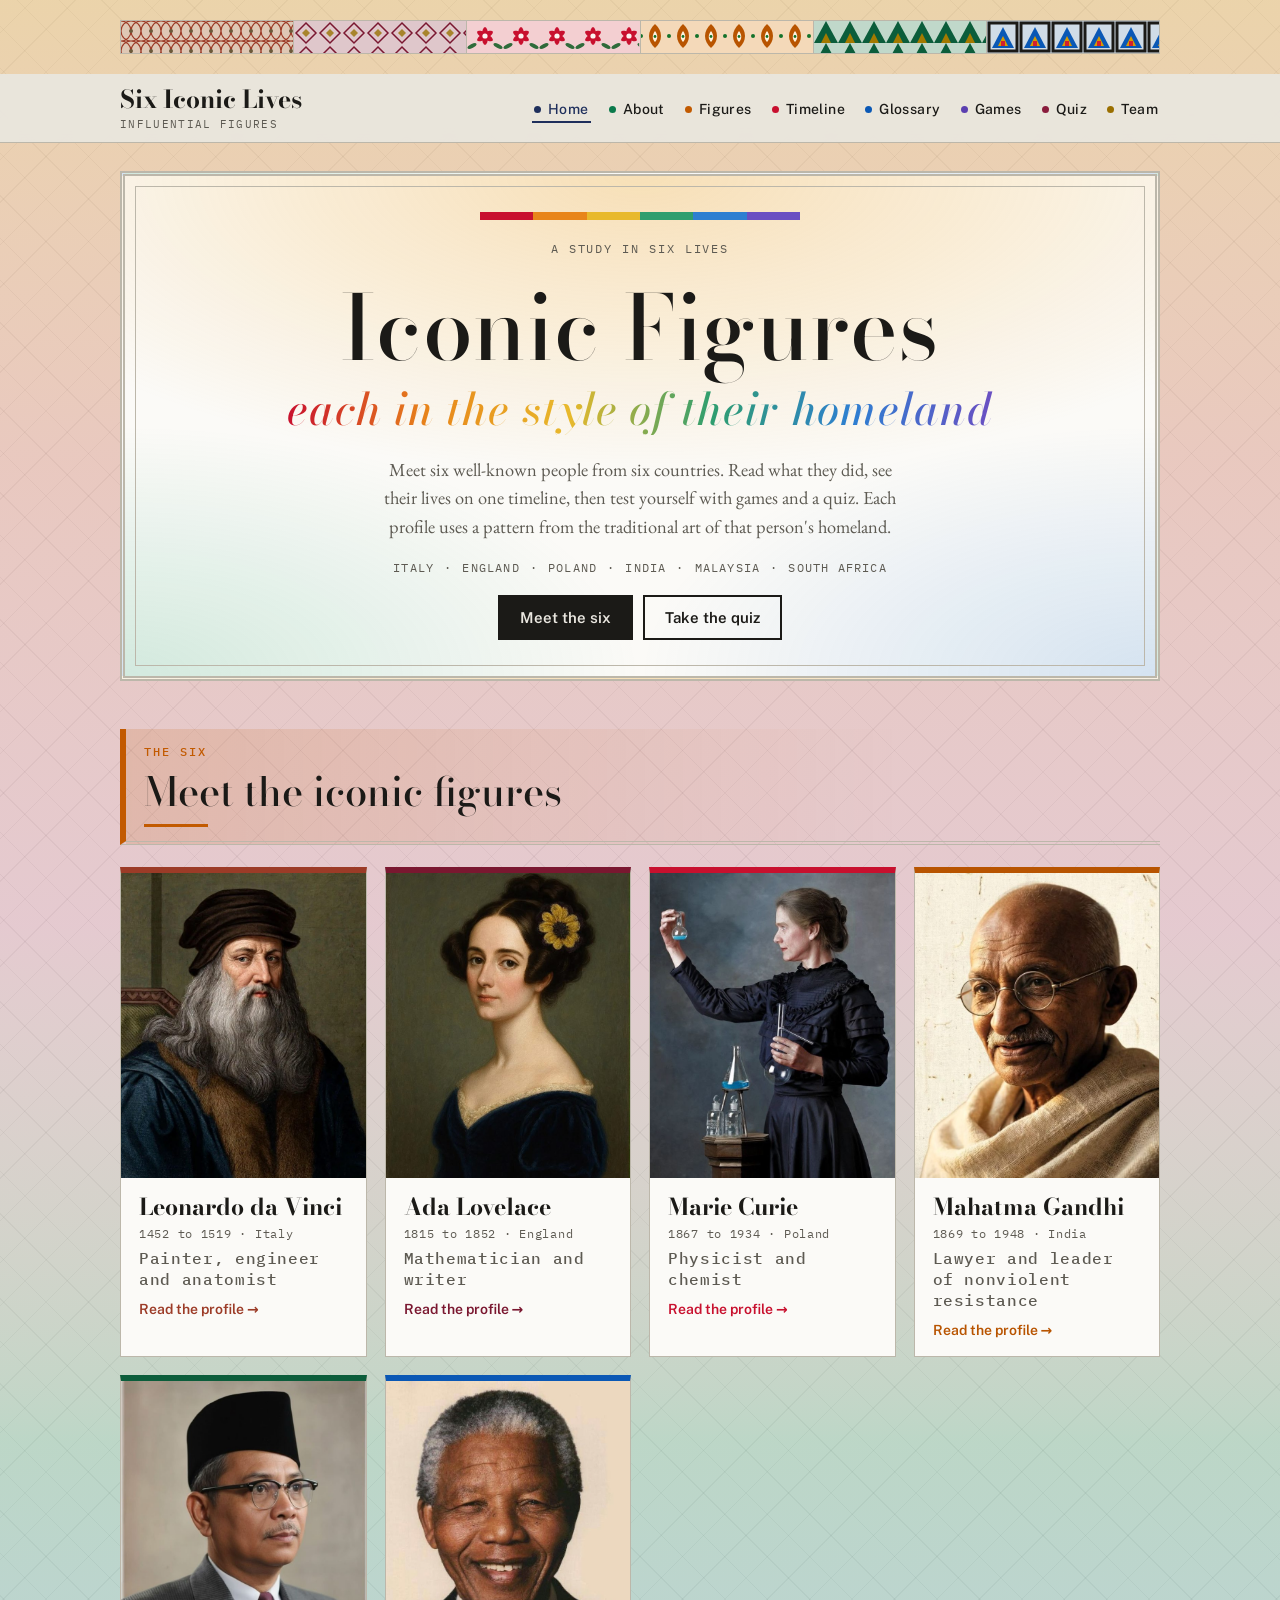
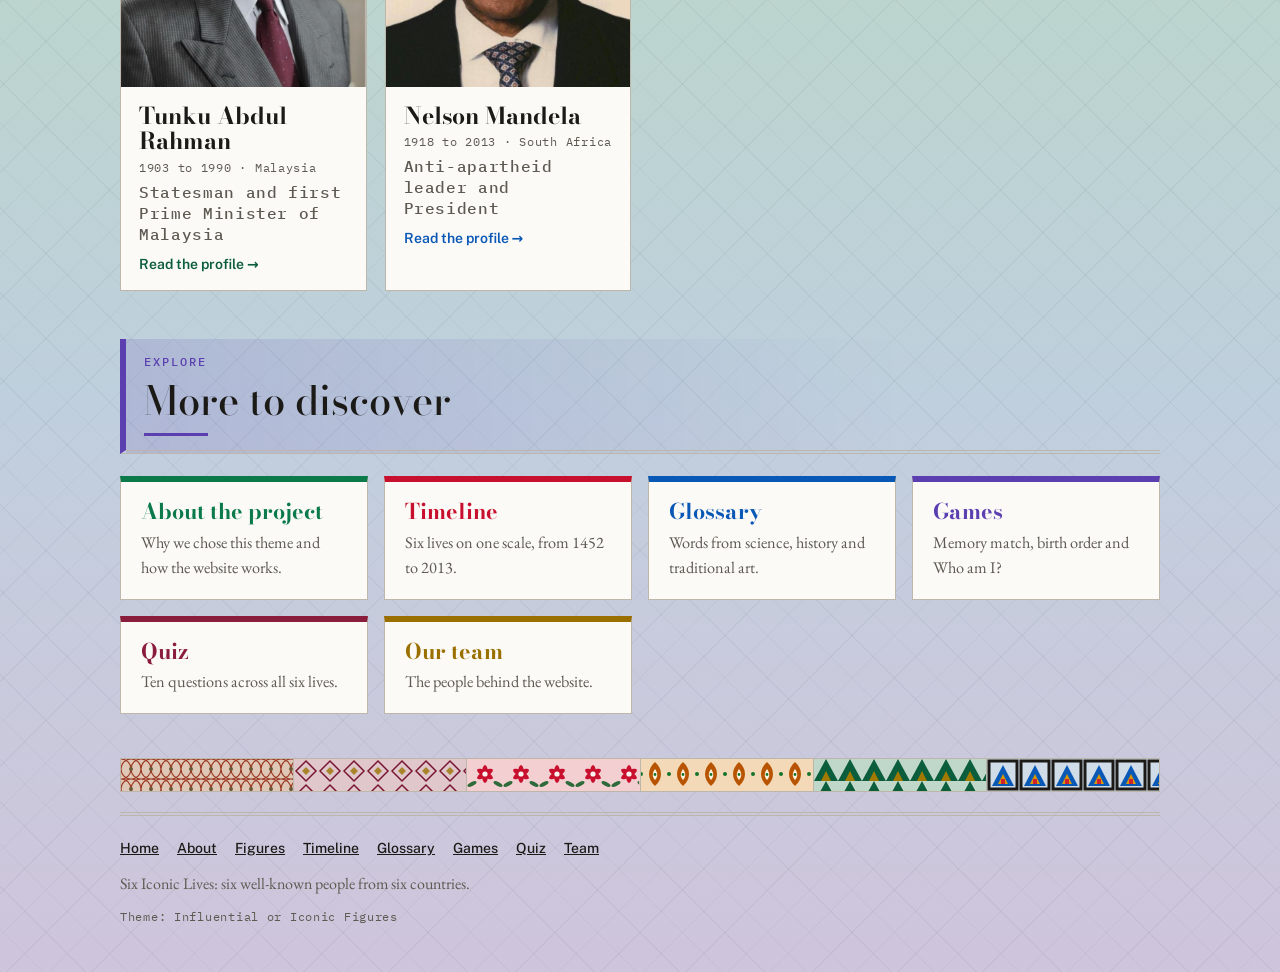
<file: index.html>
<!doctype html>
<html lang="en">
<head>
<meta charset="utf-8">
<meta name="viewport" content="width=device-width, initial-scale=1">
<title>Home | Six Iconic Lives</title>
<meta name="description" content="Six iconic figures from six countries, each presented in the traditional style of their homeland.">
<link rel="preconnect" href="https://fonts.googleapis.com">
<link rel="preconnect" href="https://fonts.gstatic.com" crossorigin>
<link rel="stylesheet" href="https://fonts.googleapis.com/css2?family=Bodoni+Moda:ital,opsz,wght@0,6..96,500;0,6..96,700;1,6..96,500&amp;family=EB+Garamond:ital,wght@0,400;0,500;0,600;1,400&amp;family=IBM+Plex+Mono:wght@400;500&amp;family=Public+Sans:wght@400;500;600&amp;display=swap">
<link rel="stylesheet" href="style.css">
</head>
<body class="p-home">
<a class="skip" href="#main">Skip to the main content</a>
<div class="wrap"><div class="ribbon" aria-hidden="true"><div class="t-leonardo"><svg class="band " width="100%" height="32" aria-hidden="true" focusable="false"><defs><pattern id="p1" width="20" height="20" patternUnits="userSpaceOnUse"><circle cx="0" cy="10" r="10" style="fill:none;stroke:var(--t-accent);stroke-width:1.2"/><circle cx="10" cy="10" r="10" style="fill:none;stroke:var(--t-accent);stroke-width:1.2"/><circle cx="20" cy="10" r="10" style="fill:none;stroke:var(--t-accent);stroke-width:1.2"/><circle cx="10" cy="10" r="2" style="fill:var(--t-accent2)"/></pattern></defs><rect width="100%" height="32" fill="url(#p1)"/></svg></div><div class="t-lovelace"><svg class="band " width="100%" height="32" aria-hidden="true" focusable="false"><defs><pattern id="p2" width="24" height="24" patternUnits="userSpaceOnUse"><polygon points="12,2 22,12 12,22 2,12" style="fill:none;stroke:var(--t-accent);stroke-width:1.5"/><polygon points="12,8 16,12 12,16 8,12" style="fill:var(--t-accent2)"/></pattern></defs><rect width="100%" height="32" fill="url(#p2)"/></svg></div><div class="t-curie"><svg class="band " width="100%" height="32" aria-hidden="true" focusable="false"><defs><pattern id="p3" width="36" height="32" patternUnits="userSpaceOnUse"><g transform="translate(18 15)"><ellipse rx="3.2" ry="9" style="fill:var(--t-accent)"/><ellipse rx="3.2" ry="9" transform="rotate(60)" style="fill:var(--t-accent)"/><ellipse rx="3.2" ry="9" transform="rotate(120)" style="fill:var(--t-accent)"/><circle r="2.6" style="fill:var(--t-bg)"/></g><ellipse cx="5" cy="25" rx="5" ry="2" transform="rotate(-28 5 25)" style="fill:var(--t-accent2)"/><ellipse cx="31" cy="25" rx="5" ry="2" transform="rotate(28 31 25)" style="fill:var(--t-accent2)"/></pattern></defs><rect width="100%" height="32" fill="url(#p3)"/></svg></div><div class="t-gandhi"><svg class="band " width="100%" height="32" aria-hidden="true" focusable="false"><defs><pattern id="p4" width="28" height="30" patternUnits="userSpaceOnUse"><path d="M14 3 C22 10 22 20 14 27 C6 20 6 10 14 3Z" style="fill:var(--t-accent)"/><path d="M14 10 C17 14 17 18 14 21 C11 18 11 14 14 10Z" style="fill:var(--t-bg)"/><circle cx="14" cy="15.5" r="1.4" style="fill:var(--t-accent2)"/><circle cx="0" cy="15" r="2" style="fill:var(--t-accent2)"/><circle cx="28" cy="15" r="2" style="fill:var(--t-accent2)"/></pattern></defs><rect width="100%" height="32" fill="url(#p4)"/></svg></div><div class="t-tunku"><svg class="band " width="100%" height="32" aria-hidden="true" focusable="false"><defs><pattern id="p5" width="24" height="22" patternUnits="userSpaceOnUse"><polygon points="0,22 12,0 24,22" style="fill:var(--t-accent)"/><polygon points="7,22 12,12 17,22" style="fill:var(--t-accent2)"/></pattern></defs><rect width="100%" height="32" fill="url(#p5)"/></svg></div><div class="t-mandela"><svg class="band " width="100%" height="32" aria-hidden="true" focusable="false"><defs><pattern id="p6" width="32" height="32" patternUnits="userSpaceOnUse"><rect x="2" y="2" width="28" height="28" style="fill:none;stroke:var(--t-ink);stroke-width:3"/><polygon points="16,6 27,27 5,27" style="fill:var(--t-accent)"/><polygon points="16,15 21,25 11,25" style="fill:var(--t-accent2)"/><rect x="14" y="20" width="4" height="5" style="fill:var(--t-accent3)"/></pattern></defs><rect width="100%" height="32" fill="url(#p6)"/></svg></div></div></div>
<header class="site-header">
<div class="wrap header-in">
<a class="brand" href="index.html">Six Iconic Lives<small>Influential figures</small></a>
<nav class="nav" aria-label="Main menu"><ul><li><a href="index.html" style="--c:var(--accent)" aria-current="page">Home</a></li><li><a href="about.html" style="--c:var(--c3)">About</a></li><li><a href="index.html#figures" style="--c:var(--c2)">Figures</a></li><li><a href="timeline.html" style="--c:var(--c1)">Timeline</a></li><li><a href="glossary.html" style="--c:var(--c4)">Glossary</a></li><li><a href="games.html" style="--c:var(--c6)">Games</a></li><li><a href="quiz.html" style="--c:var(--c5)">Quiz</a></li><li><a href="team.html" style="--c:var(--c8)">Team</a></li></ul></nav>
</div>
<div class="progress" aria-hidden="true"><i></i></div>
</header>
<main id="main" class="wrap">

<section class="frame">
<div class="stripe" aria-hidden="true"><i></i><i></i><i></i><i></i><i></i><i></i></div>
<p class="eyebrow">A study in six lives</p>
<h1>Iconic Figures<em>each in the style of their homeland</em></h1>
<p class="lede">Meet six well-known people from six countries. Read what they did, see their lives on one timeline, then test yourself with games and a quiz. Each profile uses a pattern from the traditional art of that person's homeland.</p>
<p class="countries"><span>Italy</span><span>England</span><span>Poland</span><span>India</span><span>Malaysia</span><span>South Africa</span></p>
<div class="btn-row"><a class="btn" href="#figures">Meet the six</a><a class="btn alt" href="quiz.html">Take the quiz</a></div>
</section>
<section class="block" id="figures" style="--sec:var(--c2)">
<div class="section-head"><p class="eyebrow">The six</p><h2>Meet the iconic figures</h2></div>
<div class="cards"><a class="fig-card t-leonardo" href="leonardo.html"><img src="leonardo.jpg" alt="Portrait of Leonardo da Vinci" loading="lazy" style="object-position:50% 20%"><div class="body"><h3>Leonardo da Vinci</h3><p class="years mono">1452 to 1519 · Italy</p><p class="role">Painter, engineer and anatomist</p><span class="more">Read the profile →</span></div></a><a class="fig-card t-lovelace" href="lovelace.html"><img src="lovelace.jpg" alt="Portrait of Ada Lovelace" loading="lazy" style="object-position:50% 20%"><div class="body"><h3>Ada Lovelace</h3><p class="years mono">1815 to 1852 · England</p><p class="role">Mathematician and writer</p><span class="more">Read the profile →</span></div></a><a class="fig-card t-curie" href="curie.html"><img src="curie.jpg" alt="Portrait of Marie Curie" loading="lazy" style="object-position:50% 30%"><div class="body"><h3>Marie Curie</h3><p class="years mono">1867 to 1934 · Poland</p><p class="role">Physicist and chemist</p><span class="more">Read the profile →</span></div></a><a class="fig-card t-gandhi" href="gandhi.html"><img src="gandhi.jpg" alt="Portrait of Mahatma Gandhi" loading="lazy" style="object-position:50% 25%"><div class="body"><h3>Mahatma Gandhi</h3><p class="years mono">1869 to 1948 · India</p><p class="role">Lawyer and leader of nonviolent resistance</p><span class="more">Read the profile →</span></div></a><a class="fig-card t-tunku" href="tunku.html"><img src="tunku.jpg" alt="Portrait of Tunku Abdul Rahman" loading="lazy" style="object-position:50% 20%"><div class="body"><h3>Tunku Abdul Rahman</h3><p class="years mono">1903 to 1990 · Malaysia</p><p class="role">Statesman and first Prime Minister of Malaysia</p><span class="more">Read the profile →</span></div></a><a class="fig-card t-mandela" href="mandela.html"><img src="mandela.jpg" alt="Portrait of Nelson Mandela" loading="lazy" style="object-position:50% 20%"><div class="body"><h3>Nelson Mandela</h3><p class="years mono">1918 to 2013 · South Africa</p><p class="role">Anti-apartheid leader and President</p><span class="more">Read the profile →</span></div></a></div>
</section>
<section class="block" style="--sec:var(--c6)">
<div class="section-head"><p class="eyebrow">Explore</p><h2>More to discover</h2></div>
<div class="tiles"><a class="tile" href="about.html" style="--c:var(--c3)"><h3>About the project</h3><p>Why we chose this theme and how the website works.</p></a><a class="tile" href="timeline.html" style="--c:var(--c1)"><h3>Timeline</h3><p>Six lives on one scale, from 1452 to 2013.</p></a><a class="tile" href="glossary.html" style="--c:var(--c4)"><h3>Glossary</h3><p>Words from science, history and traditional art.</p></a><a class="tile" href="games.html" style="--c:var(--c6)"><h3>Games</h3><p>Memory match, birth order and Who am I?</p></a><a class="tile" href="quiz.html" style="--c:var(--c5)"><h3>Quiz</h3><p>Ten questions across all six lives.</p></a><a class="tile" href="team.html" style="--c:var(--c8)"><h3>Our team</h3><p>The people behind the website.</p></a></div>
</section>

</main>
<div class="wrap"><div class="ribbon" aria-hidden="true"><div class="t-leonardo"><svg class="band " width="100%" height="32" aria-hidden="true" focusable="false"><defs><pattern id="p7" width="20" height="20" patternUnits="userSpaceOnUse"><circle cx="0" cy="10" r="10" style="fill:none;stroke:var(--t-accent);stroke-width:1.2"/><circle cx="10" cy="10" r="10" style="fill:none;stroke:var(--t-accent);stroke-width:1.2"/><circle cx="20" cy="10" r="10" style="fill:none;stroke:var(--t-accent);stroke-width:1.2"/><circle cx="10" cy="10" r="2" style="fill:var(--t-accent2)"/></pattern></defs><rect width="100%" height="32" fill="url(#p7)"/></svg></div><div class="t-lovelace"><svg class="band " width="100%" height="32" aria-hidden="true" focusable="false"><defs><pattern id="p8" width="24" height="24" patternUnits="userSpaceOnUse"><polygon points="12,2 22,12 12,22 2,12" style="fill:none;stroke:var(--t-accent);stroke-width:1.5"/><polygon points="12,8 16,12 12,16 8,12" style="fill:var(--t-accent2)"/></pattern></defs><rect width="100%" height="32" fill="url(#p8)"/></svg></div><div class="t-curie"><svg class="band " width="100%" height="32" aria-hidden="true" focusable="false"><defs><pattern id="p9" width="36" height="32" patternUnits="userSpaceOnUse"><g transform="translate(18 15)"><ellipse rx="3.2" ry="9" style="fill:var(--t-accent)"/><ellipse rx="3.2" ry="9" transform="rotate(60)" style="fill:var(--t-accent)"/><ellipse rx="3.2" ry="9" transform="rotate(120)" style="fill:var(--t-accent)"/><circle r="2.6" style="fill:var(--t-bg)"/></g><ellipse cx="5" cy="25" rx="5" ry="2" transform="rotate(-28 5 25)" style="fill:var(--t-accent2)"/><ellipse cx="31" cy="25" rx="5" ry="2" transform="rotate(28 31 25)" style="fill:var(--t-accent2)"/></pattern></defs><rect width="100%" height="32" fill="url(#p9)"/></svg></div><div class="t-gandhi"><svg class="band " width="100%" height="32" aria-hidden="true" focusable="false"><defs><pattern id="p10" width="28" height="30" patternUnits="userSpaceOnUse"><path d="M14 3 C22 10 22 20 14 27 C6 20 6 10 14 3Z" style="fill:var(--t-accent)"/><path d="M14 10 C17 14 17 18 14 21 C11 18 11 14 14 10Z" style="fill:var(--t-bg)"/><circle cx="14" cy="15.5" r="1.4" style="fill:var(--t-accent2)"/><circle cx="0" cy="15" r="2" style="fill:var(--t-accent2)"/><circle cx="28" cy="15" r="2" style="fill:var(--t-accent2)"/></pattern></defs><rect width="100%" height="32" fill="url(#p10)"/></svg></div><div class="t-tunku"><svg class="band " width="100%" height="32" aria-hidden="true" focusable="false"><defs><pattern id="p11" width="24" height="22" patternUnits="userSpaceOnUse"><polygon points="0,22 12,0 24,22" style="fill:var(--t-accent)"/><polygon points="7,22 12,12 17,22" style="fill:var(--t-accent2)"/></pattern></defs><rect width="100%" height="32" fill="url(#p11)"/></svg></div><div class="t-mandela"><svg class="band " width="100%" height="32" aria-hidden="true" focusable="false"><defs><pattern id="p12" width="32" height="32" patternUnits="userSpaceOnUse"><rect x="2" y="2" width="28" height="28" style="fill:none;stroke:var(--t-ink);stroke-width:3"/><polygon points="16,6 27,27 5,27" style="fill:var(--t-accent)"/><polygon points="16,15 21,25 11,25" style="fill:var(--t-accent2)"/><rect x="14" y="20" width="4" height="5" style="fill:var(--t-accent3)"/></pattern></defs><rect width="100%" height="32" fill="url(#p12)"/></svg></div></div>
<footer class="site-footer">
<ul><li><a href="index.html">Home</a></li><li><a href="about.html">About</a></li><li><a href="index.html#figures">Figures</a></li><li><a href="timeline.html">Timeline</a></li><li><a href="glossary.html">Glossary</a></li><li><a href="games.html">Games</a></li><li><a href="quiz.html">Quiz</a></li><li><a href="team.html">Team</a></li></ul>
<p>Six Iconic Lives: six well-known people from six countries.</p>
<p class="mono">Theme: Influential or Iconic Figures</p>
</footer>
</div>
<script src="data.js"></script>
<script src="script.js"></script>
</body>
</html>
</file>
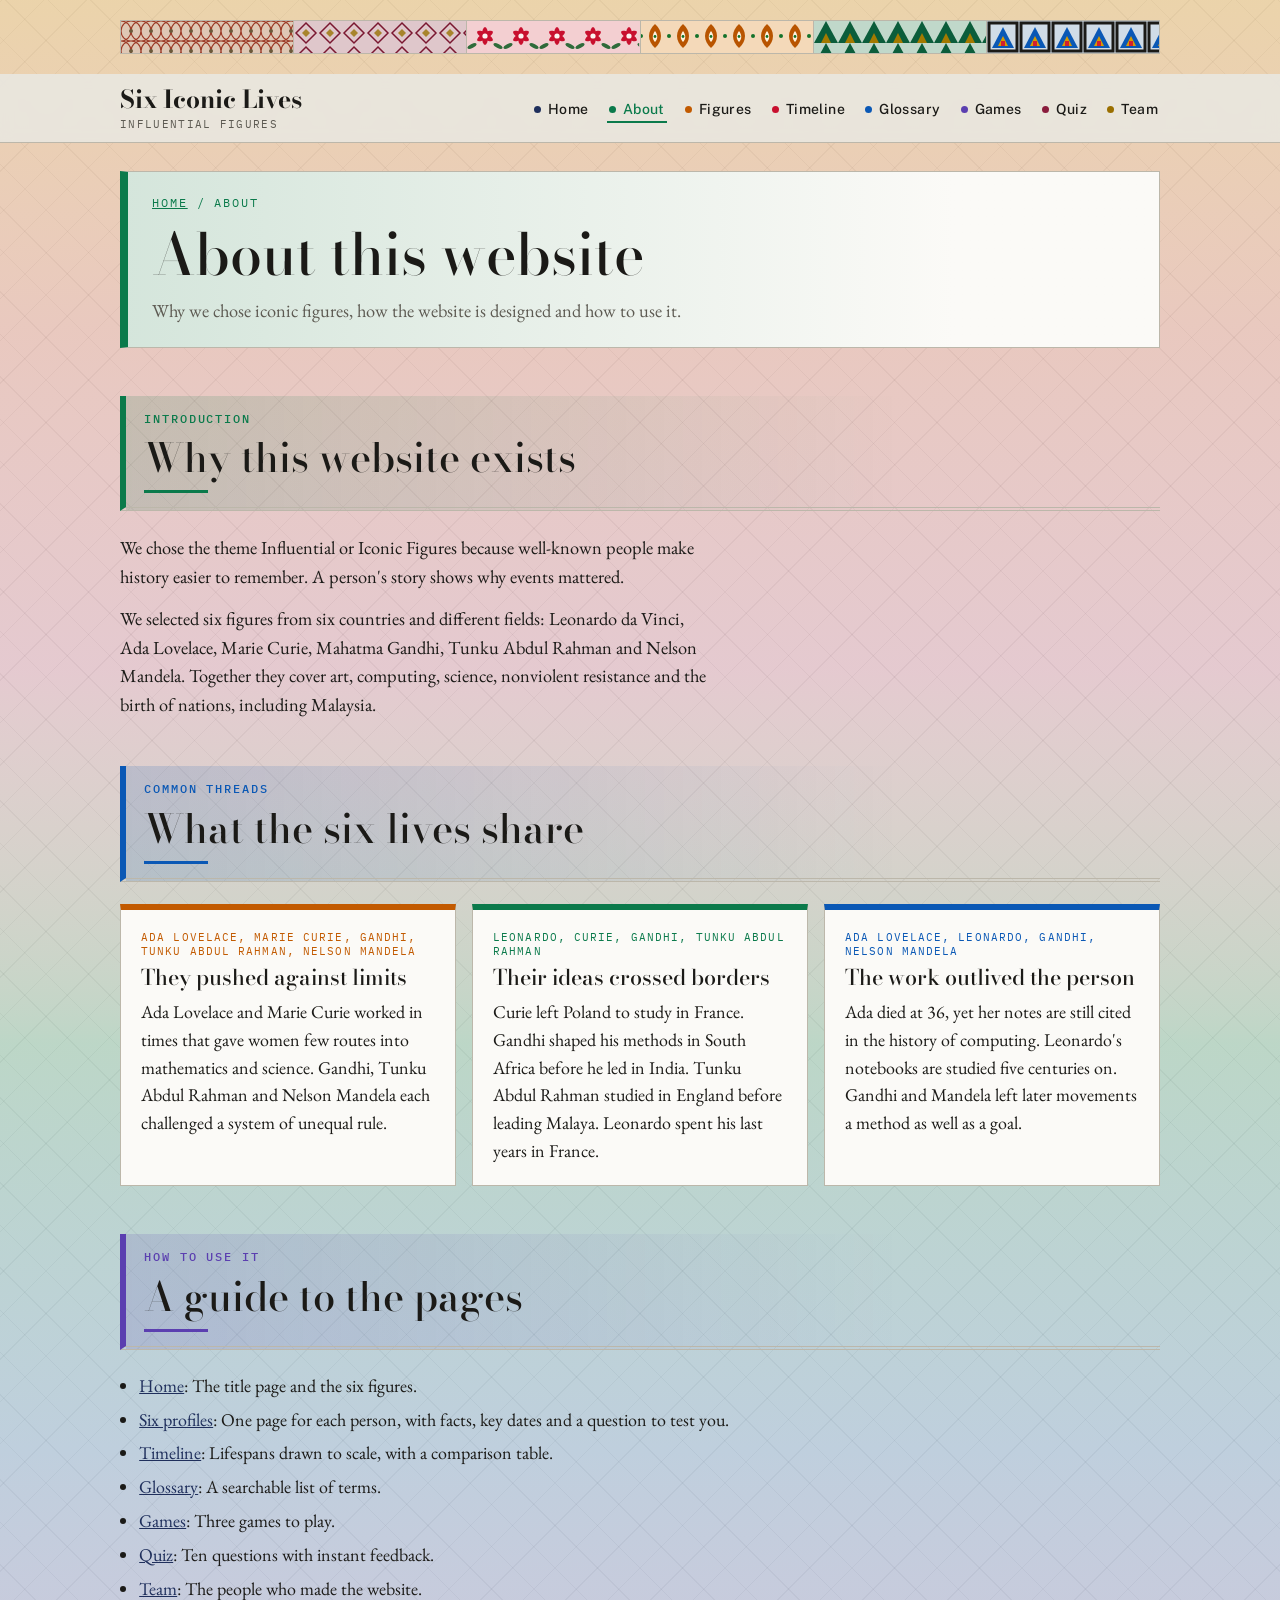
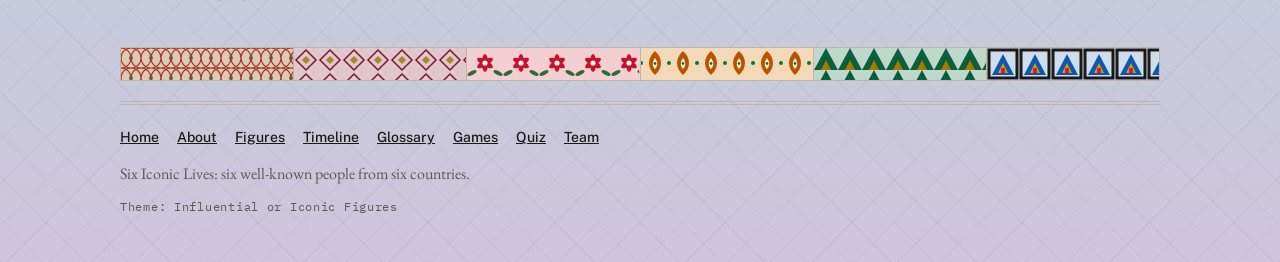
<file: about.html>
<!doctype html>
<html lang="en">
<head>
<meta charset="utf-8">
<meta name="viewport" content="width=device-width, initial-scale=1">
<title>About | Six Iconic Lives</title>
<meta name="description" content="The purpose, concept and structure of the Six Iconic Lives website.">
<link rel="preconnect" href="https://fonts.googleapis.com">
<link rel="preconnect" href="https://fonts.gstatic.com" crossorigin>
<link rel="stylesheet" href="https://fonts.googleapis.com/css2?family=Bodoni+Moda:ital,opsz,wght@0,6..96,500;0,6..96,700;1,6..96,500&amp;family=EB+Garamond:ital,wght@0,400;0,500;0,600;1,400&amp;family=IBM+Plex+Mono:wght@400;500&amp;family=Public+Sans:wght@400;500;600&amp;display=swap">
<link rel="stylesheet" href="style.css">
</head>
<body class="p-about">
<a class="skip" href="#main">Skip to the main content</a>
<div class="wrap"><div class="ribbon" aria-hidden="true"><div class="t-leonardo"><svg class="band " width="100%" height="32" aria-hidden="true" focusable="false"><defs><pattern id="p13" width="20" height="20" patternUnits="userSpaceOnUse"><circle cx="0" cy="10" r="10" style="fill:none;stroke:var(--t-accent);stroke-width:1.2"/><circle cx="10" cy="10" r="10" style="fill:none;stroke:var(--t-accent);stroke-width:1.2"/><circle cx="20" cy="10" r="10" style="fill:none;stroke:var(--t-accent);stroke-width:1.2"/><circle cx="10" cy="10" r="2" style="fill:var(--t-accent2)"/></pattern></defs><rect width="100%" height="32" fill="url(#p13)"/></svg></div><div class="t-lovelace"><svg class="band " width="100%" height="32" aria-hidden="true" focusable="false"><defs><pattern id="p14" width="24" height="24" patternUnits="userSpaceOnUse"><polygon points="12,2 22,12 12,22 2,12" style="fill:none;stroke:var(--t-accent);stroke-width:1.5"/><polygon points="12,8 16,12 12,16 8,12" style="fill:var(--t-accent2)"/></pattern></defs><rect width="100%" height="32" fill="url(#p14)"/></svg></div><div class="t-curie"><svg class="band " width="100%" height="32" aria-hidden="true" focusable="false"><defs><pattern id="p15" width="36" height="32" patternUnits="userSpaceOnUse"><g transform="translate(18 15)"><ellipse rx="3.2" ry="9" style="fill:var(--t-accent)"/><ellipse rx="3.2" ry="9" transform="rotate(60)" style="fill:var(--t-accent)"/><ellipse rx="3.2" ry="9" transform="rotate(120)" style="fill:var(--t-accent)"/><circle r="2.6" style="fill:var(--t-bg)"/></g><ellipse cx="5" cy="25" rx="5" ry="2" transform="rotate(-28 5 25)" style="fill:var(--t-accent2)"/><ellipse cx="31" cy="25" rx="5" ry="2" transform="rotate(28 31 25)" style="fill:var(--t-accent2)"/></pattern></defs><rect width="100%" height="32" fill="url(#p15)"/></svg></div><div class="t-gandhi"><svg class="band " width="100%" height="32" aria-hidden="true" focusable="false"><defs><pattern id="p16" width="28" height="30" patternUnits="userSpaceOnUse"><path d="M14 3 C22 10 22 20 14 27 C6 20 6 10 14 3Z" style="fill:var(--t-accent)"/><path d="M14 10 C17 14 17 18 14 21 C11 18 11 14 14 10Z" style="fill:var(--t-bg)"/><circle cx="14" cy="15.5" r="1.4" style="fill:var(--t-accent2)"/><circle cx="0" cy="15" r="2" style="fill:var(--t-accent2)"/><circle cx="28" cy="15" r="2" style="fill:var(--t-accent2)"/></pattern></defs><rect width="100%" height="32" fill="url(#p16)"/></svg></div><div class="t-tunku"><svg class="band " width="100%" height="32" aria-hidden="true" focusable="false"><defs><pattern id="p17" width="24" height="22" patternUnits="userSpaceOnUse"><polygon points="0,22 12,0 24,22" style="fill:var(--t-accent)"/><polygon points="7,22 12,12 17,22" style="fill:var(--t-accent2)"/></pattern></defs><rect width="100%" height="32" fill="url(#p17)"/></svg></div><div class="t-mandela"><svg class="band " width="100%" height="32" aria-hidden="true" focusable="false"><defs><pattern id="p18" width="32" height="32" patternUnits="userSpaceOnUse"><rect x="2" y="2" width="28" height="28" style="fill:none;stroke:var(--t-ink);stroke-width:3"/><polygon points="16,6 27,27 5,27" style="fill:var(--t-accent)"/><polygon points="16,15 21,25 11,25" style="fill:var(--t-accent2)"/><rect x="14" y="20" width="4" height="5" style="fill:var(--t-accent3)"/></pattern></defs><rect width="100%" height="32" fill="url(#p18)"/></svg></div></div></div>
<header class="site-header">
<div class="wrap header-in">
<a class="brand" href="index.html">Six Iconic Lives<small>Influential figures</small></a>
<nav class="nav" aria-label="Main menu"><ul><li><a href="index.html" style="--c:var(--accent)">Home</a></li><li><a href="about.html" style="--c:var(--c3)" aria-current="page">About</a></li><li><a href="index.html#figures" style="--c:var(--c2)">Figures</a></li><li><a href="timeline.html" style="--c:var(--c1)">Timeline</a></li><li><a href="glossary.html" style="--c:var(--c4)">Glossary</a></li><li><a href="games.html" style="--c:var(--c6)">Games</a></li><li><a href="quiz.html" style="--c:var(--c5)">Quiz</a></li><li><a href="team.html" style="--c:var(--c8)">Team</a></li></ul></nav>
</div>
<div class="progress" aria-hidden="true"><i></i></div>
</header>
<main id="main" class="wrap">
<section class="page-hero"><p class="eyebrow"><a href="index.html">Home</a> / About</p><h1>About this website</h1><p class="lede">Why we chose iconic figures, how the website is designed and how to use it.</p></section>
<section class="block" style="--sec:var(--c3)">
<div class="section-head"><p class="eyebrow">Introduction</p><h2>Why this website exists</h2></div>
<div class="prose">
<p>We chose the theme Influential or Iconic Figures because well-known people make history easier to remember. A person's story shows why events mattered.</p>
<p>We selected six figures from six countries and different fields: Leonardo da Vinci, Ada Lovelace, Marie Curie, Mahatma Gandhi, Tunku Abdul Rahman and Nelson Mandela. Together they cover art, computing, science, nonviolent resistance and the birth of nations, including Malaysia.</p>
</div>
</section>
<section class="block" style="--sec:var(--c4)">
<div class="section-head"><p class="eyebrow">Common threads</p><h2>What the six lives share</h2></div>
<div class="threads"><article class="thread" style="--c:var(--c2)"><p class="who">Ada Lovelace, Marie Curie, Gandhi, Tunku Abdul Rahman, Nelson Mandela</p><h3>They pushed against limits</h3><p>Ada Lovelace and Marie Curie worked in times that gave women few routes into mathematics and science. Gandhi, Tunku Abdul Rahman and Nelson Mandela each challenged a system of unequal rule.</p></article><article class="thread" style="--c:var(--c3)"><p class="who">Leonardo, Curie, Gandhi, Tunku Abdul Rahman</p><h3>Their ideas crossed borders</h3><p>Curie left Poland to study in France. Gandhi shaped his methods in South Africa before he led in India. Tunku Abdul Rahman studied in England before leading Malaya. Leonardo spent his last years in France.</p></article><article class="thread" style="--c:var(--c4)"><p class="who">Ada Lovelace, Leonardo, Gandhi, Nelson Mandela</p><h3>The work outlived the person</h3><p>Ada died at 36, yet her notes are still cited in the history of computing. Leonardo&#x27;s notebooks are studied five centuries on. Gandhi and Mandela left later movements a method as well as a goal.</p></article></div>
</section>
<section class="block" style="--sec:var(--c6)">
<div class="section-head"><p class="eyebrow">How to use it</p><h2>A guide to the pages</h2></div>
<ul class="plain-list"><li><a href="index.html">Home</a>: The title page and the six figures.</li><li><a href="leonardo.html">Six profiles</a>: One page for each person, with facts, key dates and a question to test you.</li><li><a href="timeline.html">Timeline</a>: Lifespans drawn to scale, with a comparison table.</li><li><a href="glossary.html">Glossary</a>: A searchable list of terms.</li><li><a href="games.html">Games</a>: Three games to play.</li><li><a href="quiz.html">Quiz</a>: Ten questions with instant feedback.</li><li><a href="team.html">Team</a>: The people who made the website.</li></ul>
</section>

</main>
<div class="wrap"><div class="ribbon" aria-hidden="true"><div class="t-leonardo"><svg class="band " width="100%" height="32" aria-hidden="true" focusable="false"><defs><pattern id="p19" width="20" height="20" patternUnits="userSpaceOnUse"><circle cx="0" cy="10" r="10" style="fill:none;stroke:var(--t-accent);stroke-width:1.2"/><circle cx="10" cy="10" r="10" style="fill:none;stroke:var(--t-accent);stroke-width:1.2"/><circle cx="20" cy="10" r="10" style="fill:none;stroke:var(--t-accent);stroke-width:1.2"/><circle cx="10" cy="10" r="2" style="fill:var(--t-accent2)"/></pattern></defs><rect width="100%" height="32" fill="url(#p19)"/></svg></div><div class="t-lovelace"><svg class="band " width="100%" height="32" aria-hidden="true" focusable="false"><defs><pattern id="p20" width="24" height="24" patternUnits="userSpaceOnUse"><polygon points="12,2 22,12 12,22 2,12" style="fill:none;stroke:var(--t-accent);stroke-width:1.5"/><polygon points="12,8 16,12 12,16 8,12" style="fill:var(--t-accent2)"/></pattern></defs><rect width="100%" height="32" fill="url(#p20)"/></svg></div><div class="t-curie"><svg class="band " width="100%" height="32" aria-hidden="true" focusable="false"><defs><pattern id="p21" width="36" height="32" patternUnits="userSpaceOnUse"><g transform="translate(18 15)"><ellipse rx="3.2" ry="9" style="fill:var(--t-accent)"/><ellipse rx="3.2" ry="9" transform="rotate(60)" style="fill:var(--t-accent)"/><ellipse rx="3.2" ry="9" transform="rotate(120)" style="fill:var(--t-accent)"/><circle r="2.6" style="fill:var(--t-bg)"/></g><ellipse cx="5" cy="25" rx="5" ry="2" transform="rotate(-28 5 25)" style="fill:var(--t-accent2)"/><ellipse cx="31" cy="25" rx="5" ry="2" transform="rotate(28 31 25)" style="fill:var(--t-accent2)"/></pattern></defs><rect width="100%" height="32" fill="url(#p21)"/></svg></div><div class="t-gandhi"><svg class="band " width="100%" height="32" aria-hidden="true" focusable="false"><defs><pattern id="p22" width="28" height="30" patternUnits="userSpaceOnUse"><path d="M14 3 C22 10 22 20 14 27 C6 20 6 10 14 3Z" style="fill:var(--t-accent)"/><path d="M14 10 C17 14 17 18 14 21 C11 18 11 14 14 10Z" style="fill:var(--t-bg)"/><circle cx="14" cy="15.5" r="1.4" style="fill:var(--t-accent2)"/><circle cx="0" cy="15" r="2" style="fill:var(--t-accent2)"/><circle cx="28" cy="15" r="2" style="fill:var(--t-accent2)"/></pattern></defs><rect width="100%" height="32" fill="url(#p22)"/></svg></div><div class="t-tunku"><svg class="band " width="100%" height="32" aria-hidden="true" focusable="false"><defs><pattern id="p23" width="24" height="22" patternUnits="userSpaceOnUse"><polygon points="0,22 12,0 24,22" style="fill:var(--t-accent)"/><polygon points="7,22 12,12 17,22" style="fill:var(--t-accent2)"/></pattern></defs><rect width="100%" height="32" fill="url(#p23)"/></svg></div><div class="t-mandela"><svg class="band " width="100%" height="32" aria-hidden="true" focusable="false"><defs><pattern id="p24" width="32" height="32" patternUnits="userSpaceOnUse"><rect x="2" y="2" width="28" height="28" style="fill:none;stroke:var(--t-ink);stroke-width:3"/><polygon points="16,6 27,27 5,27" style="fill:var(--t-accent)"/><polygon points="16,15 21,25 11,25" style="fill:var(--t-accent2)"/><rect x="14" y="20" width="4" height="5" style="fill:var(--t-accent3)"/></pattern></defs><rect width="100%" height="32" fill="url(#p24)"/></svg></div></div>
<footer class="site-footer">
<ul><li><a href="index.html">Home</a></li><li><a href="about.html">About</a></li><li><a href="index.html#figures">Figures</a></li><li><a href="timeline.html">Timeline</a></li><li><a href="glossary.html">Glossary</a></li><li><a href="games.html">Games</a></li><li><a href="quiz.html">Quiz</a></li><li><a href="team.html">Team</a></li></ul>
<p>Six Iconic Lives: six well-known people from six countries.</p>
<p class="mono">Theme: Influential or Iconic Figures</p>
</footer>
</div>
<script src="data.js"></script>
<script src="script.js"></script>
</body>
</html>
</file>
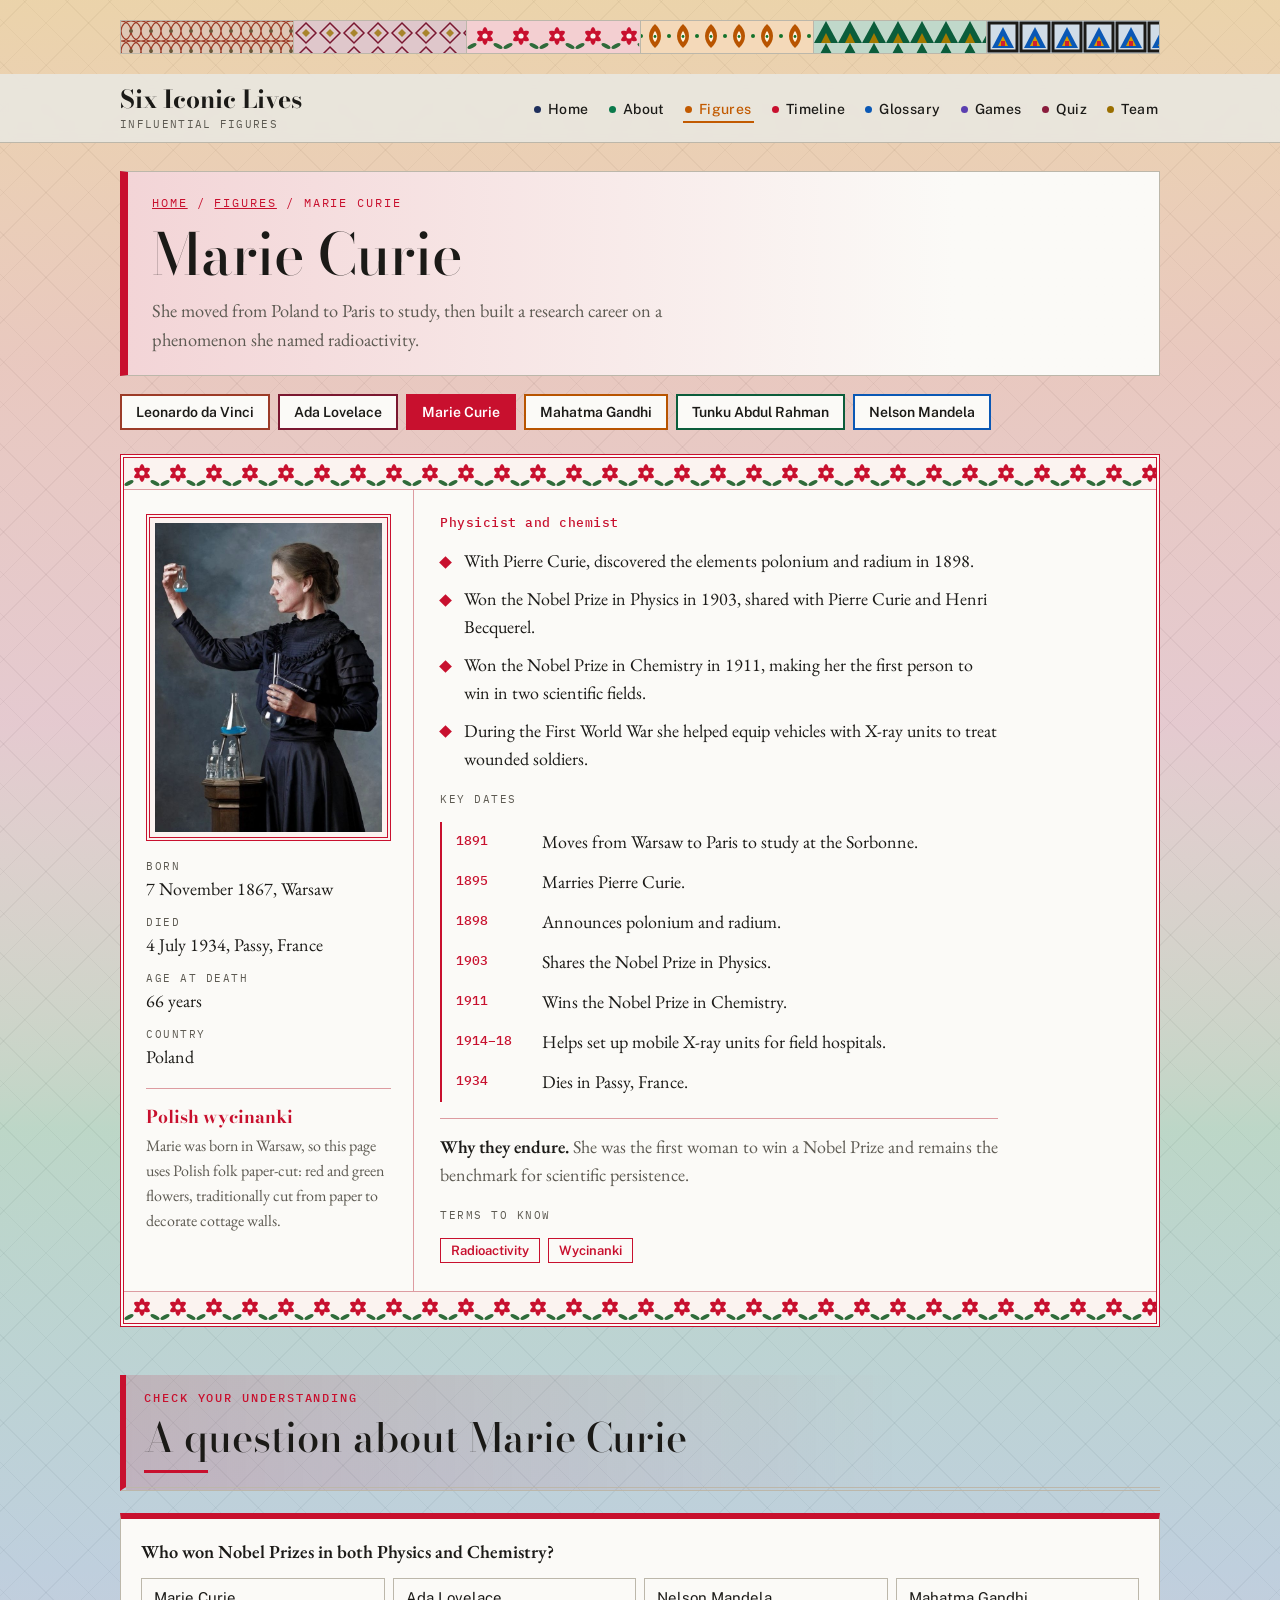
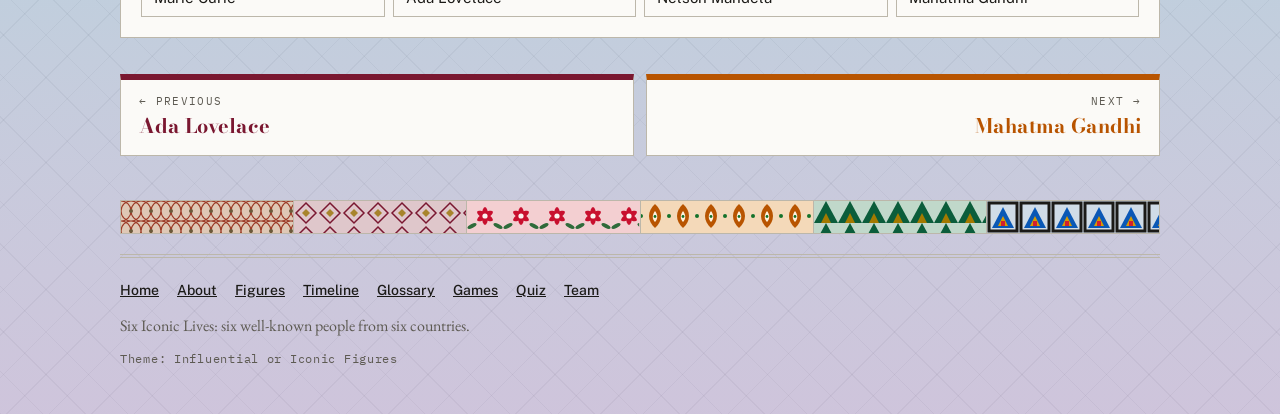
<file: curie.html>
<!doctype html>
<html lang="en">
<head>
<meta charset="utf-8">
<meta name="viewport" content="width=device-width, initial-scale=1">
<title>Marie Curie | Six Iconic Lives</title>
<meta name="description" content="She moved from Poland to Paris to study, then built a research career on a phenomenon she named radioactivity.">
<link rel="preconnect" href="https://fonts.googleapis.com">
<link rel="preconnect" href="https://fonts.gstatic.com" crossorigin>
<link rel="stylesheet" href="https://fonts.googleapis.com/css2?family=Bodoni+Moda:ital,opsz,wght@0,6..96,500;0,6..96,700;1,6..96,500&amp;family=EB+Garamond:ital,wght@0,400;0,500;0,600;1,400&amp;family=IBM+Plex+Mono:wght@400;500&amp;family=Public+Sans:wght@400;500;600&amp;display=swap">
<link rel="stylesheet" href="style.css">
</head>
<body class="fig t-curie">
<a class="skip" href="#main">Skip to the main content</a>
<div class="wrap"><div class="ribbon" aria-hidden="true"><div class="t-leonardo"><svg class="band " width="100%" height="32" aria-hidden="true" focusable="false"><defs><pattern id="p55" width="20" height="20" patternUnits="userSpaceOnUse"><circle cx="0" cy="10" r="10" style="fill:none;stroke:var(--t-accent);stroke-width:1.2"/><circle cx="10" cy="10" r="10" style="fill:none;stroke:var(--t-accent);stroke-width:1.2"/><circle cx="20" cy="10" r="10" style="fill:none;stroke:var(--t-accent);stroke-width:1.2"/><circle cx="10" cy="10" r="2" style="fill:var(--t-accent2)"/></pattern></defs><rect width="100%" height="32" fill="url(#p55)"/></svg></div><div class="t-lovelace"><svg class="band " width="100%" height="32" aria-hidden="true" focusable="false"><defs><pattern id="p56" width="24" height="24" patternUnits="userSpaceOnUse"><polygon points="12,2 22,12 12,22 2,12" style="fill:none;stroke:var(--t-accent);stroke-width:1.5"/><polygon points="12,8 16,12 12,16 8,12" style="fill:var(--t-accent2)"/></pattern></defs><rect width="100%" height="32" fill="url(#p56)"/></svg></div><div class="t-curie"><svg class="band " width="100%" height="32" aria-hidden="true" focusable="false"><defs><pattern id="p57" width="36" height="32" patternUnits="userSpaceOnUse"><g transform="translate(18 15)"><ellipse rx="3.2" ry="9" style="fill:var(--t-accent)"/><ellipse rx="3.2" ry="9" transform="rotate(60)" style="fill:var(--t-accent)"/><ellipse rx="3.2" ry="9" transform="rotate(120)" style="fill:var(--t-accent)"/><circle r="2.6" style="fill:var(--t-bg)"/></g><ellipse cx="5" cy="25" rx="5" ry="2" transform="rotate(-28 5 25)" style="fill:var(--t-accent2)"/><ellipse cx="31" cy="25" rx="5" ry="2" transform="rotate(28 31 25)" style="fill:var(--t-accent2)"/></pattern></defs><rect width="100%" height="32" fill="url(#p57)"/></svg></div><div class="t-gandhi"><svg class="band " width="100%" height="32" aria-hidden="true" focusable="false"><defs><pattern id="p58" width="28" height="30" patternUnits="userSpaceOnUse"><path d="M14 3 C22 10 22 20 14 27 C6 20 6 10 14 3Z" style="fill:var(--t-accent)"/><path d="M14 10 C17 14 17 18 14 21 C11 18 11 14 14 10Z" style="fill:var(--t-bg)"/><circle cx="14" cy="15.5" r="1.4" style="fill:var(--t-accent2)"/><circle cx="0" cy="15" r="2" style="fill:var(--t-accent2)"/><circle cx="28" cy="15" r="2" style="fill:var(--t-accent2)"/></pattern></defs><rect width="100%" height="32" fill="url(#p58)"/></svg></div><div class="t-tunku"><svg class="band " width="100%" height="32" aria-hidden="true" focusable="false"><defs><pattern id="p59" width="24" height="22" patternUnits="userSpaceOnUse"><polygon points="0,22 12,0 24,22" style="fill:var(--t-accent)"/><polygon points="7,22 12,12 17,22" style="fill:var(--t-accent2)"/></pattern></defs><rect width="100%" height="32" fill="url(#p59)"/></svg></div><div class="t-mandela"><svg class="band " width="100%" height="32" aria-hidden="true" focusable="false"><defs><pattern id="p60" width="32" height="32" patternUnits="userSpaceOnUse"><rect x="2" y="2" width="28" height="28" style="fill:none;stroke:var(--t-ink);stroke-width:3"/><polygon points="16,6 27,27 5,27" style="fill:var(--t-accent)"/><polygon points="16,15 21,25 11,25" style="fill:var(--t-accent2)"/><rect x="14" y="20" width="4" height="5" style="fill:var(--t-accent3)"/></pattern></defs><rect width="100%" height="32" fill="url(#p60)"/></svg></div></div></div>
<header class="site-header">
<div class="wrap header-in">
<a class="brand" href="index.html">Six Iconic Lives<small>Influential figures</small></a>
<nav class="nav" aria-label="Main menu"><ul><li><a href="index.html" style="--c:var(--accent)">Home</a></li><li><a href="about.html" style="--c:var(--c3)">About</a></li><li><a href="index.html#figures" style="--c:var(--c2)" aria-current="true">Figures</a></li><li><a href="timeline.html" style="--c:var(--c1)">Timeline</a></li><li><a href="glossary.html" style="--c:var(--c4)">Glossary</a></li><li><a href="games.html" style="--c:var(--c6)">Games</a></li><li><a href="quiz.html" style="--c:var(--c5)">Quiz</a></li><li><a href="team.html" style="--c:var(--c8)">Team</a></li></ul></nav>
</div>
<div class="progress" aria-hidden="true"><i></i></div>
</header>
<main id="main" class="wrap">
<section class="page-hero"><p class="eyebrow"><a href="index.html">Home</a> / <a href="index.html#figures">Figures</a> / Marie Curie</p><h1>Marie Curie</h1><p class="lede">She moved from Poland to Paris to study, then built a research career on a phenomenon she named radioactivity.</p></section>
<div class="fig-strip" aria-label="Choose a figure"><a class="chip t-leonardo" href="leonardo.html">Leonardo da Vinci</a><a class="chip t-lovelace" href="lovelace.html">Ada Lovelace</a><a class="chip t-curie" href="curie.html" aria-current="page">Marie Curie</a><a class="chip t-gandhi" href="gandhi.html">Mahatma Gandhi</a><a class="chip t-tunku" href="tunku.html">Tunku Abdul Rahman</a><a class="chip t-mandela" href="mandela.html">Nelson Mandela</a></div>
<article class="profile t-curie">
<svg class="band band-top" width="100%" height="32" aria-hidden="true" focusable="false"><defs><pattern id="p53" width="36" height="32" patternUnits="userSpaceOnUse"><g transform="translate(18 15)"><ellipse rx="3.2" ry="9" style="fill:var(--t-accent)"/><ellipse rx="3.2" ry="9" transform="rotate(60)" style="fill:var(--t-accent)"/><ellipse rx="3.2" ry="9" transform="rotate(120)" style="fill:var(--t-accent)"/><circle r="2.6" style="fill:var(--t-bg)"/></g><ellipse cx="5" cy="25" rx="5" ry="2" transform="rotate(-28 5 25)" style="fill:var(--t-accent2)"/><ellipse cx="31" cy="25" rx="5" ry="2" transform="rotate(28 31 25)" style="fill:var(--t-accent2)"/></pattern></defs><rect width="100%" height="32" fill="url(#p53)"/></svg>
<div class="profile-grid">
<div class="profile-side">
<img class="portrait" src="curie.jpg" alt="Portrait of Marie Curie" style="object-position:50% 30%">
<dl class="vitals"><div><dt>Born</dt><dd>7 November 1867, Warsaw</dd></div><div><dt>Died</dt><dd>4 July 1934, Passy, France</dd></div><div><dt>Age at death</dt><dd>66 years</dd></div><div><dt>Country</dt><dd>Poland</dd></div></dl>
<div class="style-note"><strong>Polish wycinanki</strong><span>Marie was born in Warsaw, so this page uses Polish folk paper-cut: red and green flowers, traditionally cut from paper to decorate cottage walls.</span></div>
</div>
<div class="profile-main">
<p class="role">Physicist and chemist</p>
<ul class="facts"><li>With Pierre Curie, discovered the elements polonium and radium in 1898.</li><li>Won the Nobel Prize in Physics in 1903, shared with Pierre Curie and Henri Becquerel.</li><li>Won the Nobel Prize in Chemistry in 1911, making her the first person to win in two scientific fields.</li><li>During the First World War she helped equip vehicles with X-ray units to treat wounded soldiers.</li></ul>
<p class="subhead">Key dates</p>
<ol class="dates"><li><b>1891</b><span>Moves from Warsaw to Paris to study at the Sorbonne.</span></li><li><b>1895</b><span>Marries Pierre Curie.</span></li><li><b>1898</b><span>Announces polonium and radium.</span></li><li><b>1903</b><span>Shares the Nobel Prize in Physics.</span></li><li><b>1911</b><span>Wins the Nobel Prize in Chemistry.</span></li><li><b>1914–18</b><span>Helps set up mobile X-ray units for field hospitals.</span></li><li><b>1934</b><span>Dies in Passy, France.</span></li></ol>
<p class="legacy"><strong>Why they endure.</strong> She was the first woman to win a Nobel Prize and remains the benchmark for scientific persistence.</p>
<p class="subhead">Terms to know</p>
<div class="related"><a href="glossary.html#radioactivity">Radioactivity</a><a href="glossary.html#wycinanki">Wycinanki</a></div>
</div>
</div>
<svg class="band band-bottom" width="100%" height="32" aria-hidden="true" focusable="false"><defs><pattern id="p54" width="36" height="32" patternUnits="userSpaceOnUse"><g transform="translate(18 15)"><ellipse rx="3.2" ry="9" style="fill:var(--t-accent)"/><ellipse rx="3.2" ry="9" transform="rotate(60)" style="fill:var(--t-accent)"/><ellipse rx="3.2" ry="9" transform="rotate(120)" style="fill:var(--t-accent)"/><circle r="2.6" style="fill:var(--t-bg)"/></g><ellipse cx="5" cy="25" rx="5" ry="2" transform="rotate(-28 5 25)" style="fill:var(--t-accent2)"/><ellipse cx="31" cy="25" rx="5" ry="2" transform="rotate(28 31 25)" style="fill:var(--t-accent2)"/></pattern></defs><rect width="100%" height="32" fill="url(#p54)"/></svg>
</article>
<section class="block t-curie" style="--sec:var(--t-accent)">
<div class="section-head"><p class="eyebrow">Check your understanding</p><h2>A question about Marie Curie</h2></div>
<div class="q t-curie" id="check" data-fig="curie"><p class="prompt">This question needs JavaScript. You can find all the questions on the <a href="quiz.html">Quiz page</a>.</p></div>
</section>
<nav class="pager" aria-label="Previous and next figure"><a class="prev" href="lovelace.html" style="--n:#7a1730"><small>← Previous</small><strong>Ada Lovelace</strong></a><a class="next" href="gandhi.html" style="--n:#b85400"><small>Next →</small><strong>Mahatma Gandhi</strong></a></nav>

</main>
<div class="wrap"><div class="ribbon" aria-hidden="true"><div class="t-leonardo"><svg class="band " width="100%" height="32" aria-hidden="true" focusable="false"><defs><pattern id="p61" width="20" height="20" patternUnits="userSpaceOnUse"><circle cx="0" cy="10" r="10" style="fill:none;stroke:var(--t-accent);stroke-width:1.2"/><circle cx="10" cy="10" r="10" style="fill:none;stroke:var(--t-accent);stroke-width:1.2"/><circle cx="20" cy="10" r="10" style="fill:none;stroke:var(--t-accent);stroke-width:1.2"/><circle cx="10" cy="10" r="2" style="fill:var(--t-accent2)"/></pattern></defs><rect width="100%" height="32" fill="url(#p61)"/></svg></div><div class="t-lovelace"><svg class="band " width="100%" height="32" aria-hidden="true" focusable="false"><defs><pattern id="p62" width="24" height="24" patternUnits="userSpaceOnUse"><polygon points="12,2 22,12 12,22 2,12" style="fill:none;stroke:var(--t-accent);stroke-width:1.5"/><polygon points="12,8 16,12 12,16 8,12" style="fill:var(--t-accent2)"/></pattern></defs><rect width="100%" height="32" fill="url(#p62)"/></svg></div><div class="t-curie"><svg class="band " width="100%" height="32" aria-hidden="true" focusable="false"><defs><pattern id="p63" width="36" height="32" patternUnits="userSpaceOnUse"><g transform="translate(18 15)"><ellipse rx="3.2" ry="9" style="fill:var(--t-accent)"/><ellipse rx="3.2" ry="9" transform="rotate(60)" style="fill:var(--t-accent)"/><ellipse rx="3.2" ry="9" transform="rotate(120)" style="fill:var(--t-accent)"/><circle r="2.6" style="fill:var(--t-bg)"/></g><ellipse cx="5" cy="25" rx="5" ry="2" transform="rotate(-28 5 25)" style="fill:var(--t-accent2)"/><ellipse cx="31" cy="25" rx="5" ry="2" transform="rotate(28 31 25)" style="fill:var(--t-accent2)"/></pattern></defs><rect width="100%" height="32" fill="url(#p63)"/></svg></div><div class="t-gandhi"><svg class="band " width="100%" height="32" aria-hidden="true" focusable="false"><defs><pattern id="p64" width="28" height="30" patternUnits="userSpaceOnUse"><path d="M14 3 C22 10 22 20 14 27 C6 20 6 10 14 3Z" style="fill:var(--t-accent)"/><path d="M14 10 C17 14 17 18 14 21 C11 18 11 14 14 10Z" style="fill:var(--t-bg)"/><circle cx="14" cy="15.5" r="1.4" style="fill:var(--t-accent2)"/><circle cx="0" cy="15" r="2" style="fill:var(--t-accent2)"/><circle cx="28" cy="15" r="2" style="fill:var(--t-accent2)"/></pattern></defs><rect width="100%" height="32" fill="url(#p64)"/></svg></div><div class="t-tunku"><svg class="band " width="100%" height="32" aria-hidden="true" focusable="false"><defs><pattern id="p65" width="24" height="22" patternUnits="userSpaceOnUse"><polygon points="0,22 12,0 24,22" style="fill:var(--t-accent)"/><polygon points="7,22 12,12 17,22" style="fill:var(--t-accent2)"/></pattern></defs><rect width="100%" height="32" fill="url(#p65)"/></svg></div><div class="t-mandela"><svg class="band " width="100%" height="32" aria-hidden="true" focusable="false"><defs><pattern id="p66" width="32" height="32" patternUnits="userSpaceOnUse"><rect x="2" y="2" width="28" height="28" style="fill:none;stroke:var(--t-ink);stroke-width:3"/><polygon points="16,6 27,27 5,27" style="fill:var(--t-accent)"/><polygon points="16,15 21,25 11,25" style="fill:var(--t-accent2)"/><rect x="14" y="20" width="4" height="5" style="fill:var(--t-accent3)"/></pattern></defs><rect width="100%" height="32" fill="url(#p66)"/></svg></div></div>
<footer class="site-footer">
<ul><li><a href="index.html">Home</a></li><li><a href="about.html">About</a></li><li><a href="index.html#figures">Figures</a></li><li><a href="timeline.html">Timeline</a></li><li><a href="glossary.html">Glossary</a></li><li><a href="games.html">Games</a></li><li><a href="quiz.html">Quiz</a></li><li><a href="team.html">Team</a></li></ul>
<p>Six Iconic Lives: six well-known people from six countries.</p>
<p class="mono">Theme: Influential or Iconic Figures</p>
</footer>
</div>
<script src="data.js"></script>
<script src="script.js"></script>
</body>
</html>
</file>
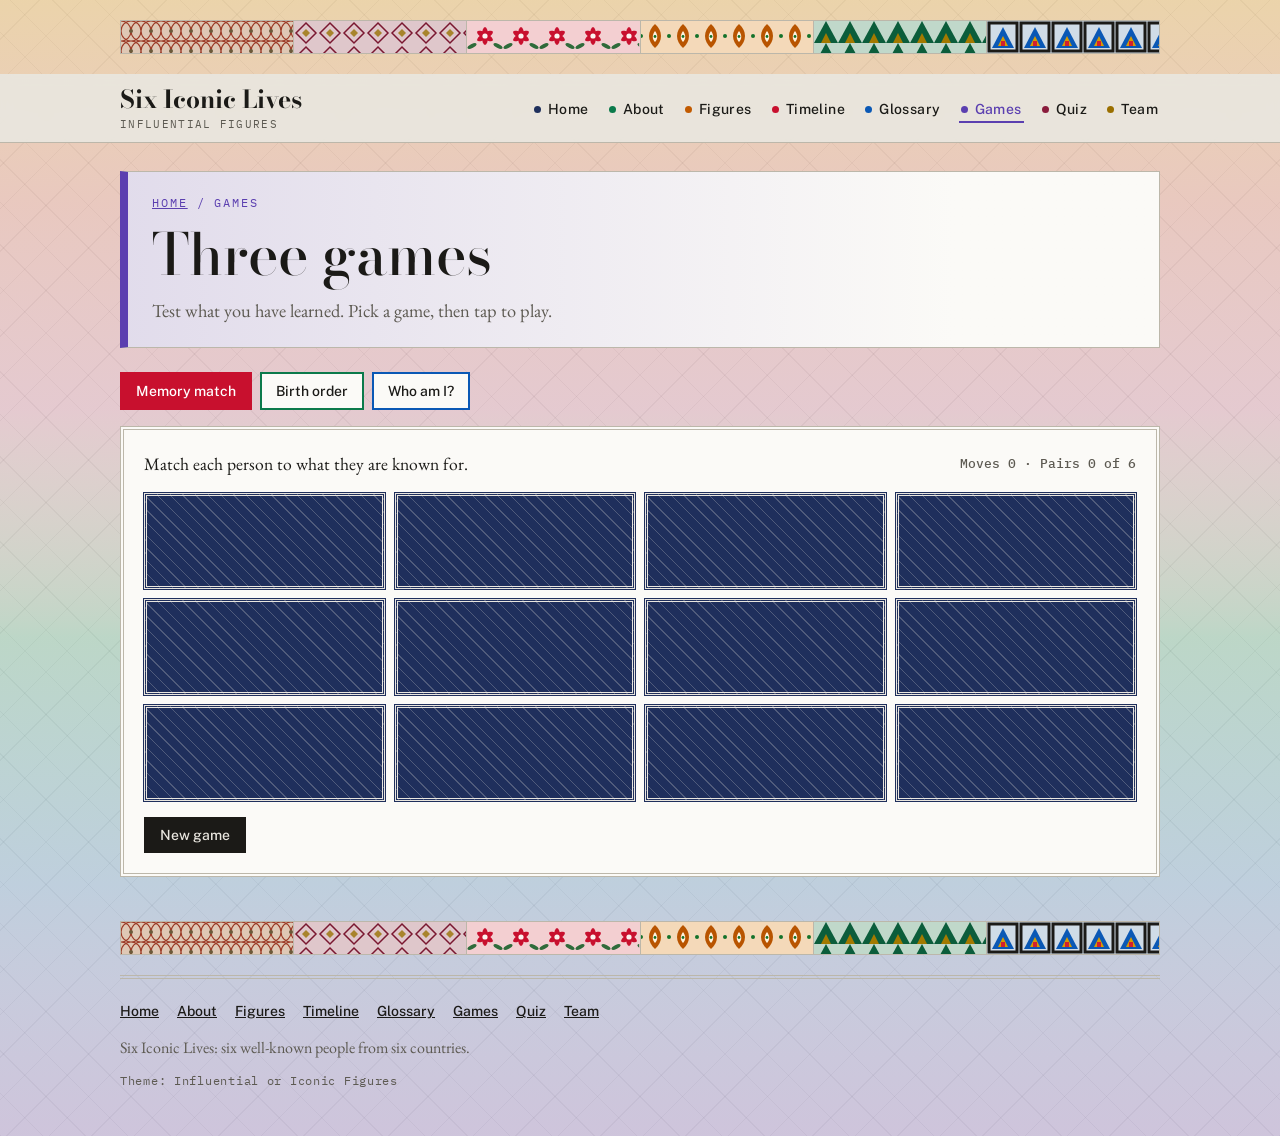
<file: games.html>
<!doctype html>
<html lang="en">
<head>
<meta charset="utf-8">
<meta name="viewport" content="width=device-width, initial-scale=1">
<title>Games | Six Iconic Lives</title>
<meta name="description" content="Three games about six iconic figures: memory match, birth order and Who am I?">
<link rel="preconnect" href="https://fonts.googleapis.com">
<link rel="preconnect" href="https://fonts.gstatic.com" crossorigin>
<link rel="stylesheet" href="https://fonts.googleapis.com/css2?family=Bodoni+Moda:ital,opsz,wght@0,6..96,500;0,6..96,700;1,6..96,500&amp;family=EB+Garamond:ital,wght@0,400;0,500;0,600;1,400&amp;family=IBM+Plex+Mono:wght@400;500&amp;family=Public+Sans:wght@400;500;600&amp;display=swap">
<link rel="stylesheet" href="style.css">
</head>
<body class="p-games">
<a class="skip" href="#main">Skip to the main content</a>
<div class="wrap"><div class="ribbon" aria-hidden="true"><div class="t-leonardo"><svg class="band " width="100%" height="32" aria-hidden="true" focusable="false"><defs><pattern id="p133" width="20" height="20" patternUnits="userSpaceOnUse"><circle cx="0" cy="10" r="10" style="fill:none;stroke:var(--t-accent);stroke-width:1.2"/><circle cx="10" cy="10" r="10" style="fill:none;stroke:var(--t-accent);stroke-width:1.2"/><circle cx="20" cy="10" r="10" style="fill:none;stroke:var(--t-accent);stroke-width:1.2"/><circle cx="10" cy="10" r="2" style="fill:var(--t-accent2)"/></pattern></defs><rect width="100%" height="32" fill="url(#p133)"/></svg></div><div class="t-lovelace"><svg class="band " width="100%" height="32" aria-hidden="true" focusable="false"><defs><pattern id="p134" width="24" height="24" patternUnits="userSpaceOnUse"><polygon points="12,2 22,12 12,22 2,12" style="fill:none;stroke:var(--t-accent);stroke-width:1.5"/><polygon points="12,8 16,12 12,16 8,12" style="fill:var(--t-accent2)"/></pattern></defs><rect width="100%" height="32" fill="url(#p134)"/></svg></div><div class="t-curie"><svg class="band " width="100%" height="32" aria-hidden="true" focusable="false"><defs><pattern id="p135" width="36" height="32" patternUnits="userSpaceOnUse"><g transform="translate(18 15)"><ellipse rx="3.2" ry="9" style="fill:var(--t-accent)"/><ellipse rx="3.2" ry="9" transform="rotate(60)" style="fill:var(--t-accent)"/><ellipse rx="3.2" ry="9" transform="rotate(120)" style="fill:var(--t-accent)"/><circle r="2.6" style="fill:var(--t-bg)"/></g><ellipse cx="5" cy="25" rx="5" ry="2" transform="rotate(-28 5 25)" style="fill:var(--t-accent2)"/><ellipse cx="31" cy="25" rx="5" ry="2" transform="rotate(28 31 25)" style="fill:var(--t-accent2)"/></pattern></defs><rect width="100%" height="32" fill="url(#p135)"/></svg></div><div class="t-gandhi"><svg class="band " width="100%" height="32" aria-hidden="true" focusable="false"><defs><pattern id="p136" width="28" height="30" patternUnits="userSpaceOnUse"><path d="M14 3 C22 10 22 20 14 27 C6 20 6 10 14 3Z" style="fill:var(--t-accent)"/><path d="M14 10 C17 14 17 18 14 21 C11 18 11 14 14 10Z" style="fill:var(--t-bg)"/><circle cx="14" cy="15.5" r="1.4" style="fill:var(--t-accent2)"/><circle cx="0" cy="15" r="2" style="fill:var(--t-accent2)"/><circle cx="28" cy="15" r="2" style="fill:var(--t-accent2)"/></pattern></defs><rect width="100%" height="32" fill="url(#p136)"/></svg></div><div class="t-tunku"><svg class="band " width="100%" height="32" aria-hidden="true" focusable="false"><defs><pattern id="p137" width="24" height="22" patternUnits="userSpaceOnUse"><polygon points="0,22 12,0 24,22" style="fill:var(--t-accent)"/><polygon points="7,22 12,12 17,22" style="fill:var(--t-accent2)"/></pattern></defs><rect width="100%" height="32" fill="url(#p137)"/></svg></div><div class="t-mandela"><svg class="band " width="100%" height="32" aria-hidden="true" focusable="false"><defs><pattern id="p138" width="32" height="32" patternUnits="userSpaceOnUse"><rect x="2" y="2" width="28" height="28" style="fill:none;stroke:var(--t-ink);stroke-width:3"/><polygon points="16,6 27,27 5,27" style="fill:var(--t-accent)"/><polygon points="16,15 21,25 11,25" style="fill:var(--t-accent2)"/><rect x="14" y="20" width="4" height="5" style="fill:var(--t-accent3)"/></pattern></defs><rect width="100%" height="32" fill="url(#p138)"/></svg></div></div></div>
<header class="site-header">
<div class="wrap header-in">
<a class="brand" href="index.html">Six Iconic Lives<small>Influential figures</small></a>
<nav class="nav" aria-label="Main menu"><ul><li><a href="index.html" style="--c:var(--accent)">Home</a></li><li><a href="about.html" style="--c:var(--c3)">About</a></li><li><a href="index.html#figures" style="--c:var(--c2)">Figures</a></li><li><a href="timeline.html" style="--c:var(--c1)">Timeline</a></li><li><a href="glossary.html" style="--c:var(--c4)">Glossary</a></li><li><a href="games.html" style="--c:var(--c6)" aria-current="page">Games</a></li><li><a href="quiz.html" style="--c:var(--c5)">Quiz</a></li><li><a href="team.html" style="--c:var(--c8)">Team</a></li></ul></nav>
</div>
<div class="progress" aria-hidden="true"><i></i></div>
</header>
<main id="main" class="wrap">
<section class="page-hero"><p class="eyebrow"><a href="index.html">Home</a> / Games</p><h1>Three games</h1><p class="lede">Test what you have learned. Pick a game, then tap to play.</p></section>
<div class="game-tabs" id="game-tabs" role="tablist" aria-label="Choose a game">
<button type="button" class="gtab" role="tab" data-g="memory" aria-selected="true">Memory match</button>
<button type="button" class="gtab" role="tab" data-g="order" aria-selected="false">Birth order</button>
<button type="button" class="gtab" role="tab" data-g="who" aria-selected="false">Who am I?</button>
</div>
<div class="game" id="g-memory" role="tabpanel"><p>This game needs JavaScript.</p></div>
<div class="game" id="g-order" role="tabpanel" hidden></div>
<div class="game" id="g-who" role="tabpanel" hidden></div>

</main>
<div class="wrap"><div class="ribbon" aria-hidden="true"><div class="t-leonardo"><svg class="band " width="100%" height="32" aria-hidden="true" focusable="false"><defs><pattern id="p139" width="20" height="20" patternUnits="userSpaceOnUse"><circle cx="0" cy="10" r="10" style="fill:none;stroke:var(--t-accent);stroke-width:1.2"/><circle cx="10" cy="10" r="10" style="fill:none;stroke:var(--t-accent);stroke-width:1.2"/><circle cx="20" cy="10" r="10" style="fill:none;stroke:var(--t-accent);stroke-width:1.2"/><circle cx="10" cy="10" r="2" style="fill:var(--t-accent2)"/></pattern></defs><rect width="100%" height="32" fill="url(#p139)"/></svg></div><div class="t-lovelace"><svg class="band " width="100%" height="32" aria-hidden="true" focusable="false"><defs><pattern id="p140" width="24" height="24" patternUnits="userSpaceOnUse"><polygon points="12,2 22,12 12,22 2,12" style="fill:none;stroke:var(--t-accent);stroke-width:1.5"/><polygon points="12,8 16,12 12,16 8,12" style="fill:var(--t-accent2)"/></pattern></defs><rect width="100%" height="32" fill="url(#p140)"/></svg></div><div class="t-curie"><svg class="band " width="100%" height="32" aria-hidden="true" focusable="false"><defs><pattern id="p141" width="36" height="32" patternUnits="userSpaceOnUse"><g transform="translate(18 15)"><ellipse rx="3.2" ry="9" style="fill:var(--t-accent)"/><ellipse rx="3.2" ry="9" transform="rotate(60)" style="fill:var(--t-accent)"/><ellipse rx="3.2" ry="9" transform="rotate(120)" style="fill:var(--t-accent)"/><circle r="2.6" style="fill:var(--t-bg)"/></g><ellipse cx="5" cy="25" rx="5" ry="2" transform="rotate(-28 5 25)" style="fill:var(--t-accent2)"/><ellipse cx="31" cy="25" rx="5" ry="2" transform="rotate(28 31 25)" style="fill:var(--t-accent2)"/></pattern></defs><rect width="100%" height="32" fill="url(#p141)"/></svg></div><div class="t-gandhi"><svg class="band " width="100%" height="32" aria-hidden="true" focusable="false"><defs><pattern id="p142" width="28" height="30" patternUnits="userSpaceOnUse"><path d="M14 3 C22 10 22 20 14 27 C6 20 6 10 14 3Z" style="fill:var(--t-accent)"/><path d="M14 10 C17 14 17 18 14 21 C11 18 11 14 14 10Z" style="fill:var(--t-bg)"/><circle cx="14" cy="15.5" r="1.4" style="fill:var(--t-accent2)"/><circle cx="0" cy="15" r="2" style="fill:var(--t-accent2)"/><circle cx="28" cy="15" r="2" style="fill:var(--t-accent2)"/></pattern></defs><rect width="100%" height="32" fill="url(#p142)"/></svg></div><div class="t-tunku"><svg class="band " width="100%" height="32" aria-hidden="true" focusable="false"><defs><pattern id="p143" width="24" height="22" patternUnits="userSpaceOnUse"><polygon points="0,22 12,0 24,22" style="fill:var(--t-accent)"/><polygon points="7,22 12,12 17,22" style="fill:var(--t-accent2)"/></pattern></defs><rect width="100%" height="32" fill="url(#p143)"/></svg></div><div class="t-mandela"><svg class="band " width="100%" height="32" aria-hidden="true" focusable="false"><defs><pattern id="p144" width="32" height="32" patternUnits="userSpaceOnUse"><rect x="2" y="2" width="28" height="28" style="fill:none;stroke:var(--t-ink);stroke-width:3"/><polygon points="16,6 27,27 5,27" style="fill:var(--t-accent)"/><polygon points="16,15 21,25 11,25" style="fill:var(--t-accent2)"/><rect x="14" y="20" width="4" height="5" style="fill:var(--t-accent3)"/></pattern></defs><rect width="100%" height="32" fill="url(#p144)"/></svg></div></div>
<footer class="site-footer">
<ul><li><a href="index.html">Home</a></li><li><a href="about.html">About</a></li><li><a href="index.html#figures">Figures</a></li><li><a href="timeline.html">Timeline</a></li><li><a href="glossary.html">Glossary</a></li><li><a href="games.html">Games</a></li><li><a href="quiz.html">Quiz</a></li><li><a href="team.html">Team</a></li></ul>
<p>Six Iconic Lives: six well-known people from six countries.</p>
<p class="mono">Theme: Influential or Iconic Figures</p>
</footer>
</div>
<script src="data.js"></script>
<script src="script.js"></script>
</body>
</html>
</file>
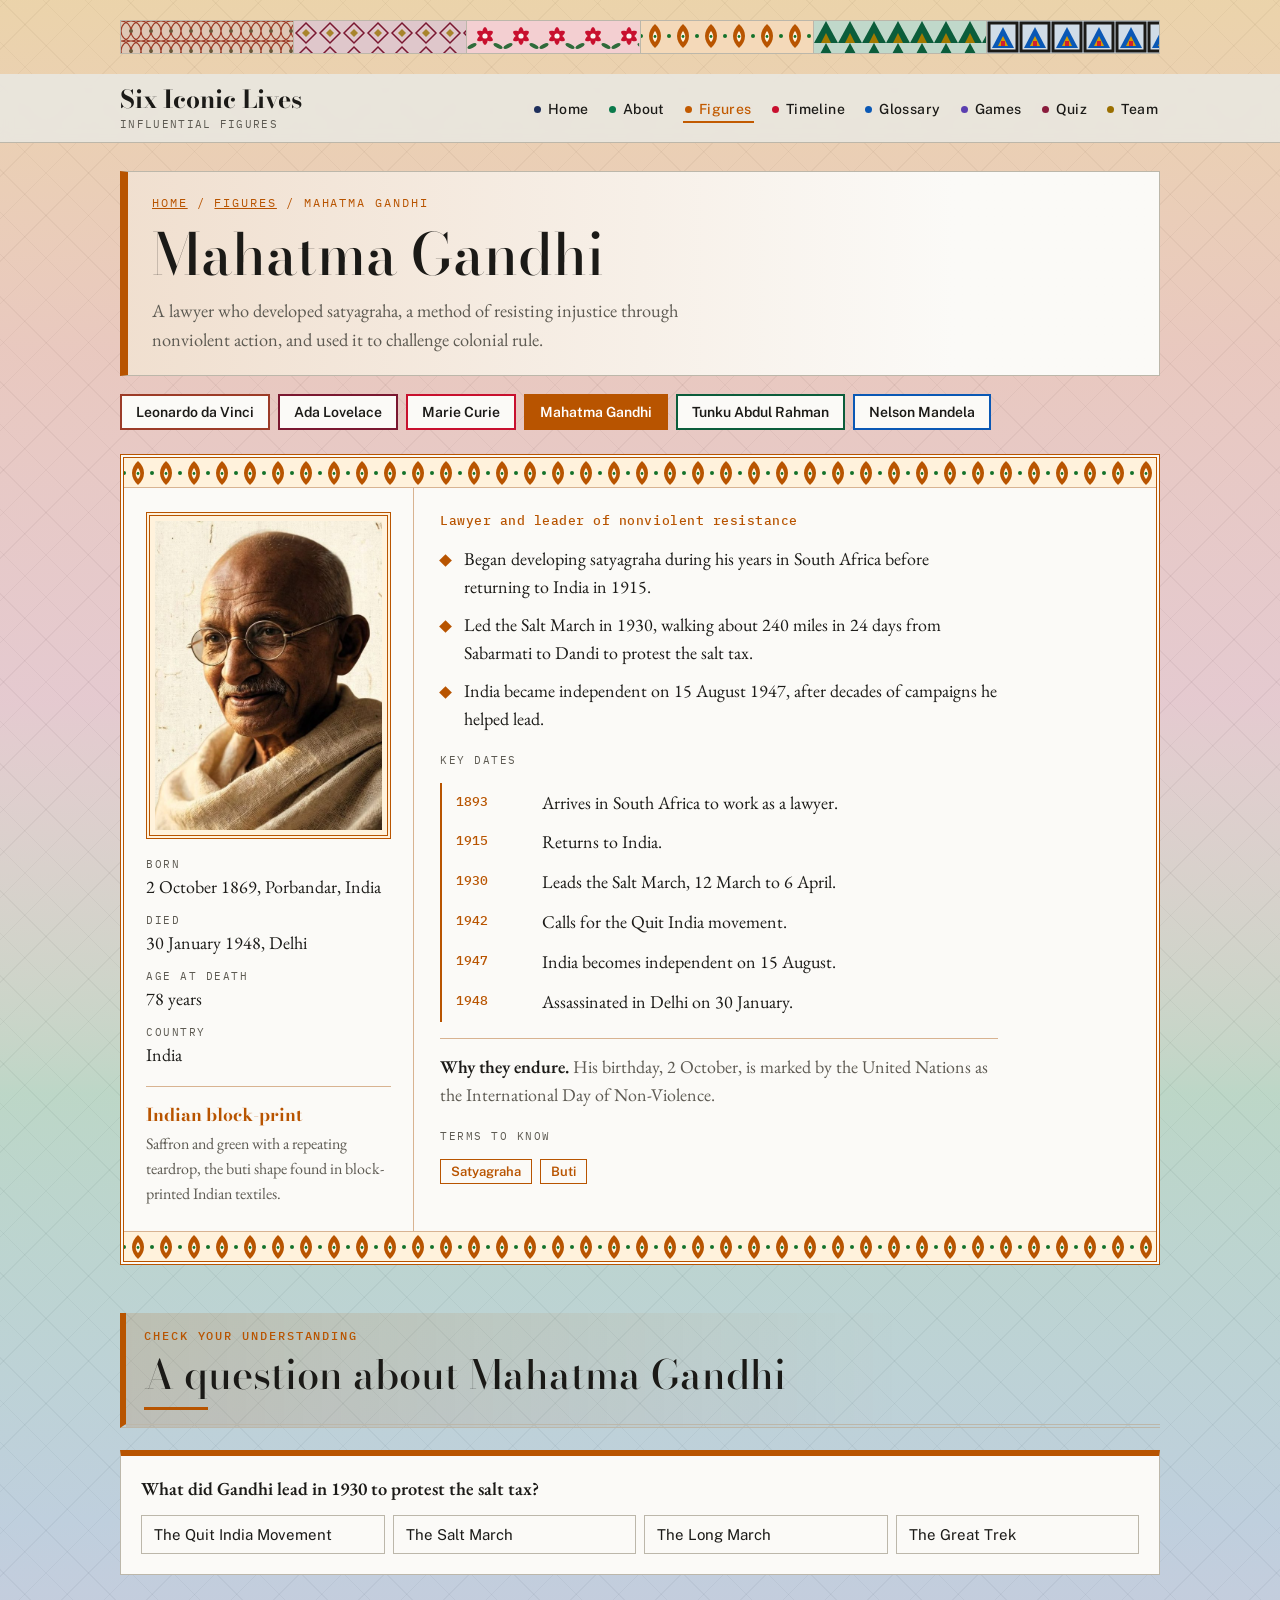
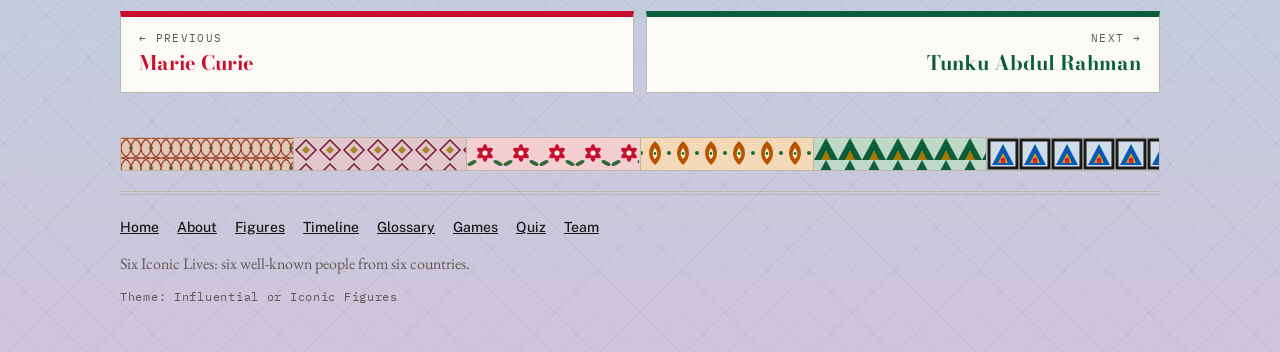
<file: gandhi.html>
<!doctype html>
<html lang="en">
<head>
<meta charset="utf-8">
<meta name="viewport" content="width=device-width, initial-scale=1">
<title>Mahatma Gandhi | Six Iconic Lives</title>
<meta name="description" content="A lawyer who developed satyagraha, a method of resisting injustice through nonviolent action, and used it to challenge colonial rule.">
<link rel="preconnect" href="https://fonts.googleapis.com">
<link rel="preconnect" href="https://fonts.gstatic.com" crossorigin>
<link rel="stylesheet" href="https://fonts.googleapis.com/css2?family=Bodoni+Moda:ital,opsz,wght@0,6..96,500;0,6..96,700;1,6..96,500&amp;family=EB+Garamond:ital,wght@0,400;0,500;0,600;1,400&amp;family=IBM+Plex+Mono:wght@400;500&amp;family=Public+Sans:wght@400;500;600&amp;display=swap">
<link rel="stylesheet" href="style.css">
</head>
<body class="fig t-gandhi">
<a class="skip" href="#main">Skip to the main content</a>
<div class="wrap"><div class="ribbon" aria-hidden="true"><div class="t-leonardo"><svg class="band " width="100%" height="32" aria-hidden="true" focusable="false"><defs><pattern id="p69" width="20" height="20" patternUnits="userSpaceOnUse"><circle cx="0" cy="10" r="10" style="fill:none;stroke:var(--t-accent);stroke-width:1.2"/><circle cx="10" cy="10" r="10" style="fill:none;stroke:var(--t-accent);stroke-width:1.2"/><circle cx="20" cy="10" r="10" style="fill:none;stroke:var(--t-accent);stroke-width:1.2"/><circle cx="10" cy="10" r="2" style="fill:var(--t-accent2)"/></pattern></defs><rect width="100%" height="32" fill="url(#p69)"/></svg></div><div class="t-lovelace"><svg class="band " width="100%" height="32" aria-hidden="true" focusable="false"><defs><pattern id="p70" width="24" height="24" patternUnits="userSpaceOnUse"><polygon points="12,2 22,12 12,22 2,12" style="fill:none;stroke:var(--t-accent);stroke-width:1.5"/><polygon points="12,8 16,12 12,16 8,12" style="fill:var(--t-accent2)"/></pattern></defs><rect width="100%" height="32" fill="url(#p70)"/></svg></div><div class="t-curie"><svg class="band " width="100%" height="32" aria-hidden="true" focusable="false"><defs><pattern id="p71" width="36" height="32" patternUnits="userSpaceOnUse"><g transform="translate(18 15)"><ellipse rx="3.2" ry="9" style="fill:var(--t-accent)"/><ellipse rx="3.2" ry="9" transform="rotate(60)" style="fill:var(--t-accent)"/><ellipse rx="3.2" ry="9" transform="rotate(120)" style="fill:var(--t-accent)"/><circle r="2.6" style="fill:var(--t-bg)"/></g><ellipse cx="5" cy="25" rx="5" ry="2" transform="rotate(-28 5 25)" style="fill:var(--t-accent2)"/><ellipse cx="31" cy="25" rx="5" ry="2" transform="rotate(28 31 25)" style="fill:var(--t-accent2)"/></pattern></defs><rect width="100%" height="32" fill="url(#p71)"/></svg></div><div class="t-gandhi"><svg class="band " width="100%" height="32" aria-hidden="true" focusable="false"><defs><pattern id="p72" width="28" height="30" patternUnits="userSpaceOnUse"><path d="M14 3 C22 10 22 20 14 27 C6 20 6 10 14 3Z" style="fill:var(--t-accent)"/><path d="M14 10 C17 14 17 18 14 21 C11 18 11 14 14 10Z" style="fill:var(--t-bg)"/><circle cx="14" cy="15.5" r="1.4" style="fill:var(--t-accent2)"/><circle cx="0" cy="15" r="2" style="fill:var(--t-accent2)"/><circle cx="28" cy="15" r="2" style="fill:var(--t-accent2)"/></pattern></defs><rect width="100%" height="32" fill="url(#p72)"/></svg></div><div class="t-tunku"><svg class="band " width="100%" height="32" aria-hidden="true" focusable="false"><defs><pattern id="p73" width="24" height="22" patternUnits="userSpaceOnUse"><polygon points="0,22 12,0 24,22" style="fill:var(--t-accent)"/><polygon points="7,22 12,12 17,22" style="fill:var(--t-accent2)"/></pattern></defs><rect width="100%" height="32" fill="url(#p73)"/></svg></div><div class="t-mandela"><svg class="band " width="100%" height="32" aria-hidden="true" focusable="false"><defs><pattern id="p74" width="32" height="32" patternUnits="userSpaceOnUse"><rect x="2" y="2" width="28" height="28" style="fill:none;stroke:var(--t-ink);stroke-width:3"/><polygon points="16,6 27,27 5,27" style="fill:var(--t-accent)"/><polygon points="16,15 21,25 11,25" style="fill:var(--t-accent2)"/><rect x="14" y="20" width="4" height="5" style="fill:var(--t-accent3)"/></pattern></defs><rect width="100%" height="32" fill="url(#p74)"/></svg></div></div></div>
<header class="site-header">
<div class="wrap header-in">
<a class="brand" href="index.html">Six Iconic Lives<small>Influential figures</small></a>
<nav class="nav" aria-label="Main menu"><ul><li><a href="index.html" style="--c:var(--accent)">Home</a></li><li><a href="about.html" style="--c:var(--c3)">About</a></li><li><a href="index.html#figures" style="--c:var(--c2)" aria-current="true">Figures</a></li><li><a href="timeline.html" style="--c:var(--c1)">Timeline</a></li><li><a href="glossary.html" style="--c:var(--c4)">Glossary</a></li><li><a href="games.html" style="--c:var(--c6)">Games</a></li><li><a href="quiz.html" style="--c:var(--c5)">Quiz</a></li><li><a href="team.html" style="--c:var(--c8)">Team</a></li></ul></nav>
</div>
<div class="progress" aria-hidden="true"><i></i></div>
</header>
<main id="main" class="wrap">
<section class="page-hero"><p class="eyebrow"><a href="index.html">Home</a> / <a href="index.html#figures">Figures</a> / Mahatma Gandhi</p><h1>Mahatma Gandhi</h1><p class="lede">A lawyer who developed satyagraha, a method of resisting injustice through nonviolent action, and used it to challenge colonial rule.</p></section>
<div class="fig-strip" aria-label="Choose a figure"><a class="chip t-leonardo" href="leonardo.html">Leonardo da Vinci</a><a class="chip t-lovelace" href="lovelace.html">Ada Lovelace</a><a class="chip t-curie" href="curie.html">Marie Curie</a><a class="chip t-gandhi" href="gandhi.html" aria-current="page">Mahatma Gandhi</a><a class="chip t-tunku" href="tunku.html">Tunku Abdul Rahman</a><a class="chip t-mandela" href="mandela.html">Nelson Mandela</a></div>
<article class="profile t-gandhi">
<svg class="band band-top" width="100%" height="30" aria-hidden="true" focusable="false"><defs><pattern id="p67" width="28" height="30" patternUnits="userSpaceOnUse"><path d="M14 3 C22 10 22 20 14 27 C6 20 6 10 14 3Z" style="fill:var(--t-accent)"/><path d="M14 10 C17 14 17 18 14 21 C11 18 11 14 14 10Z" style="fill:var(--t-bg)"/><circle cx="14" cy="15.5" r="1.4" style="fill:var(--t-accent2)"/><circle cx="0" cy="15" r="2" style="fill:var(--t-accent2)"/><circle cx="28" cy="15" r="2" style="fill:var(--t-accent2)"/></pattern></defs><rect width="100%" height="30" fill="url(#p67)"/></svg>
<div class="profile-grid">
<div class="profile-side">
<img class="portrait" src="gandhi.jpg" alt="Portrait of Mahatma Gandhi" style="object-position:50% 25%">
<dl class="vitals"><div><dt>Born</dt><dd>2 October 1869, Porbandar, India</dd></div><div><dt>Died</dt><dd>30 January 1948, Delhi</dd></div><div><dt>Age at death</dt><dd>78 years</dd></div><div><dt>Country</dt><dd>India</dd></div></dl>
<div class="style-note"><strong>Indian block-print</strong><span>Saffron and green with a repeating teardrop, the buti shape found in block-printed Indian textiles.</span></div>
</div>
<div class="profile-main">
<p class="role">Lawyer and leader of nonviolent resistance</p>
<ul class="facts"><li>Began developing satyagraha during his years in South Africa before returning to India in 1915.</li><li>Led the Salt March in 1930, walking about 240 miles in 24 days from Sabarmati to Dandi to protest the salt tax.</li><li>India became independent on 15 August 1947, after decades of campaigns he helped lead.</li></ul>
<p class="subhead">Key dates</p>
<ol class="dates"><li><b>1893</b><span>Arrives in South Africa to work as a lawyer.</span></li><li><b>1915</b><span>Returns to India.</span></li><li><b>1930</b><span>Leads the Salt March, 12 March to 6 April.</span></li><li><b>1942</b><span>Calls for the Quit India movement.</span></li><li><b>1947</b><span>India becomes independent on 15 August.</span></li><li><b>1948</b><span>Assassinated in Delhi on 30 January.</span></li></ol>
<p class="legacy"><strong>Why they endure.</strong> His birthday, 2 October, is marked by the United Nations as the International Day of Non-Violence.</p>
<p class="subhead">Terms to know</p>
<div class="related"><a href="glossary.html#satyagraha">Satyagraha</a><a href="glossary.html#buti">Buti</a></div>
</div>
</div>
<svg class="band band-bottom" width="100%" height="30" aria-hidden="true" focusable="false"><defs><pattern id="p68" width="28" height="30" patternUnits="userSpaceOnUse"><path d="M14 3 C22 10 22 20 14 27 C6 20 6 10 14 3Z" style="fill:var(--t-accent)"/><path d="M14 10 C17 14 17 18 14 21 C11 18 11 14 14 10Z" style="fill:var(--t-bg)"/><circle cx="14" cy="15.5" r="1.4" style="fill:var(--t-accent2)"/><circle cx="0" cy="15" r="2" style="fill:var(--t-accent2)"/><circle cx="28" cy="15" r="2" style="fill:var(--t-accent2)"/></pattern></defs><rect width="100%" height="30" fill="url(#p68)"/></svg>
</article>
<section class="block t-gandhi" style="--sec:var(--t-accent)">
<div class="section-head"><p class="eyebrow">Check your understanding</p><h2>A question about Mahatma Gandhi</h2></div>
<div class="q t-gandhi" id="check" data-fig="gandhi"><p class="prompt">This question needs JavaScript. You can find all the questions on the <a href="quiz.html">Quiz page</a>.</p></div>
</section>
<nav class="pager" aria-label="Previous and next figure"><a class="prev" href="curie.html" style="--n:#c8102e"><small>← Previous</small><strong>Marie Curie</strong></a><a class="next" href="tunku.html" style="--n:#0b5d3b"><small>Next →</small><strong>Tunku Abdul Rahman</strong></a></nav>

</main>
<div class="wrap"><div class="ribbon" aria-hidden="true"><div class="t-leonardo"><svg class="band " width="100%" height="32" aria-hidden="true" focusable="false"><defs><pattern id="p75" width="20" height="20" patternUnits="userSpaceOnUse"><circle cx="0" cy="10" r="10" style="fill:none;stroke:var(--t-accent);stroke-width:1.2"/><circle cx="10" cy="10" r="10" style="fill:none;stroke:var(--t-accent);stroke-width:1.2"/><circle cx="20" cy="10" r="10" style="fill:none;stroke:var(--t-accent);stroke-width:1.2"/><circle cx="10" cy="10" r="2" style="fill:var(--t-accent2)"/></pattern></defs><rect width="100%" height="32" fill="url(#p75)"/></svg></div><div class="t-lovelace"><svg class="band " width="100%" height="32" aria-hidden="true" focusable="false"><defs><pattern id="p76" width="24" height="24" patternUnits="userSpaceOnUse"><polygon points="12,2 22,12 12,22 2,12" style="fill:none;stroke:var(--t-accent);stroke-width:1.5"/><polygon points="12,8 16,12 12,16 8,12" style="fill:var(--t-accent2)"/></pattern></defs><rect width="100%" height="32" fill="url(#p76)"/></svg></div><div class="t-curie"><svg class="band " width="100%" height="32" aria-hidden="true" focusable="false"><defs><pattern id="p77" width="36" height="32" patternUnits="userSpaceOnUse"><g transform="translate(18 15)"><ellipse rx="3.2" ry="9" style="fill:var(--t-accent)"/><ellipse rx="3.2" ry="9" transform="rotate(60)" style="fill:var(--t-accent)"/><ellipse rx="3.2" ry="9" transform="rotate(120)" style="fill:var(--t-accent)"/><circle r="2.6" style="fill:var(--t-bg)"/></g><ellipse cx="5" cy="25" rx="5" ry="2" transform="rotate(-28 5 25)" style="fill:var(--t-accent2)"/><ellipse cx="31" cy="25" rx="5" ry="2" transform="rotate(28 31 25)" style="fill:var(--t-accent2)"/></pattern></defs><rect width="100%" height="32" fill="url(#p77)"/></svg></div><div class="t-gandhi"><svg class="band " width="100%" height="32" aria-hidden="true" focusable="false"><defs><pattern id="p78" width="28" height="30" patternUnits="userSpaceOnUse"><path d="M14 3 C22 10 22 20 14 27 C6 20 6 10 14 3Z" style="fill:var(--t-accent)"/><path d="M14 10 C17 14 17 18 14 21 C11 18 11 14 14 10Z" style="fill:var(--t-bg)"/><circle cx="14" cy="15.5" r="1.4" style="fill:var(--t-accent2)"/><circle cx="0" cy="15" r="2" style="fill:var(--t-accent2)"/><circle cx="28" cy="15" r="2" style="fill:var(--t-accent2)"/></pattern></defs><rect width="100%" height="32" fill="url(#p78)"/></svg></div><div class="t-tunku"><svg class="band " width="100%" height="32" aria-hidden="true" focusable="false"><defs><pattern id="p79" width="24" height="22" patternUnits="userSpaceOnUse"><polygon points="0,22 12,0 24,22" style="fill:var(--t-accent)"/><polygon points="7,22 12,12 17,22" style="fill:var(--t-accent2)"/></pattern></defs><rect width="100%" height="32" fill="url(#p79)"/></svg></div><div class="t-mandela"><svg class="band " width="100%" height="32" aria-hidden="true" focusable="false"><defs><pattern id="p80" width="32" height="32" patternUnits="userSpaceOnUse"><rect x="2" y="2" width="28" height="28" style="fill:none;stroke:var(--t-ink);stroke-width:3"/><polygon points="16,6 27,27 5,27" style="fill:var(--t-accent)"/><polygon points="16,15 21,25 11,25" style="fill:var(--t-accent2)"/><rect x="14" y="20" width="4" height="5" style="fill:var(--t-accent3)"/></pattern></defs><rect width="100%" height="32" fill="url(#p80)"/></svg></div></div>
<footer class="site-footer">
<ul><li><a href="index.html">Home</a></li><li><a href="about.html">About</a></li><li><a href="index.html#figures">Figures</a></li><li><a href="timeline.html">Timeline</a></li><li><a href="glossary.html">Glossary</a></li><li><a href="games.html">Games</a></li><li><a href="quiz.html">Quiz</a></li><li><a href="team.html">Team</a></li></ul>
<p>Six Iconic Lives: six well-known people from six countries.</p>
<p class="mono">Theme: Influential or Iconic Figures</p>
</footer>
</div>
<script src="data.js"></script>
<script src="script.js"></script>
</body>
</html>
</file>
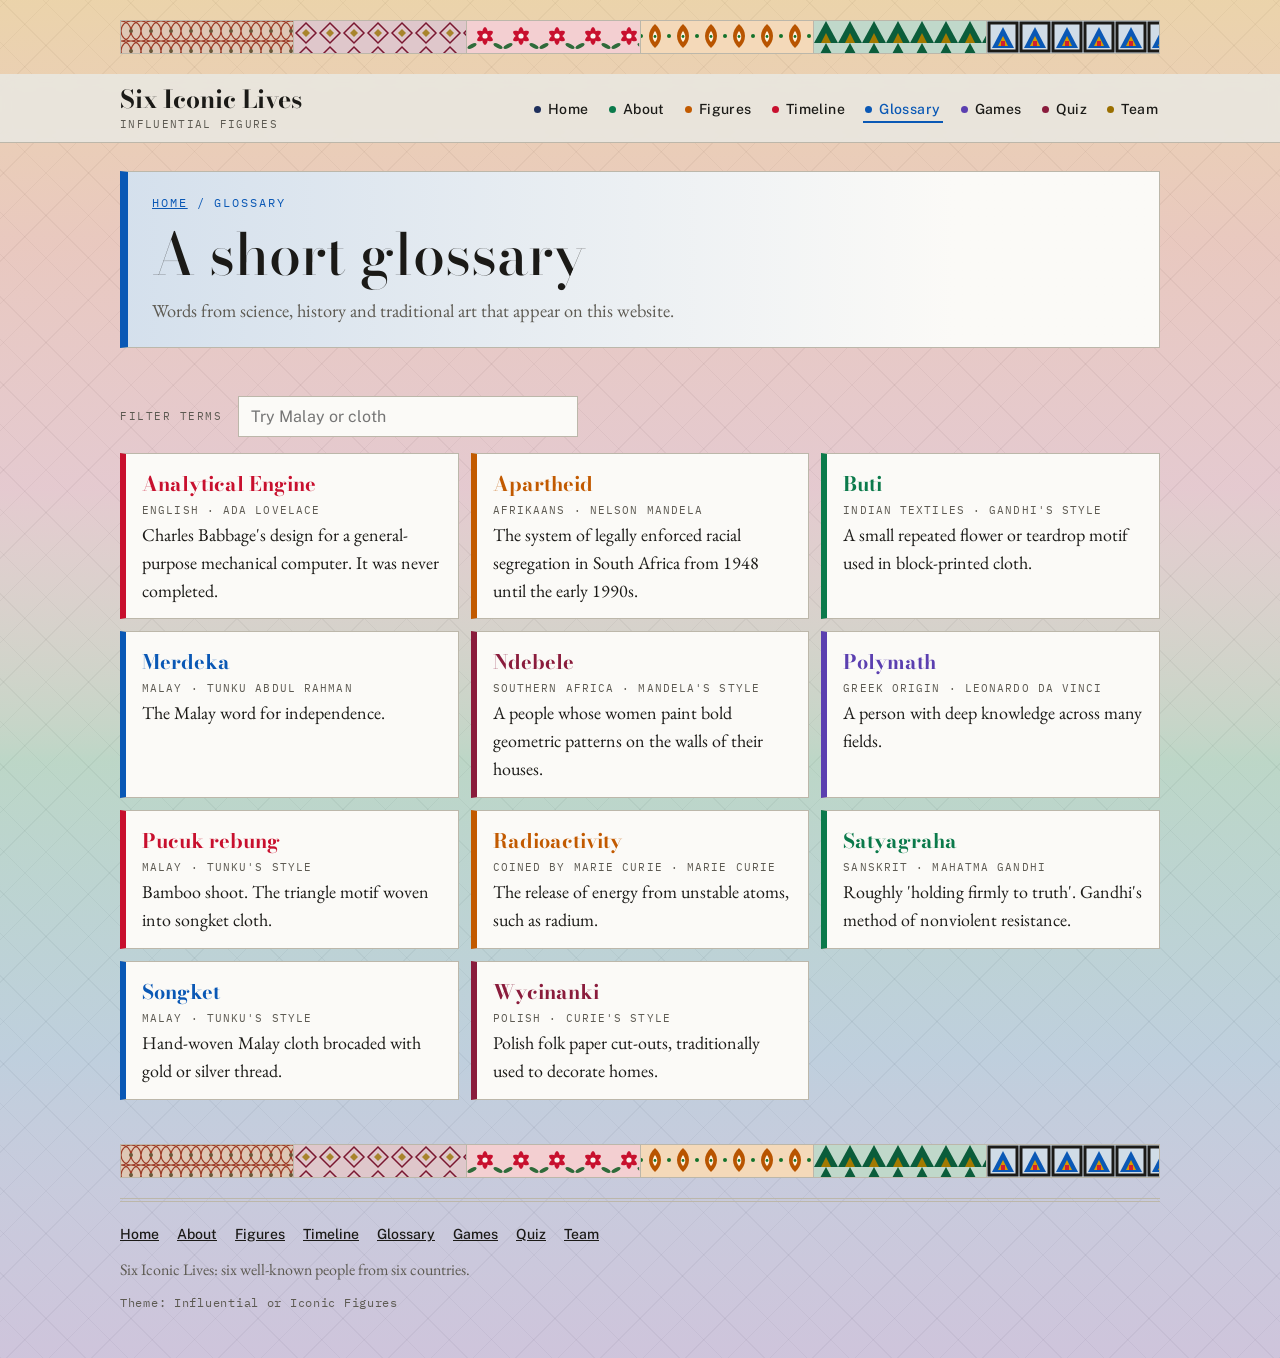
<file: glossary.html>
<!doctype html>
<html lang="en">
<head>
<meta charset="utf-8">
<meta name="viewport" content="width=device-width, initial-scale=1">
<title>Glossary | Six Iconic Lives</title>
<meta name="description" content="A searchable glossary of terms used on the Six Iconic Lives website.">
<link rel="preconnect" href="https://fonts.googleapis.com">
<link rel="preconnect" href="https://fonts.gstatic.com" crossorigin>
<link rel="stylesheet" href="https://fonts.googleapis.com/css2?family=Bodoni+Moda:ital,opsz,wght@0,6..96,500;0,6..96,700;1,6..96,500&amp;family=EB+Garamond:ital,wght@0,400;0,500;0,600;1,400&amp;family=IBM+Plex+Mono:wght@400;500&amp;family=Public+Sans:wght@400;500;600&amp;display=swap">
<link rel="stylesheet" href="style.css">
</head>
<body class="p-glossary">
<a class="skip" href="#main">Skip to the main content</a>
<div class="wrap"><div class="ribbon" aria-hidden="true"><div class="t-leonardo"><svg class="band " width="100%" height="32" aria-hidden="true" focusable="false"><defs><pattern id="p121" width="20" height="20" patternUnits="userSpaceOnUse"><circle cx="0" cy="10" r="10" style="fill:none;stroke:var(--t-accent);stroke-width:1.2"/><circle cx="10" cy="10" r="10" style="fill:none;stroke:var(--t-accent);stroke-width:1.2"/><circle cx="20" cy="10" r="10" style="fill:none;stroke:var(--t-accent);stroke-width:1.2"/><circle cx="10" cy="10" r="2" style="fill:var(--t-accent2)"/></pattern></defs><rect width="100%" height="32" fill="url(#p121)"/></svg></div><div class="t-lovelace"><svg class="band " width="100%" height="32" aria-hidden="true" focusable="false"><defs><pattern id="p122" width="24" height="24" patternUnits="userSpaceOnUse"><polygon points="12,2 22,12 12,22 2,12" style="fill:none;stroke:var(--t-accent);stroke-width:1.5"/><polygon points="12,8 16,12 12,16 8,12" style="fill:var(--t-accent2)"/></pattern></defs><rect width="100%" height="32" fill="url(#p122)"/></svg></div><div class="t-curie"><svg class="band " width="100%" height="32" aria-hidden="true" focusable="false"><defs><pattern id="p123" width="36" height="32" patternUnits="userSpaceOnUse"><g transform="translate(18 15)"><ellipse rx="3.2" ry="9" style="fill:var(--t-accent)"/><ellipse rx="3.2" ry="9" transform="rotate(60)" style="fill:var(--t-accent)"/><ellipse rx="3.2" ry="9" transform="rotate(120)" style="fill:var(--t-accent)"/><circle r="2.6" style="fill:var(--t-bg)"/></g><ellipse cx="5" cy="25" rx="5" ry="2" transform="rotate(-28 5 25)" style="fill:var(--t-accent2)"/><ellipse cx="31" cy="25" rx="5" ry="2" transform="rotate(28 31 25)" style="fill:var(--t-accent2)"/></pattern></defs><rect width="100%" height="32" fill="url(#p123)"/></svg></div><div class="t-gandhi"><svg class="band " width="100%" height="32" aria-hidden="true" focusable="false"><defs><pattern id="p124" width="28" height="30" patternUnits="userSpaceOnUse"><path d="M14 3 C22 10 22 20 14 27 C6 20 6 10 14 3Z" style="fill:var(--t-accent)"/><path d="M14 10 C17 14 17 18 14 21 C11 18 11 14 14 10Z" style="fill:var(--t-bg)"/><circle cx="14" cy="15.5" r="1.4" style="fill:var(--t-accent2)"/><circle cx="0" cy="15" r="2" style="fill:var(--t-accent2)"/><circle cx="28" cy="15" r="2" style="fill:var(--t-accent2)"/></pattern></defs><rect width="100%" height="32" fill="url(#p124)"/></svg></div><div class="t-tunku"><svg class="band " width="100%" height="32" aria-hidden="true" focusable="false"><defs><pattern id="p125" width="24" height="22" patternUnits="userSpaceOnUse"><polygon points="0,22 12,0 24,22" style="fill:var(--t-accent)"/><polygon points="7,22 12,12 17,22" style="fill:var(--t-accent2)"/></pattern></defs><rect width="100%" height="32" fill="url(#p125)"/></svg></div><div class="t-mandela"><svg class="band " width="100%" height="32" aria-hidden="true" focusable="false"><defs><pattern id="p126" width="32" height="32" patternUnits="userSpaceOnUse"><rect x="2" y="2" width="28" height="28" style="fill:none;stroke:var(--t-ink);stroke-width:3"/><polygon points="16,6 27,27 5,27" style="fill:var(--t-accent)"/><polygon points="16,15 21,25 11,25" style="fill:var(--t-accent2)"/><rect x="14" y="20" width="4" height="5" style="fill:var(--t-accent3)"/></pattern></defs><rect width="100%" height="32" fill="url(#p126)"/></svg></div></div></div>
<header class="site-header">
<div class="wrap header-in">
<a class="brand" href="index.html">Six Iconic Lives<small>Influential figures</small></a>
<nav class="nav" aria-label="Main menu"><ul><li><a href="index.html" style="--c:var(--accent)">Home</a></li><li><a href="about.html" style="--c:var(--c3)">About</a></li><li><a href="index.html#figures" style="--c:var(--c2)">Figures</a></li><li><a href="timeline.html" style="--c:var(--c1)">Timeline</a></li><li><a href="glossary.html" style="--c:var(--c4)" aria-current="page">Glossary</a></li><li><a href="games.html" style="--c:var(--c6)">Games</a></li><li><a href="quiz.html" style="--c:var(--c5)">Quiz</a></li><li><a href="team.html" style="--c:var(--c8)">Team</a></li></ul></nav>
</div>
<div class="progress" aria-hidden="true"><i></i></div>
</header>
<main id="main" class="wrap">
<section class="page-hero"><p class="eyebrow"><a href="index.html">Home</a> / Glossary</p><h1>A short glossary</h1><p class="lede">Words from science, history and traditional art that appear on this website.</p></section>
<section class="block" style="--sec:var(--c4)">
<div class="gloss-tools"><label for="gloss-filter">Filter terms</label><input id="gloss-filter" type="search" placeholder="Try Malay or cloth" autocomplete="off"></div>
<div class="gloss" id="gloss"><article class="term" id="analytical-engine" data-search="analytical engine english ada lovelace charles babbage&#x27;s design for a general-purpose mechanical computer. it was never completed."><strong>Analytical Engine</strong><span class="tag">English · Ada Lovelace</span><p>Charles Babbage&#x27;s design for a general-purpose mechanical computer. It was never completed.</p></article><article class="term" id="apartheid" data-search="apartheid afrikaans nelson mandela the system of legally enforced racial segregation in south africa from 1948 until the early 1990s."><strong>Apartheid</strong><span class="tag">Afrikaans · Nelson Mandela</span><p>The system of legally enforced racial segregation in South Africa from 1948 until the early 1990s.</p></article><article class="term" id="buti" data-search="buti indian textiles gandhi&#x27;s style a small repeated flower or teardrop motif used in block-printed cloth."><strong>Buti</strong><span class="tag">Indian textiles · Gandhi&#x27;s style</span><p>A small repeated flower or teardrop motif used in block-printed cloth.</p></article><article class="term" id="merdeka" data-search="merdeka malay tunku abdul rahman the malay word for independence."><strong>Merdeka</strong><span class="tag">Malay · Tunku Abdul Rahman</span><p>The Malay word for independence.</p></article><article class="term" id="ndebele" data-search="ndebele southern africa mandela&#x27;s style a people whose women paint bold geometric patterns on the walls of their houses."><strong>Ndebele</strong><span class="tag">Southern Africa · Mandela&#x27;s style</span><p>A people whose women paint bold geometric patterns on the walls of their houses.</p></article><article class="term" id="polymath" data-search="polymath greek origin leonardo da vinci a person with deep knowledge across many fields."><strong>Polymath</strong><span class="tag">Greek origin · Leonardo da Vinci</span><p>A person with deep knowledge across many fields.</p></article><article class="term" id="pucuk-rebung" data-search="pucuk rebung malay tunku&#x27;s style bamboo shoot. the triangle motif woven into songket cloth."><strong>Pucuk rebung</strong><span class="tag">Malay · Tunku&#x27;s style</span><p>Bamboo shoot. The triangle motif woven into songket cloth.</p></article><article class="term" id="radioactivity" data-search="radioactivity coined by marie curie marie curie the release of energy from unstable atoms, such as radium."><strong>Radioactivity</strong><span class="tag">Coined by Marie Curie · Marie Curie</span><p>The release of energy from unstable atoms, such as radium.</p></article><article class="term" id="satyagraha" data-search="satyagraha sanskrit mahatma gandhi roughly &#x27;holding firmly to truth&#x27;. gandhi&#x27;s method of nonviolent resistance."><strong>Satyagraha</strong><span class="tag">Sanskrit · Mahatma Gandhi</span><p>Roughly &#x27;holding firmly to truth&#x27;. Gandhi&#x27;s method of nonviolent resistance.</p></article><article class="term" id="songket" data-search="songket malay tunku&#x27;s style hand-woven malay cloth brocaded with gold or silver thread."><strong>Songket</strong><span class="tag">Malay · Tunku&#x27;s style</span><p>Hand-woven Malay cloth brocaded with gold or silver thread.</p></article><article class="term" id="wycinanki" data-search="wycinanki polish curie&#x27;s style polish folk paper cut-outs, traditionally used to decorate homes."><strong>Wycinanki</strong><span class="tag">Polish · Curie&#x27;s style</span><p>Polish folk paper cut-outs, traditionally used to decorate homes.</p></article></div>
<p class="gloss-empty" id="gloss-empty" hidden>No terms match your search.</p>
</section>

</main>
<div class="wrap"><div class="ribbon" aria-hidden="true"><div class="t-leonardo"><svg class="band " width="100%" height="32" aria-hidden="true" focusable="false"><defs><pattern id="p127" width="20" height="20" patternUnits="userSpaceOnUse"><circle cx="0" cy="10" r="10" style="fill:none;stroke:var(--t-accent);stroke-width:1.2"/><circle cx="10" cy="10" r="10" style="fill:none;stroke:var(--t-accent);stroke-width:1.2"/><circle cx="20" cy="10" r="10" style="fill:none;stroke:var(--t-accent);stroke-width:1.2"/><circle cx="10" cy="10" r="2" style="fill:var(--t-accent2)"/></pattern></defs><rect width="100%" height="32" fill="url(#p127)"/></svg></div><div class="t-lovelace"><svg class="band " width="100%" height="32" aria-hidden="true" focusable="false"><defs><pattern id="p128" width="24" height="24" patternUnits="userSpaceOnUse"><polygon points="12,2 22,12 12,22 2,12" style="fill:none;stroke:var(--t-accent);stroke-width:1.5"/><polygon points="12,8 16,12 12,16 8,12" style="fill:var(--t-accent2)"/></pattern></defs><rect width="100%" height="32" fill="url(#p128)"/></svg></div><div class="t-curie"><svg class="band " width="100%" height="32" aria-hidden="true" focusable="false"><defs><pattern id="p129" width="36" height="32" patternUnits="userSpaceOnUse"><g transform="translate(18 15)"><ellipse rx="3.2" ry="9" style="fill:var(--t-accent)"/><ellipse rx="3.2" ry="9" transform="rotate(60)" style="fill:var(--t-accent)"/><ellipse rx="3.2" ry="9" transform="rotate(120)" style="fill:var(--t-accent)"/><circle r="2.6" style="fill:var(--t-bg)"/></g><ellipse cx="5" cy="25" rx="5" ry="2" transform="rotate(-28 5 25)" style="fill:var(--t-accent2)"/><ellipse cx="31" cy="25" rx="5" ry="2" transform="rotate(28 31 25)" style="fill:var(--t-accent2)"/></pattern></defs><rect width="100%" height="32" fill="url(#p129)"/></svg></div><div class="t-gandhi"><svg class="band " width="100%" height="32" aria-hidden="true" focusable="false"><defs><pattern id="p130" width="28" height="30" patternUnits="userSpaceOnUse"><path d="M14 3 C22 10 22 20 14 27 C6 20 6 10 14 3Z" style="fill:var(--t-accent)"/><path d="M14 10 C17 14 17 18 14 21 C11 18 11 14 14 10Z" style="fill:var(--t-bg)"/><circle cx="14" cy="15.5" r="1.4" style="fill:var(--t-accent2)"/><circle cx="0" cy="15" r="2" style="fill:var(--t-accent2)"/><circle cx="28" cy="15" r="2" style="fill:var(--t-accent2)"/></pattern></defs><rect width="100%" height="32" fill="url(#p130)"/></svg></div><div class="t-tunku"><svg class="band " width="100%" height="32" aria-hidden="true" focusable="false"><defs><pattern id="p131" width="24" height="22" patternUnits="userSpaceOnUse"><polygon points="0,22 12,0 24,22" style="fill:var(--t-accent)"/><polygon points="7,22 12,12 17,22" style="fill:var(--t-accent2)"/></pattern></defs><rect width="100%" height="32" fill="url(#p131)"/></svg></div><div class="t-mandela"><svg class="band " width="100%" height="32" aria-hidden="true" focusable="false"><defs><pattern id="p132" width="32" height="32" patternUnits="userSpaceOnUse"><rect x="2" y="2" width="28" height="28" style="fill:none;stroke:var(--t-ink);stroke-width:3"/><polygon points="16,6 27,27 5,27" style="fill:var(--t-accent)"/><polygon points="16,15 21,25 11,25" style="fill:var(--t-accent2)"/><rect x="14" y="20" width="4" height="5" style="fill:var(--t-accent3)"/></pattern></defs><rect width="100%" height="32" fill="url(#p132)"/></svg></div></div>
<footer class="site-footer">
<ul><li><a href="index.html">Home</a></li><li><a href="about.html">About</a></li><li><a href="index.html#figures">Figures</a></li><li><a href="timeline.html">Timeline</a></li><li><a href="glossary.html">Glossary</a></li><li><a href="games.html">Games</a></li><li><a href="quiz.html">Quiz</a></li><li><a href="team.html">Team</a></li></ul>
<p>Six Iconic Lives: six well-known people from six countries.</p>
<p class="mono">Theme: Influential or Iconic Figures</p>
</footer>
</div>
<script src="data.js"></script>
<script src="script.js"></script>
</body>
</html>
</file>
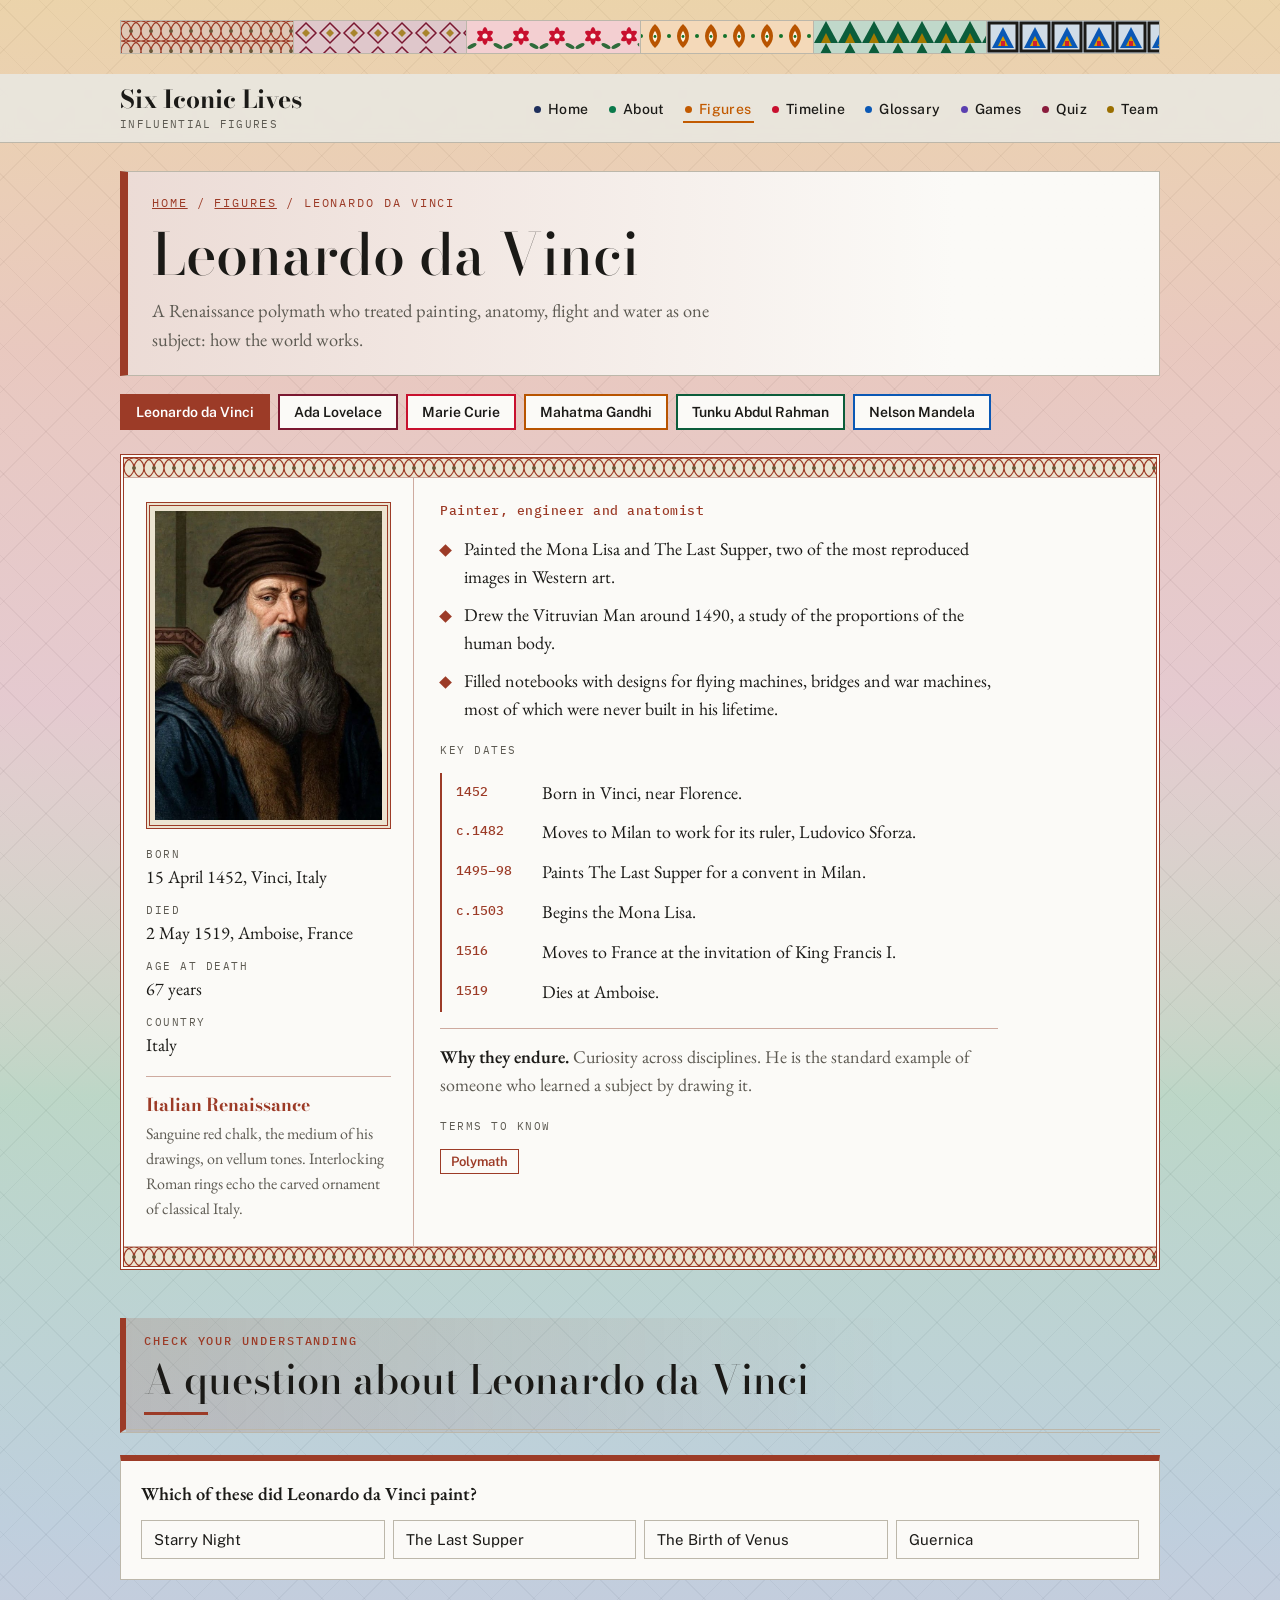
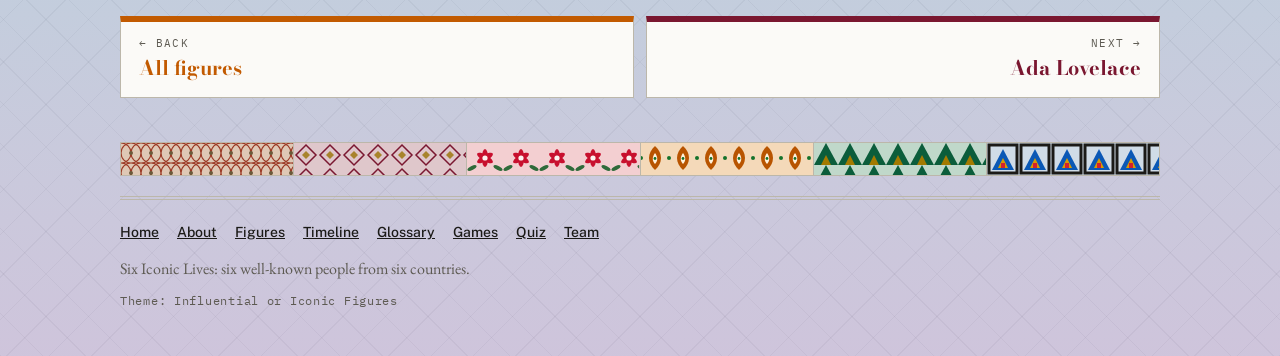
<file: leonardo.html>
<!doctype html>
<html lang="en">
<head>
<meta charset="utf-8">
<meta name="viewport" content="width=device-width, initial-scale=1">
<title>Leonardo da Vinci | Six Iconic Lives</title>
<meta name="description" content="A Renaissance polymath who treated painting, anatomy, flight and water as one subject: how the world works.">
<link rel="preconnect" href="https://fonts.googleapis.com">
<link rel="preconnect" href="https://fonts.gstatic.com" crossorigin>
<link rel="stylesheet" href="https://fonts.googleapis.com/css2?family=Bodoni+Moda:ital,opsz,wght@0,6..96,500;0,6..96,700;1,6..96,500&amp;family=EB+Garamond:ital,wght@0,400;0,500;0,600;1,400&amp;family=IBM+Plex+Mono:wght@400;500&amp;family=Public+Sans:wght@400;500;600&amp;display=swap">
<link rel="stylesheet" href="style.css">
</head>
<body class="fig t-leonardo">
<a class="skip" href="#main">Skip to the main content</a>
<div class="wrap"><div class="ribbon" aria-hidden="true"><div class="t-leonardo"><svg class="band " width="100%" height="32" aria-hidden="true" focusable="false"><defs><pattern id="p27" width="20" height="20" patternUnits="userSpaceOnUse"><circle cx="0" cy="10" r="10" style="fill:none;stroke:var(--t-accent);stroke-width:1.2"/><circle cx="10" cy="10" r="10" style="fill:none;stroke:var(--t-accent);stroke-width:1.2"/><circle cx="20" cy="10" r="10" style="fill:none;stroke:var(--t-accent);stroke-width:1.2"/><circle cx="10" cy="10" r="2" style="fill:var(--t-accent2)"/></pattern></defs><rect width="100%" height="32" fill="url(#p27)"/></svg></div><div class="t-lovelace"><svg class="band " width="100%" height="32" aria-hidden="true" focusable="false"><defs><pattern id="p28" width="24" height="24" patternUnits="userSpaceOnUse"><polygon points="12,2 22,12 12,22 2,12" style="fill:none;stroke:var(--t-accent);stroke-width:1.5"/><polygon points="12,8 16,12 12,16 8,12" style="fill:var(--t-accent2)"/></pattern></defs><rect width="100%" height="32" fill="url(#p28)"/></svg></div><div class="t-curie"><svg class="band " width="100%" height="32" aria-hidden="true" focusable="false"><defs><pattern id="p29" width="36" height="32" patternUnits="userSpaceOnUse"><g transform="translate(18 15)"><ellipse rx="3.2" ry="9" style="fill:var(--t-accent)"/><ellipse rx="3.2" ry="9" transform="rotate(60)" style="fill:var(--t-accent)"/><ellipse rx="3.2" ry="9" transform="rotate(120)" style="fill:var(--t-accent)"/><circle r="2.6" style="fill:var(--t-bg)"/></g><ellipse cx="5" cy="25" rx="5" ry="2" transform="rotate(-28 5 25)" style="fill:var(--t-accent2)"/><ellipse cx="31" cy="25" rx="5" ry="2" transform="rotate(28 31 25)" style="fill:var(--t-accent2)"/></pattern></defs><rect width="100%" height="32" fill="url(#p29)"/></svg></div><div class="t-gandhi"><svg class="band " width="100%" height="32" aria-hidden="true" focusable="false"><defs><pattern id="p30" width="28" height="30" patternUnits="userSpaceOnUse"><path d="M14 3 C22 10 22 20 14 27 C6 20 6 10 14 3Z" style="fill:var(--t-accent)"/><path d="M14 10 C17 14 17 18 14 21 C11 18 11 14 14 10Z" style="fill:var(--t-bg)"/><circle cx="14" cy="15.5" r="1.4" style="fill:var(--t-accent2)"/><circle cx="0" cy="15" r="2" style="fill:var(--t-accent2)"/><circle cx="28" cy="15" r="2" style="fill:var(--t-accent2)"/></pattern></defs><rect width="100%" height="32" fill="url(#p30)"/></svg></div><div class="t-tunku"><svg class="band " width="100%" height="32" aria-hidden="true" focusable="false"><defs><pattern id="p31" width="24" height="22" patternUnits="userSpaceOnUse"><polygon points="0,22 12,0 24,22" style="fill:var(--t-accent)"/><polygon points="7,22 12,12 17,22" style="fill:var(--t-accent2)"/></pattern></defs><rect width="100%" height="32" fill="url(#p31)"/></svg></div><div class="t-mandela"><svg class="band " width="100%" height="32" aria-hidden="true" focusable="false"><defs><pattern id="p32" width="32" height="32" patternUnits="userSpaceOnUse"><rect x="2" y="2" width="28" height="28" style="fill:none;stroke:var(--t-ink);stroke-width:3"/><polygon points="16,6 27,27 5,27" style="fill:var(--t-accent)"/><polygon points="16,15 21,25 11,25" style="fill:var(--t-accent2)"/><rect x="14" y="20" width="4" height="5" style="fill:var(--t-accent3)"/></pattern></defs><rect width="100%" height="32" fill="url(#p32)"/></svg></div></div></div>
<header class="site-header">
<div class="wrap header-in">
<a class="brand" href="index.html">Six Iconic Lives<small>Influential figures</small></a>
<nav class="nav" aria-label="Main menu"><ul><li><a href="index.html" style="--c:var(--accent)">Home</a></li><li><a href="about.html" style="--c:var(--c3)">About</a></li><li><a href="index.html#figures" style="--c:var(--c2)" aria-current="true">Figures</a></li><li><a href="timeline.html" style="--c:var(--c1)">Timeline</a></li><li><a href="glossary.html" style="--c:var(--c4)">Glossary</a></li><li><a href="games.html" style="--c:var(--c6)">Games</a></li><li><a href="quiz.html" style="--c:var(--c5)">Quiz</a></li><li><a href="team.html" style="--c:var(--c8)">Team</a></li></ul></nav>
</div>
<div class="progress" aria-hidden="true"><i></i></div>
</header>
<main id="main" class="wrap">
<section class="page-hero"><p class="eyebrow"><a href="index.html">Home</a> / <a href="index.html#figures">Figures</a> / Leonardo da Vinci</p><h1>Leonardo da Vinci</h1><p class="lede">A Renaissance polymath who treated painting, anatomy, flight and water as one subject: how the world works.</p></section>
<div class="fig-strip" aria-label="Choose a figure"><a class="chip t-leonardo" href="leonardo.html" aria-current="page">Leonardo da Vinci</a><a class="chip t-lovelace" href="lovelace.html">Ada Lovelace</a><a class="chip t-curie" href="curie.html">Marie Curie</a><a class="chip t-gandhi" href="gandhi.html">Mahatma Gandhi</a><a class="chip t-tunku" href="tunku.html">Tunku Abdul Rahman</a><a class="chip t-mandela" href="mandela.html">Nelson Mandela</a></div>
<article class="profile t-leonardo">
<svg class="band band-top" width="100%" height="20" aria-hidden="true" focusable="false"><defs><pattern id="p25" width="20" height="20" patternUnits="userSpaceOnUse"><circle cx="0" cy="10" r="10" style="fill:none;stroke:var(--t-accent);stroke-width:1.2"/><circle cx="10" cy="10" r="10" style="fill:none;stroke:var(--t-accent);stroke-width:1.2"/><circle cx="20" cy="10" r="10" style="fill:none;stroke:var(--t-accent);stroke-width:1.2"/><circle cx="10" cy="10" r="2" style="fill:var(--t-accent2)"/></pattern></defs><rect width="100%" height="20" fill="url(#p25)"/></svg>
<div class="profile-grid">
<div class="profile-side">
<img class="portrait" src="leonardo.jpg" alt="Portrait of Leonardo da Vinci" style="object-position:50% 20%">
<dl class="vitals"><div><dt>Born</dt><dd>15 April 1452, Vinci, Italy</dd></div><div><dt>Died</dt><dd>2 May 1519, Amboise, France</dd></div><div><dt>Age at death</dt><dd>67 years</dd></div><div><dt>Country</dt><dd>Italy</dd></div></dl>
<div class="style-note"><strong>Italian Renaissance</strong><span>Sanguine red chalk, the medium of his drawings, on vellum tones. Interlocking Roman rings echo the carved ornament of classical Italy.</span></div>
</div>
<div class="profile-main">
<p class="role">Painter, engineer and anatomist</p>
<ul class="facts"><li>Painted the Mona Lisa and The Last Supper, two of the most reproduced images in Western art.</li><li>Drew the Vitruvian Man around 1490, a study of the proportions of the human body.</li><li>Filled notebooks with designs for flying machines, bridges and war machines, most of which were never built in his lifetime.</li></ul>
<p class="subhead">Key dates</p>
<ol class="dates"><li><b>1452</b><span>Born in Vinci, near Florence.</span></li><li><b>c.1482</b><span>Moves to Milan to work for its ruler, Ludovico Sforza.</span></li><li><b>1495–98</b><span>Paints The Last Supper for a convent in Milan.</span></li><li><b>c.1503</b><span>Begins the Mona Lisa.</span></li><li><b>1516</b><span>Moves to France at the invitation of King Francis I.</span></li><li><b>1519</b><span>Dies at Amboise.</span></li></ol>
<p class="legacy"><strong>Why they endure.</strong> Curiosity across disciplines. He is the standard example of someone who learned a subject by drawing it.</p>
<p class="subhead">Terms to know</p>
<div class="related"><a href="glossary.html#polymath">Polymath</a></div>
</div>
</div>
<svg class="band band-bottom" width="100%" height="20" aria-hidden="true" focusable="false"><defs><pattern id="p26" width="20" height="20" patternUnits="userSpaceOnUse"><circle cx="0" cy="10" r="10" style="fill:none;stroke:var(--t-accent);stroke-width:1.2"/><circle cx="10" cy="10" r="10" style="fill:none;stroke:var(--t-accent);stroke-width:1.2"/><circle cx="20" cy="10" r="10" style="fill:none;stroke:var(--t-accent);stroke-width:1.2"/><circle cx="10" cy="10" r="2" style="fill:var(--t-accent2)"/></pattern></defs><rect width="100%" height="20" fill="url(#p26)"/></svg>
</article>
<section class="block t-leonardo" style="--sec:var(--t-accent)">
<div class="section-head"><p class="eyebrow">Check your understanding</p><h2>A question about Leonardo da Vinci</h2></div>
<div class="q t-leonardo" id="check" data-fig="leonardo"><p class="prompt">This question needs JavaScript. You can find all the questions on the <a href="quiz.html">Quiz page</a>.</p></div>
</section>
<nav class="pager" aria-label="Previous and next figure"><a class="prev" href="index.html#figures" style="--n:var(--c2)"><small>← Back</small><strong>All figures</strong></a><a class="next" href="lovelace.html" style="--n:#7a1730"><small>Next →</small><strong>Ada Lovelace</strong></a></nav>

</main>
<div class="wrap"><div class="ribbon" aria-hidden="true"><div class="t-leonardo"><svg class="band " width="100%" height="32" aria-hidden="true" focusable="false"><defs><pattern id="p33" width="20" height="20" patternUnits="userSpaceOnUse"><circle cx="0" cy="10" r="10" style="fill:none;stroke:var(--t-accent);stroke-width:1.2"/><circle cx="10" cy="10" r="10" style="fill:none;stroke:var(--t-accent);stroke-width:1.2"/><circle cx="20" cy="10" r="10" style="fill:none;stroke:var(--t-accent);stroke-width:1.2"/><circle cx="10" cy="10" r="2" style="fill:var(--t-accent2)"/></pattern></defs><rect width="100%" height="32" fill="url(#p33)"/></svg></div><div class="t-lovelace"><svg class="band " width="100%" height="32" aria-hidden="true" focusable="false"><defs><pattern id="p34" width="24" height="24" patternUnits="userSpaceOnUse"><polygon points="12,2 22,12 12,22 2,12" style="fill:none;stroke:var(--t-accent);stroke-width:1.5"/><polygon points="12,8 16,12 12,16 8,12" style="fill:var(--t-accent2)"/></pattern></defs><rect width="100%" height="32" fill="url(#p34)"/></svg></div><div class="t-curie"><svg class="band " width="100%" height="32" aria-hidden="true" focusable="false"><defs><pattern id="p35" width="36" height="32" patternUnits="userSpaceOnUse"><g transform="translate(18 15)"><ellipse rx="3.2" ry="9" style="fill:var(--t-accent)"/><ellipse rx="3.2" ry="9" transform="rotate(60)" style="fill:var(--t-accent)"/><ellipse rx="3.2" ry="9" transform="rotate(120)" style="fill:var(--t-accent)"/><circle r="2.6" style="fill:var(--t-bg)"/></g><ellipse cx="5" cy="25" rx="5" ry="2" transform="rotate(-28 5 25)" style="fill:var(--t-accent2)"/><ellipse cx="31" cy="25" rx="5" ry="2" transform="rotate(28 31 25)" style="fill:var(--t-accent2)"/></pattern></defs><rect width="100%" height="32" fill="url(#p35)"/></svg></div><div class="t-gandhi"><svg class="band " width="100%" height="32" aria-hidden="true" focusable="false"><defs><pattern id="p36" width="28" height="30" patternUnits="userSpaceOnUse"><path d="M14 3 C22 10 22 20 14 27 C6 20 6 10 14 3Z" style="fill:var(--t-accent)"/><path d="M14 10 C17 14 17 18 14 21 C11 18 11 14 14 10Z" style="fill:var(--t-bg)"/><circle cx="14" cy="15.5" r="1.4" style="fill:var(--t-accent2)"/><circle cx="0" cy="15" r="2" style="fill:var(--t-accent2)"/><circle cx="28" cy="15" r="2" style="fill:var(--t-accent2)"/></pattern></defs><rect width="100%" height="32" fill="url(#p36)"/></svg></div><div class="t-tunku"><svg class="band " width="100%" height="32" aria-hidden="true" focusable="false"><defs><pattern id="p37" width="24" height="22" patternUnits="userSpaceOnUse"><polygon points="0,22 12,0 24,22" style="fill:var(--t-accent)"/><polygon points="7,22 12,12 17,22" style="fill:var(--t-accent2)"/></pattern></defs><rect width="100%" height="32" fill="url(#p37)"/></svg></div><div class="t-mandela"><svg class="band " width="100%" height="32" aria-hidden="true" focusable="false"><defs><pattern id="p38" width="32" height="32" patternUnits="userSpaceOnUse"><rect x="2" y="2" width="28" height="28" style="fill:none;stroke:var(--t-ink);stroke-width:3"/><polygon points="16,6 27,27 5,27" style="fill:var(--t-accent)"/><polygon points="16,15 21,25 11,25" style="fill:var(--t-accent2)"/><rect x="14" y="20" width="4" height="5" style="fill:var(--t-accent3)"/></pattern></defs><rect width="100%" height="32" fill="url(#p38)"/></svg></div></div>
<footer class="site-footer">
<ul><li><a href="index.html">Home</a></li><li><a href="about.html">About</a></li><li><a href="index.html#figures">Figures</a></li><li><a href="timeline.html">Timeline</a></li><li><a href="glossary.html">Glossary</a></li><li><a href="games.html">Games</a></li><li><a href="quiz.html">Quiz</a></li><li><a href="team.html">Team</a></li></ul>
<p>Six Iconic Lives: six well-known people from six countries.</p>
<p class="mono">Theme: Influential or Iconic Figures</p>
</footer>
</div>
<script src="data.js"></script>
<script src="script.js"></script>
</body>
</html>
</file>
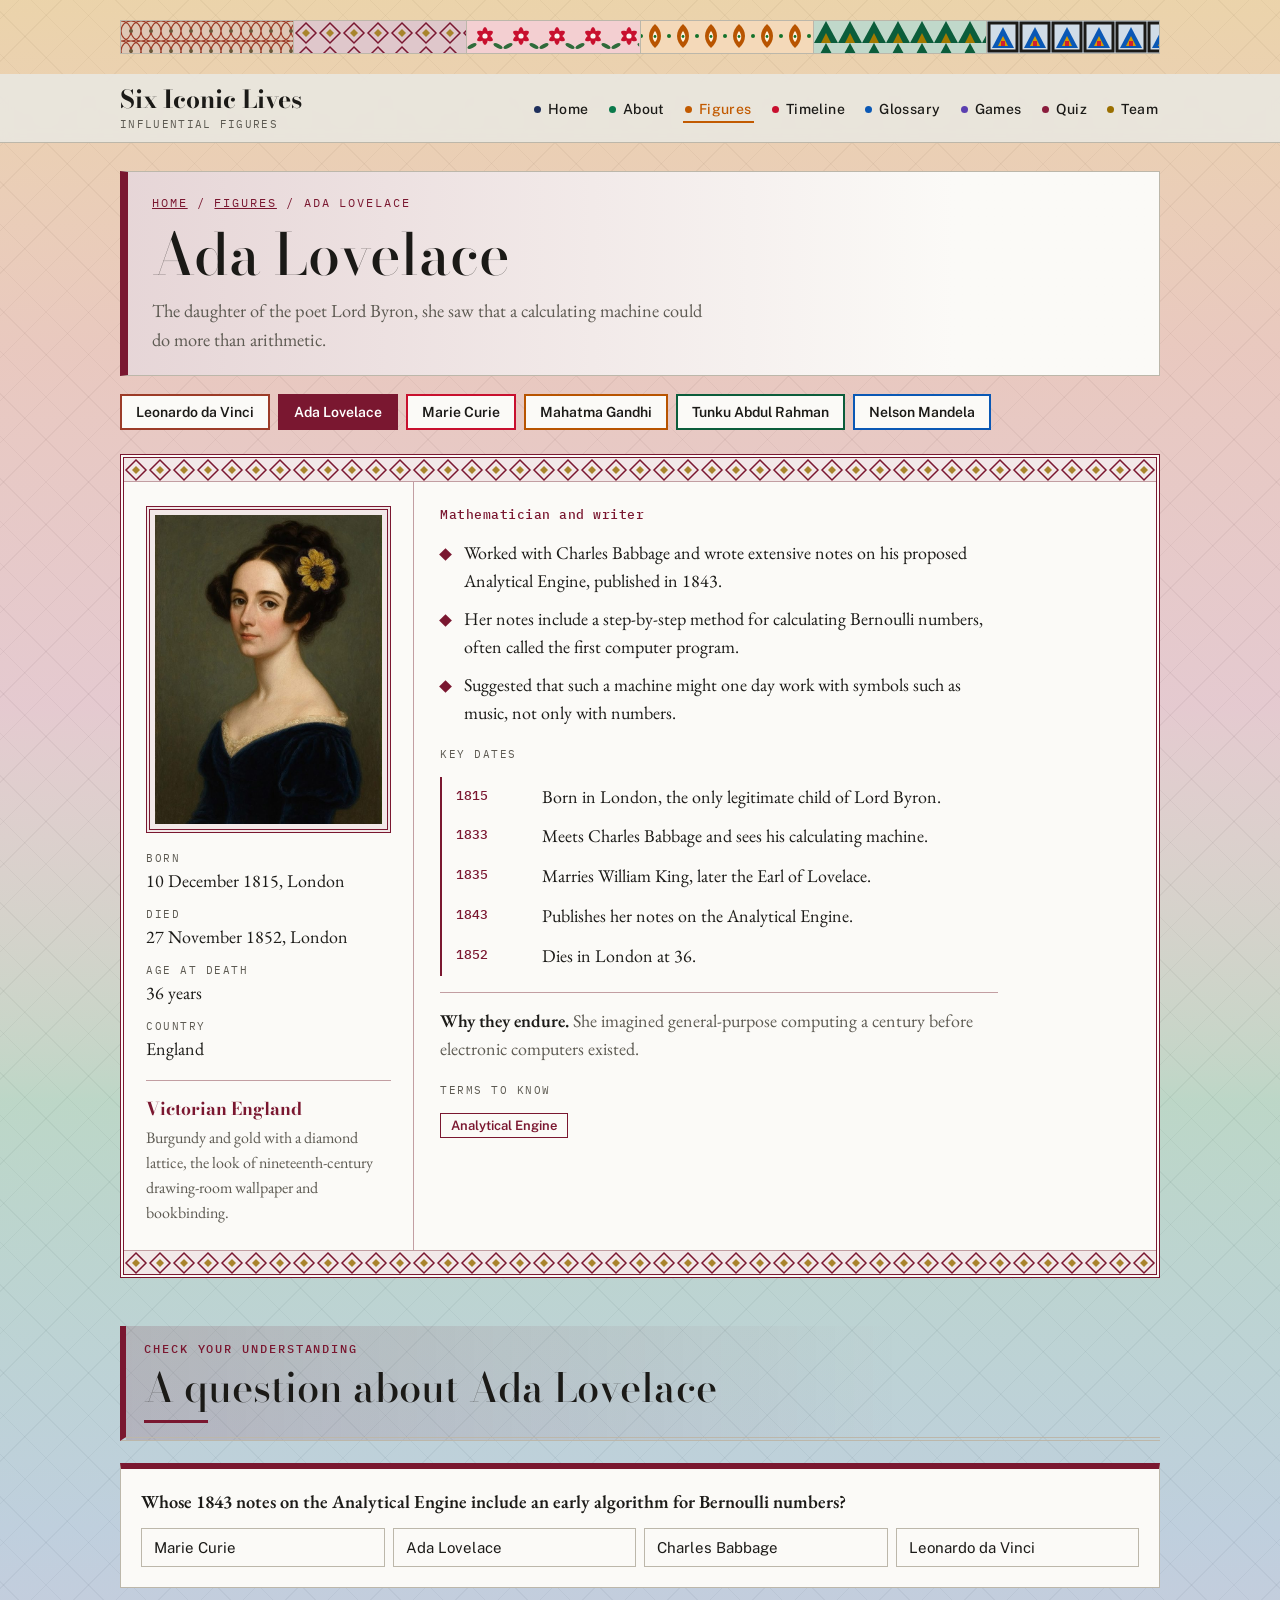
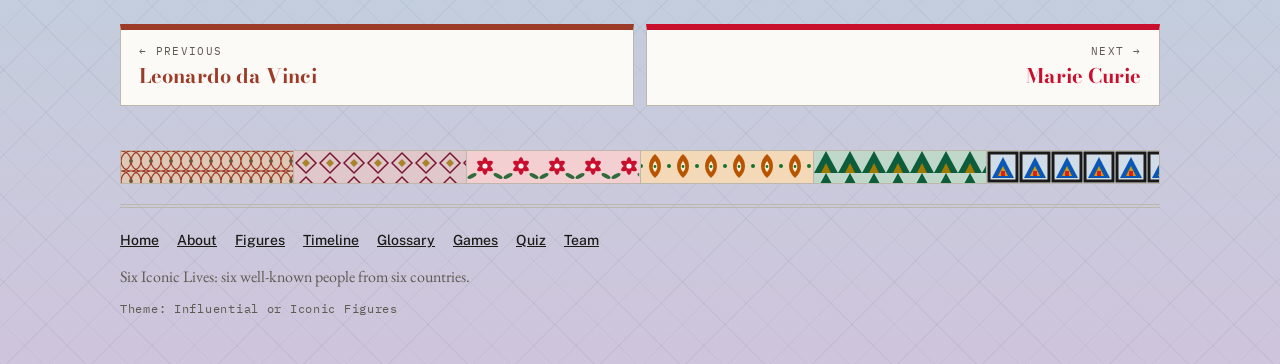
<file: lovelace.html>
<!doctype html>
<html lang="en">
<head>
<meta charset="utf-8">
<meta name="viewport" content="width=device-width, initial-scale=1">
<title>Ada Lovelace | Six Iconic Lives</title>
<meta name="description" content="The daughter of the poet Lord Byron, she saw that a calculating machine could do more than arithmetic.">
<link rel="preconnect" href="https://fonts.googleapis.com">
<link rel="preconnect" href="https://fonts.gstatic.com" crossorigin>
<link rel="stylesheet" href="https://fonts.googleapis.com/css2?family=Bodoni+Moda:ital,opsz,wght@0,6..96,500;0,6..96,700;1,6..96,500&amp;family=EB+Garamond:ital,wght@0,400;0,500;0,600;1,400&amp;family=IBM+Plex+Mono:wght@400;500&amp;family=Public+Sans:wght@400;500;600&amp;display=swap">
<link rel="stylesheet" href="style.css">
</head>
<body class="fig t-lovelace">
<a class="skip" href="#main">Skip to the main content</a>
<div class="wrap"><div class="ribbon" aria-hidden="true"><div class="t-leonardo"><svg class="band " width="100%" height="32" aria-hidden="true" focusable="false"><defs><pattern id="p41" width="20" height="20" patternUnits="userSpaceOnUse"><circle cx="0" cy="10" r="10" style="fill:none;stroke:var(--t-accent);stroke-width:1.2"/><circle cx="10" cy="10" r="10" style="fill:none;stroke:var(--t-accent);stroke-width:1.2"/><circle cx="20" cy="10" r="10" style="fill:none;stroke:var(--t-accent);stroke-width:1.2"/><circle cx="10" cy="10" r="2" style="fill:var(--t-accent2)"/></pattern></defs><rect width="100%" height="32" fill="url(#p41)"/></svg></div><div class="t-lovelace"><svg class="band " width="100%" height="32" aria-hidden="true" focusable="false"><defs><pattern id="p42" width="24" height="24" patternUnits="userSpaceOnUse"><polygon points="12,2 22,12 12,22 2,12" style="fill:none;stroke:var(--t-accent);stroke-width:1.5"/><polygon points="12,8 16,12 12,16 8,12" style="fill:var(--t-accent2)"/></pattern></defs><rect width="100%" height="32" fill="url(#p42)"/></svg></div><div class="t-curie"><svg class="band " width="100%" height="32" aria-hidden="true" focusable="false"><defs><pattern id="p43" width="36" height="32" patternUnits="userSpaceOnUse"><g transform="translate(18 15)"><ellipse rx="3.2" ry="9" style="fill:var(--t-accent)"/><ellipse rx="3.2" ry="9" transform="rotate(60)" style="fill:var(--t-accent)"/><ellipse rx="3.2" ry="9" transform="rotate(120)" style="fill:var(--t-accent)"/><circle r="2.6" style="fill:var(--t-bg)"/></g><ellipse cx="5" cy="25" rx="5" ry="2" transform="rotate(-28 5 25)" style="fill:var(--t-accent2)"/><ellipse cx="31" cy="25" rx="5" ry="2" transform="rotate(28 31 25)" style="fill:var(--t-accent2)"/></pattern></defs><rect width="100%" height="32" fill="url(#p43)"/></svg></div><div class="t-gandhi"><svg class="band " width="100%" height="32" aria-hidden="true" focusable="false"><defs><pattern id="p44" width="28" height="30" patternUnits="userSpaceOnUse"><path d="M14 3 C22 10 22 20 14 27 C6 20 6 10 14 3Z" style="fill:var(--t-accent)"/><path d="M14 10 C17 14 17 18 14 21 C11 18 11 14 14 10Z" style="fill:var(--t-bg)"/><circle cx="14" cy="15.5" r="1.4" style="fill:var(--t-accent2)"/><circle cx="0" cy="15" r="2" style="fill:var(--t-accent2)"/><circle cx="28" cy="15" r="2" style="fill:var(--t-accent2)"/></pattern></defs><rect width="100%" height="32" fill="url(#p44)"/></svg></div><div class="t-tunku"><svg class="band " width="100%" height="32" aria-hidden="true" focusable="false"><defs><pattern id="p45" width="24" height="22" patternUnits="userSpaceOnUse"><polygon points="0,22 12,0 24,22" style="fill:var(--t-accent)"/><polygon points="7,22 12,12 17,22" style="fill:var(--t-accent2)"/></pattern></defs><rect width="100%" height="32" fill="url(#p45)"/></svg></div><div class="t-mandela"><svg class="band " width="100%" height="32" aria-hidden="true" focusable="false"><defs><pattern id="p46" width="32" height="32" patternUnits="userSpaceOnUse"><rect x="2" y="2" width="28" height="28" style="fill:none;stroke:var(--t-ink);stroke-width:3"/><polygon points="16,6 27,27 5,27" style="fill:var(--t-accent)"/><polygon points="16,15 21,25 11,25" style="fill:var(--t-accent2)"/><rect x="14" y="20" width="4" height="5" style="fill:var(--t-accent3)"/></pattern></defs><rect width="100%" height="32" fill="url(#p46)"/></svg></div></div></div>
<header class="site-header">
<div class="wrap header-in">
<a class="brand" href="index.html">Six Iconic Lives<small>Influential figures</small></a>
<nav class="nav" aria-label="Main menu"><ul><li><a href="index.html" style="--c:var(--accent)">Home</a></li><li><a href="about.html" style="--c:var(--c3)">About</a></li><li><a href="index.html#figures" style="--c:var(--c2)" aria-current="true">Figures</a></li><li><a href="timeline.html" style="--c:var(--c1)">Timeline</a></li><li><a href="glossary.html" style="--c:var(--c4)">Glossary</a></li><li><a href="games.html" style="--c:var(--c6)">Games</a></li><li><a href="quiz.html" style="--c:var(--c5)">Quiz</a></li><li><a href="team.html" style="--c:var(--c8)">Team</a></li></ul></nav>
</div>
<div class="progress" aria-hidden="true"><i></i></div>
</header>
<main id="main" class="wrap">
<section class="page-hero"><p class="eyebrow"><a href="index.html">Home</a> / <a href="index.html#figures">Figures</a> / Ada Lovelace</p><h1>Ada Lovelace</h1><p class="lede">The daughter of the poet Lord Byron, she saw that a calculating machine could do more than arithmetic.</p></section>
<div class="fig-strip" aria-label="Choose a figure"><a class="chip t-leonardo" href="leonardo.html">Leonardo da Vinci</a><a class="chip t-lovelace" href="lovelace.html" aria-current="page">Ada Lovelace</a><a class="chip t-curie" href="curie.html">Marie Curie</a><a class="chip t-gandhi" href="gandhi.html">Mahatma Gandhi</a><a class="chip t-tunku" href="tunku.html">Tunku Abdul Rahman</a><a class="chip t-mandela" href="mandela.html">Nelson Mandela</a></div>
<article class="profile t-lovelace">
<svg class="band band-top" width="100%" height="24" aria-hidden="true" focusable="false"><defs><pattern id="p39" width="24" height="24" patternUnits="userSpaceOnUse"><polygon points="12,2 22,12 12,22 2,12" style="fill:none;stroke:var(--t-accent);stroke-width:1.5"/><polygon points="12,8 16,12 12,16 8,12" style="fill:var(--t-accent2)"/></pattern></defs><rect width="100%" height="24" fill="url(#p39)"/></svg>
<div class="profile-grid">
<div class="profile-side">
<img class="portrait" src="lovelace.jpg" alt="Portrait of Ada Lovelace" style="object-position:50% 20%">
<dl class="vitals"><div><dt>Born</dt><dd>10 December 1815, London</dd></div><div><dt>Died</dt><dd>27 November 1852, London</dd></div><div><dt>Age at death</dt><dd>36 years</dd></div><div><dt>Country</dt><dd>England</dd></div></dl>
<div class="style-note"><strong>Victorian England</strong><span>Burgundy and gold with a diamond lattice, the look of nineteenth-century drawing-room wallpaper and bookbinding.</span></div>
</div>
<div class="profile-main">
<p class="role">Mathematician and writer</p>
<ul class="facts"><li>Worked with Charles Babbage and wrote extensive notes on his proposed Analytical Engine, published in 1843.</li><li>Her notes include a step-by-step method for calculating Bernoulli numbers, often called the first computer program.</li><li>Suggested that such a machine might one day work with symbols such as music, not only with numbers.</li></ul>
<p class="subhead">Key dates</p>
<ol class="dates"><li><b>1815</b><span>Born in London, the only legitimate child of Lord Byron.</span></li><li><b>1833</b><span>Meets Charles Babbage and sees his calculating machine.</span></li><li><b>1835</b><span>Marries William King, later the Earl of Lovelace.</span></li><li><b>1843</b><span>Publishes her notes on the Analytical Engine.</span></li><li><b>1852</b><span>Dies in London at 36.</span></li></ol>
<p class="legacy"><strong>Why they endure.</strong> She imagined general-purpose computing a century before electronic computers existed.</p>
<p class="subhead">Terms to know</p>
<div class="related"><a href="glossary.html#analytical-engine">Analytical Engine</a></div>
</div>
</div>
<svg class="band band-bottom" width="100%" height="24" aria-hidden="true" focusable="false"><defs><pattern id="p40" width="24" height="24" patternUnits="userSpaceOnUse"><polygon points="12,2 22,12 12,22 2,12" style="fill:none;stroke:var(--t-accent);stroke-width:1.5"/><polygon points="12,8 16,12 12,16 8,12" style="fill:var(--t-accent2)"/></pattern></defs><rect width="100%" height="24" fill="url(#p40)"/></svg>
</article>
<section class="block t-lovelace" style="--sec:var(--t-accent)">
<div class="section-head"><p class="eyebrow">Check your understanding</p><h2>A question about Ada Lovelace</h2></div>
<div class="q t-lovelace" id="check" data-fig="lovelace"><p class="prompt">This question needs JavaScript. You can find all the questions on the <a href="quiz.html">Quiz page</a>.</p></div>
</section>
<nav class="pager" aria-label="Previous and next figure"><a class="prev" href="leonardo.html" style="--n:#9c3b27"><small>← Previous</small><strong>Leonardo da Vinci</strong></a><a class="next" href="curie.html" style="--n:#c8102e"><small>Next →</small><strong>Marie Curie</strong></a></nav>

</main>
<div class="wrap"><div class="ribbon" aria-hidden="true"><div class="t-leonardo"><svg class="band " width="100%" height="32" aria-hidden="true" focusable="false"><defs><pattern id="p47" width="20" height="20" patternUnits="userSpaceOnUse"><circle cx="0" cy="10" r="10" style="fill:none;stroke:var(--t-accent);stroke-width:1.2"/><circle cx="10" cy="10" r="10" style="fill:none;stroke:var(--t-accent);stroke-width:1.2"/><circle cx="20" cy="10" r="10" style="fill:none;stroke:var(--t-accent);stroke-width:1.2"/><circle cx="10" cy="10" r="2" style="fill:var(--t-accent2)"/></pattern></defs><rect width="100%" height="32" fill="url(#p47)"/></svg></div><div class="t-lovelace"><svg class="band " width="100%" height="32" aria-hidden="true" focusable="false"><defs><pattern id="p48" width="24" height="24" patternUnits="userSpaceOnUse"><polygon points="12,2 22,12 12,22 2,12" style="fill:none;stroke:var(--t-accent);stroke-width:1.5"/><polygon points="12,8 16,12 12,16 8,12" style="fill:var(--t-accent2)"/></pattern></defs><rect width="100%" height="32" fill="url(#p48)"/></svg></div><div class="t-curie"><svg class="band " width="100%" height="32" aria-hidden="true" focusable="false"><defs><pattern id="p49" width="36" height="32" patternUnits="userSpaceOnUse"><g transform="translate(18 15)"><ellipse rx="3.2" ry="9" style="fill:var(--t-accent)"/><ellipse rx="3.2" ry="9" transform="rotate(60)" style="fill:var(--t-accent)"/><ellipse rx="3.2" ry="9" transform="rotate(120)" style="fill:var(--t-accent)"/><circle r="2.6" style="fill:var(--t-bg)"/></g><ellipse cx="5" cy="25" rx="5" ry="2" transform="rotate(-28 5 25)" style="fill:var(--t-accent2)"/><ellipse cx="31" cy="25" rx="5" ry="2" transform="rotate(28 31 25)" style="fill:var(--t-accent2)"/></pattern></defs><rect width="100%" height="32" fill="url(#p49)"/></svg></div><div class="t-gandhi"><svg class="band " width="100%" height="32" aria-hidden="true" focusable="false"><defs><pattern id="p50" width="28" height="30" patternUnits="userSpaceOnUse"><path d="M14 3 C22 10 22 20 14 27 C6 20 6 10 14 3Z" style="fill:var(--t-accent)"/><path d="M14 10 C17 14 17 18 14 21 C11 18 11 14 14 10Z" style="fill:var(--t-bg)"/><circle cx="14" cy="15.5" r="1.4" style="fill:var(--t-accent2)"/><circle cx="0" cy="15" r="2" style="fill:var(--t-accent2)"/><circle cx="28" cy="15" r="2" style="fill:var(--t-accent2)"/></pattern></defs><rect width="100%" height="32" fill="url(#p50)"/></svg></div><div class="t-tunku"><svg class="band " width="100%" height="32" aria-hidden="true" focusable="false"><defs><pattern id="p51" width="24" height="22" patternUnits="userSpaceOnUse"><polygon points="0,22 12,0 24,22" style="fill:var(--t-accent)"/><polygon points="7,22 12,12 17,22" style="fill:var(--t-accent2)"/></pattern></defs><rect width="100%" height="32" fill="url(#p51)"/></svg></div><div class="t-mandela"><svg class="band " width="100%" height="32" aria-hidden="true" focusable="false"><defs><pattern id="p52" width="32" height="32" patternUnits="userSpaceOnUse"><rect x="2" y="2" width="28" height="28" style="fill:none;stroke:var(--t-ink);stroke-width:3"/><polygon points="16,6 27,27 5,27" style="fill:var(--t-accent)"/><polygon points="16,15 21,25 11,25" style="fill:var(--t-accent2)"/><rect x="14" y="20" width="4" height="5" style="fill:var(--t-accent3)"/></pattern></defs><rect width="100%" height="32" fill="url(#p52)"/></svg></div></div>
<footer class="site-footer">
<ul><li><a href="index.html">Home</a></li><li><a href="about.html">About</a></li><li><a href="index.html#figures">Figures</a></li><li><a href="timeline.html">Timeline</a></li><li><a href="glossary.html">Glossary</a></li><li><a href="games.html">Games</a></li><li><a href="quiz.html">Quiz</a></li><li><a href="team.html">Team</a></li></ul>
<p>Six Iconic Lives: six well-known people from six countries.</p>
<p class="mono">Theme: Influential or Iconic Figures</p>
</footer>
</div>
<script src="data.js"></script>
<script src="script.js"></script>
</body>
</html>
</file>
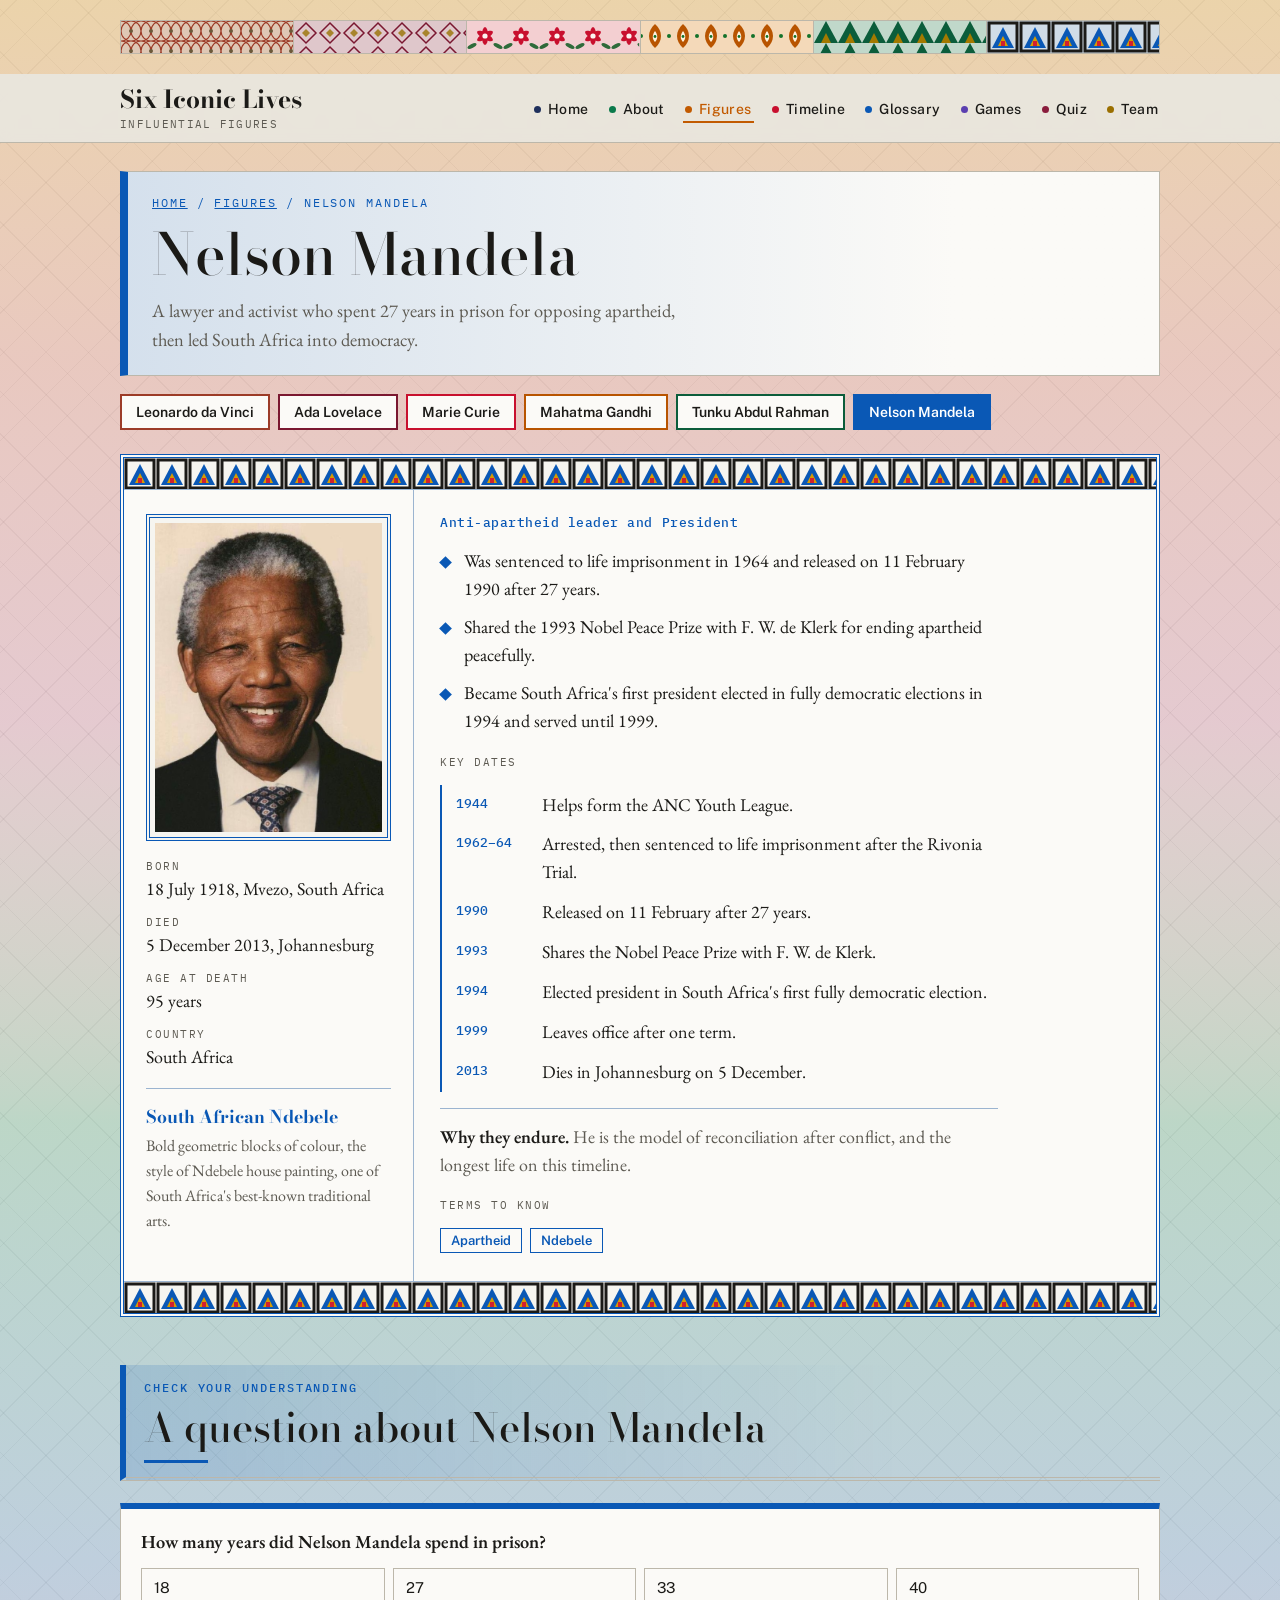
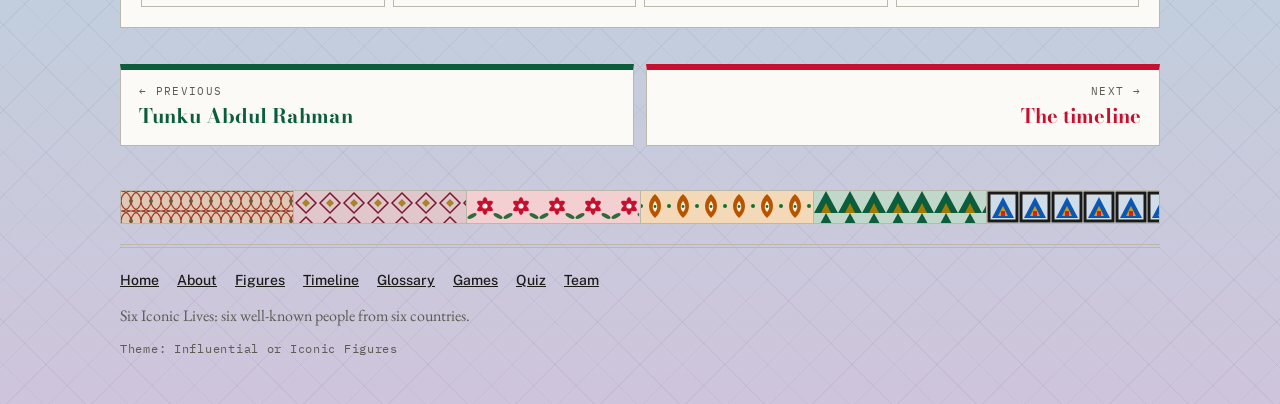
<file: mandela.html>
<!doctype html>
<html lang="en">
<head>
<meta charset="utf-8">
<meta name="viewport" content="width=device-width, initial-scale=1">
<title>Nelson Mandela | Six Iconic Lives</title>
<meta name="description" content="A lawyer and activist who spent 27 years in prison for opposing apartheid, then led South Africa into democracy.">
<link rel="preconnect" href="https://fonts.googleapis.com">
<link rel="preconnect" href="https://fonts.gstatic.com" crossorigin>
<link rel="stylesheet" href="https://fonts.googleapis.com/css2?family=Bodoni+Moda:ital,opsz,wght@0,6..96,500;0,6..96,700;1,6..96,500&amp;family=EB+Garamond:ital,wght@0,400;0,500;0,600;1,400&amp;family=IBM+Plex+Mono:wght@400;500&amp;family=Public+Sans:wght@400;500;600&amp;display=swap">
<link rel="stylesheet" href="style.css">
</head>
<body class="fig t-mandela">
<a class="skip" href="#main">Skip to the main content</a>
<div class="wrap"><div class="ribbon" aria-hidden="true"><div class="t-leonardo"><svg class="band " width="100%" height="32" aria-hidden="true" focusable="false"><defs><pattern id="p97" width="20" height="20" patternUnits="userSpaceOnUse"><circle cx="0" cy="10" r="10" style="fill:none;stroke:var(--t-accent);stroke-width:1.2"/><circle cx="10" cy="10" r="10" style="fill:none;stroke:var(--t-accent);stroke-width:1.2"/><circle cx="20" cy="10" r="10" style="fill:none;stroke:var(--t-accent);stroke-width:1.2"/><circle cx="10" cy="10" r="2" style="fill:var(--t-accent2)"/></pattern></defs><rect width="100%" height="32" fill="url(#p97)"/></svg></div><div class="t-lovelace"><svg class="band " width="100%" height="32" aria-hidden="true" focusable="false"><defs><pattern id="p98" width="24" height="24" patternUnits="userSpaceOnUse"><polygon points="12,2 22,12 12,22 2,12" style="fill:none;stroke:var(--t-accent);stroke-width:1.5"/><polygon points="12,8 16,12 12,16 8,12" style="fill:var(--t-accent2)"/></pattern></defs><rect width="100%" height="32" fill="url(#p98)"/></svg></div><div class="t-curie"><svg class="band " width="100%" height="32" aria-hidden="true" focusable="false"><defs><pattern id="p99" width="36" height="32" patternUnits="userSpaceOnUse"><g transform="translate(18 15)"><ellipse rx="3.2" ry="9" style="fill:var(--t-accent)"/><ellipse rx="3.2" ry="9" transform="rotate(60)" style="fill:var(--t-accent)"/><ellipse rx="3.2" ry="9" transform="rotate(120)" style="fill:var(--t-accent)"/><circle r="2.6" style="fill:var(--t-bg)"/></g><ellipse cx="5" cy="25" rx="5" ry="2" transform="rotate(-28 5 25)" style="fill:var(--t-accent2)"/><ellipse cx="31" cy="25" rx="5" ry="2" transform="rotate(28 31 25)" style="fill:var(--t-accent2)"/></pattern></defs><rect width="100%" height="32" fill="url(#p99)"/></svg></div><div class="t-gandhi"><svg class="band " width="100%" height="32" aria-hidden="true" focusable="false"><defs><pattern id="p100" width="28" height="30" patternUnits="userSpaceOnUse"><path d="M14 3 C22 10 22 20 14 27 C6 20 6 10 14 3Z" style="fill:var(--t-accent)"/><path d="M14 10 C17 14 17 18 14 21 C11 18 11 14 14 10Z" style="fill:var(--t-bg)"/><circle cx="14" cy="15.5" r="1.4" style="fill:var(--t-accent2)"/><circle cx="0" cy="15" r="2" style="fill:var(--t-accent2)"/><circle cx="28" cy="15" r="2" style="fill:var(--t-accent2)"/></pattern></defs><rect width="100%" height="32" fill="url(#p100)"/></svg></div><div class="t-tunku"><svg class="band " width="100%" height="32" aria-hidden="true" focusable="false"><defs><pattern id="p101" width="24" height="22" patternUnits="userSpaceOnUse"><polygon points="0,22 12,0 24,22" style="fill:var(--t-accent)"/><polygon points="7,22 12,12 17,22" style="fill:var(--t-accent2)"/></pattern></defs><rect width="100%" height="32" fill="url(#p101)"/></svg></div><div class="t-mandela"><svg class="band " width="100%" height="32" aria-hidden="true" focusable="false"><defs><pattern id="p102" width="32" height="32" patternUnits="userSpaceOnUse"><rect x="2" y="2" width="28" height="28" style="fill:none;stroke:var(--t-ink);stroke-width:3"/><polygon points="16,6 27,27 5,27" style="fill:var(--t-accent)"/><polygon points="16,15 21,25 11,25" style="fill:var(--t-accent2)"/><rect x="14" y="20" width="4" height="5" style="fill:var(--t-accent3)"/></pattern></defs><rect width="100%" height="32" fill="url(#p102)"/></svg></div></div></div>
<header class="site-header">
<div class="wrap header-in">
<a class="brand" href="index.html">Six Iconic Lives<small>Influential figures</small></a>
<nav class="nav" aria-label="Main menu"><ul><li><a href="index.html" style="--c:var(--accent)">Home</a></li><li><a href="about.html" style="--c:var(--c3)">About</a></li><li><a href="index.html#figures" style="--c:var(--c2)" aria-current="true">Figures</a></li><li><a href="timeline.html" style="--c:var(--c1)">Timeline</a></li><li><a href="glossary.html" style="--c:var(--c4)">Glossary</a></li><li><a href="games.html" style="--c:var(--c6)">Games</a></li><li><a href="quiz.html" style="--c:var(--c5)">Quiz</a></li><li><a href="team.html" style="--c:var(--c8)">Team</a></li></ul></nav>
</div>
<div class="progress" aria-hidden="true"><i></i></div>
</header>
<main id="main" class="wrap">
<section class="page-hero"><p class="eyebrow"><a href="index.html">Home</a> / <a href="index.html#figures">Figures</a> / Nelson Mandela</p><h1>Nelson Mandela</h1><p class="lede">A lawyer and activist who spent 27 years in prison for opposing apartheid, then led South Africa into democracy.</p></section>
<div class="fig-strip" aria-label="Choose a figure"><a class="chip t-leonardo" href="leonardo.html">Leonardo da Vinci</a><a class="chip t-lovelace" href="lovelace.html">Ada Lovelace</a><a class="chip t-curie" href="curie.html">Marie Curie</a><a class="chip t-gandhi" href="gandhi.html">Mahatma Gandhi</a><a class="chip t-tunku" href="tunku.html">Tunku Abdul Rahman</a><a class="chip t-mandela" href="mandela.html" aria-current="page">Nelson Mandela</a></div>
<article class="profile t-mandela">
<svg class="band band-top" width="100%" height="32" aria-hidden="true" focusable="false"><defs><pattern id="p95" width="32" height="32" patternUnits="userSpaceOnUse"><rect x="2" y="2" width="28" height="28" style="fill:none;stroke:var(--t-ink);stroke-width:3"/><polygon points="16,6 27,27 5,27" style="fill:var(--t-accent)"/><polygon points="16,15 21,25 11,25" style="fill:var(--t-accent2)"/><rect x="14" y="20" width="4" height="5" style="fill:var(--t-accent3)"/></pattern></defs><rect width="100%" height="32" fill="url(#p95)"/></svg>
<div class="profile-grid">
<div class="profile-side">
<img class="portrait" src="mandela.jpg" alt="Portrait of Nelson Mandela" style="object-position:50% 20%">
<dl class="vitals"><div><dt>Born</dt><dd>18 July 1918, Mvezo, South Africa</dd></div><div><dt>Died</dt><dd>5 December 2013, Johannesburg</dd></div><div><dt>Age at death</dt><dd>95 years</dd></div><div><dt>Country</dt><dd>South Africa</dd></div></dl>
<div class="style-note"><strong>South African Ndebele</strong><span>Bold geometric blocks of colour, the style of Ndebele house painting, one of South Africa&#x27;s best-known traditional arts.</span></div>
</div>
<div class="profile-main">
<p class="role">Anti-apartheid leader and President</p>
<ul class="facts"><li>Was sentenced to life imprisonment in 1964 and released on 11 February 1990 after 27 years.</li><li>Shared the 1993 Nobel Peace Prize with F. W. de Klerk for ending apartheid peacefully.</li><li>Became South Africa&#x27;s first president elected in fully democratic elections in 1994 and served until 1999.</li></ul>
<p class="subhead">Key dates</p>
<ol class="dates"><li><b>1944</b><span>Helps form the ANC Youth League.</span></li><li><b>1962–64</b><span>Arrested, then sentenced to life imprisonment after the Rivonia Trial.</span></li><li><b>1990</b><span>Released on 11 February after 27 years.</span></li><li><b>1993</b><span>Shares the Nobel Peace Prize with F. W. de Klerk.</span></li><li><b>1994</b><span>Elected president in South Africa&#x27;s first fully democratic election.</span></li><li><b>1999</b><span>Leaves office after one term.</span></li><li><b>2013</b><span>Dies in Johannesburg on 5 December.</span></li></ol>
<p class="legacy"><strong>Why they endure.</strong> He is the model of reconciliation after conflict, and the longest life on this timeline.</p>
<p class="subhead">Terms to know</p>
<div class="related"><a href="glossary.html#apartheid">Apartheid</a><a href="glossary.html#ndebele">Ndebele</a></div>
</div>
</div>
<svg class="band band-bottom" width="100%" height="32" aria-hidden="true" focusable="false"><defs><pattern id="p96" width="32" height="32" patternUnits="userSpaceOnUse"><rect x="2" y="2" width="28" height="28" style="fill:none;stroke:var(--t-ink);stroke-width:3"/><polygon points="16,6 27,27 5,27" style="fill:var(--t-accent)"/><polygon points="16,15 21,25 11,25" style="fill:var(--t-accent2)"/><rect x="14" y="20" width="4" height="5" style="fill:var(--t-accent3)"/></pattern></defs><rect width="100%" height="32" fill="url(#p96)"/></svg>
</article>
<section class="block t-mandela" style="--sec:var(--t-accent)">
<div class="section-head"><p class="eyebrow">Check your understanding</p><h2>A question about Nelson Mandela</h2></div>
<div class="q t-mandela" id="check" data-fig="mandela"><p class="prompt">This question needs JavaScript. You can find all the questions on the <a href="quiz.html">Quiz page</a>.</p></div>
</section>
<nav class="pager" aria-label="Previous and next figure"><a class="prev" href="tunku.html" style="--n:#0b5d3b"><small>← Previous</small><strong>Tunku Abdul Rahman</strong></a><a class="next" href="timeline.html" style="--n:var(--c1)"><small>Next →</small><strong>The timeline</strong></a></nav>

</main>
<div class="wrap"><div class="ribbon" aria-hidden="true"><div class="t-leonardo"><svg class="band " width="100%" height="32" aria-hidden="true" focusable="false"><defs><pattern id="p103" width="20" height="20" patternUnits="userSpaceOnUse"><circle cx="0" cy="10" r="10" style="fill:none;stroke:var(--t-accent);stroke-width:1.2"/><circle cx="10" cy="10" r="10" style="fill:none;stroke:var(--t-accent);stroke-width:1.2"/><circle cx="20" cy="10" r="10" style="fill:none;stroke:var(--t-accent);stroke-width:1.2"/><circle cx="10" cy="10" r="2" style="fill:var(--t-accent2)"/></pattern></defs><rect width="100%" height="32" fill="url(#p103)"/></svg></div><div class="t-lovelace"><svg class="band " width="100%" height="32" aria-hidden="true" focusable="false"><defs><pattern id="p104" width="24" height="24" patternUnits="userSpaceOnUse"><polygon points="12,2 22,12 12,22 2,12" style="fill:none;stroke:var(--t-accent);stroke-width:1.5"/><polygon points="12,8 16,12 12,16 8,12" style="fill:var(--t-accent2)"/></pattern></defs><rect width="100%" height="32" fill="url(#p104)"/></svg></div><div class="t-curie"><svg class="band " width="100%" height="32" aria-hidden="true" focusable="false"><defs><pattern id="p105" width="36" height="32" patternUnits="userSpaceOnUse"><g transform="translate(18 15)"><ellipse rx="3.2" ry="9" style="fill:var(--t-accent)"/><ellipse rx="3.2" ry="9" transform="rotate(60)" style="fill:var(--t-accent)"/><ellipse rx="3.2" ry="9" transform="rotate(120)" style="fill:var(--t-accent)"/><circle r="2.6" style="fill:var(--t-bg)"/></g><ellipse cx="5" cy="25" rx="5" ry="2" transform="rotate(-28 5 25)" style="fill:var(--t-accent2)"/><ellipse cx="31" cy="25" rx="5" ry="2" transform="rotate(28 31 25)" style="fill:var(--t-accent2)"/></pattern></defs><rect width="100%" height="32" fill="url(#p105)"/></svg></div><div class="t-gandhi"><svg class="band " width="100%" height="32" aria-hidden="true" focusable="false"><defs><pattern id="p106" width="28" height="30" patternUnits="userSpaceOnUse"><path d="M14 3 C22 10 22 20 14 27 C6 20 6 10 14 3Z" style="fill:var(--t-accent)"/><path d="M14 10 C17 14 17 18 14 21 C11 18 11 14 14 10Z" style="fill:var(--t-bg)"/><circle cx="14" cy="15.5" r="1.4" style="fill:var(--t-accent2)"/><circle cx="0" cy="15" r="2" style="fill:var(--t-accent2)"/><circle cx="28" cy="15" r="2" style="fill:var(--t-accent2)"/></pattern></defs><rect width="100%" height="32" fill="url(#p106)"/></svg></div><div class="t-tunku"><svg class="band " width="100%" height="32" aria-hidden="true" focusable="false"><defs><pattern id="p107" width="24" height="22" patternUnits="userSpaceOnUse"><polygon points="0,22 12,0 24,22" style="fill:var(--t-accent)"/><polygon points="7,22 12,12 17,22" style="fill:var(--t-accent2)"/></pattern></defs><rect width="100%" height="32" fill="url(#p107)"/></svg></div><div class="t-mandela"><svg class="band " width="100%" height="32" aria-hidden="true" focusable="false"><defs><pattern id="p108" width="32" height="32" patternUnits="userSpaceOnUse"><rect x="2" y="2" width="28" height="28" style="fill:none;stroke:var(--t-ink);stroke-width:3"/><polygon points="16,6 27,27 5,27" style="fill:var(--t-accent)"/><polygon points="16,15 21,25 11,25" style="fill:var(--t-accent2)"/><rect x="14" y="20" width="4" height="5" style="fill:var(--t-accent3)"/></pattern></defs><rect width="100%" height="32" fill="url(#p108)"/></svg></div></div>
<footer class="site-footer">
<ul><li><a href="index.html">Home</a></li><li><a href="about.html">About</a></li><li><a href="index.html#figures">Figures</a></li><li><a href="timeline.html">Timeline</a></li><li><a href="glossary.html">Glossary</a></li><li><a href="games.html">Games</a></li><li><a href="quiz.html">Quiz</a></li><li><a href="team.html">Team</a></li></ul>
<p>Six Iconic Lives: six well-known people from six countries.</p>
<p class="mono">Theme: Influential or Iconic Figures</p>
</footer>
</div>
<script src="data.js"></script>
<script src="script.js"></script>
</body>
</html>
</file>
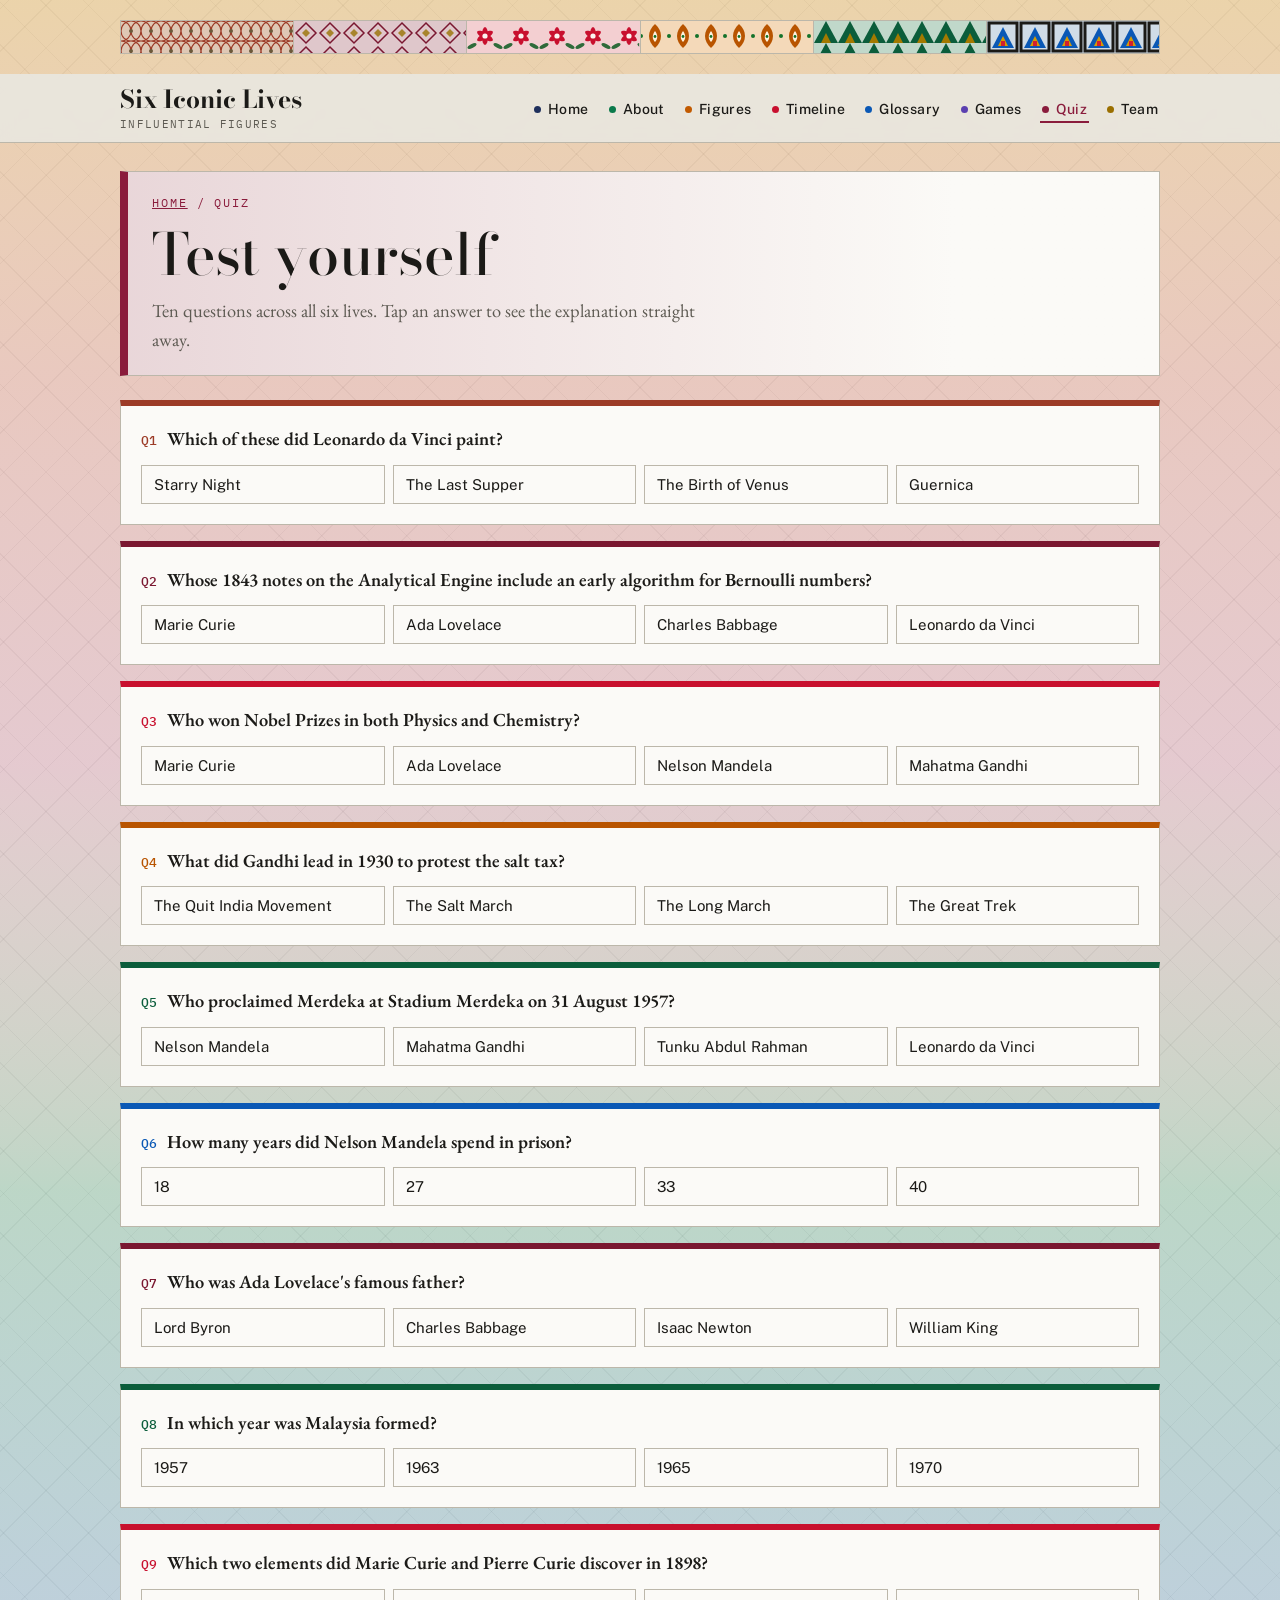
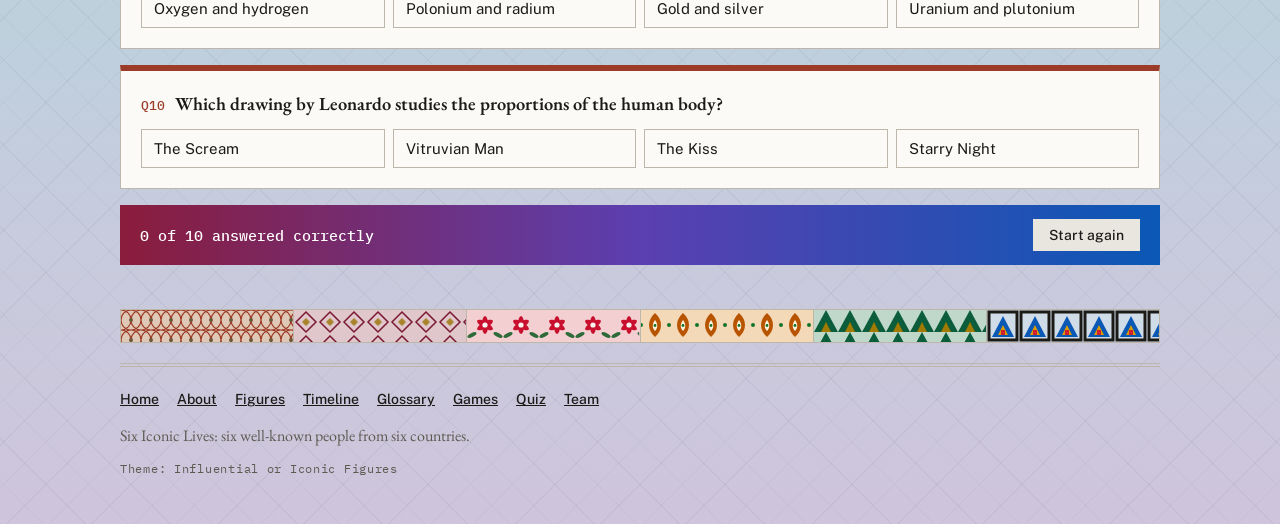
<file: quiz.html>
<!doctype html>
<html lang="en">
<head>
<meta charset="utf-8">
<meta name="viewport" content="width=device-width, initial-scale=1">
<title>Quiz | Six Iconic Lives</title>
<meta name="description" content="A ten-question quiz about six iconic figures.">
<link rel="preconnect" href="https://fonts.googleapis.com">
<link rel="preconnect" href="https://fonts.gstatic.com" crossorigin>
<link rel="stylesheet" href="https://fonts.googleapis.com/css2?family=Bodoni+Moda:ital,opsz,wght@0,6..96,500;0,6..96,700;1,6..96,500&amp;family=EB+Garamond:ital,wght@0,400;0,500;0,600;1,400&amp;family=IBM+Plex+Mono:wght@400;500&amp;family=Public+Sans:wght@400;500;600&amp;display=swap">
<link rel="stylesheet" href="style.css">
</head>
<body class="p-quiz">
<a class="skip" href="#main">Skip to the main content</a>
<div class="wrap"><div class="ribbon" aria-hidden="true"><div class="t-leonardo"><svg class="band " width="100%" height="32" aria-hidden="true" focusable="false"><defs><pattern id="p145" width="20" height="20" patternUnits="userSpaceOnUse"><circle cx="0" cy="10" r="10" style="fill:none;stroke:var(--t-accent);stroke-width:1.2"/><circle cx="10" cy="10" r="10" style="fill:none;stroke:var(--t-accent);stroke-width:1.2"/><circle cx="20" cy="10" r="10" style="fill:none;stroke:var(--t-accent);stroke-width:1.2"/><circle cx="10" cy="10" r="2" style="fill:var(--t-accent2)"/></pattern></defs><rect width="100%" height="32" fill="url(#p145)"/></svg></div><div class="t-lovelace"><svg class="band " width="100%" height="32" aria-hidden="true" focusable="false"><defs><pattern id="p146" width="24" height="24" patternUnits="userSpaceOnUse"><polygon points="12,2 22,12 12,22 2,12" style="fill:none;stroke:var(--t-accent);stroke-width:1.5"/><polygon points="12,8 16,12 12,16 8,12" style="fill:var(--t-accent2)"/></pattern></defs><rect width="100%" height="32" fill="url(#p146)"/></svg></div><div class="t-curie"><svg class="band " width="100%" height="32" aria-hidden="true" focusable="false"><defs><pattern id="p147" width="36" height="32" patternUnits="userSpaceOnUse"><g transform="translate(18 15)"><ellipse rx="3.2" ry="9" style="fill:var(--t-accent)"/><ellipse rx="3.2" ry="9" transform="rotate(60)" style="fill:var(--t-accent)"/><ellipse rx="3.2" ry="9" transform="rotate(120)" style="fill:var(--t-accent)"/><circle r="2.6" style="fill:var(--t-bg)"/></g><ellipse cx="5" cy="25" rx="5" ry="2" transform="rotate(-28 5 25)" style="fill:var(--t-accent2)"/><ellipse cx="31" cy="25" rx="5" ry="2" transform="rotate(28 31 25)" style="fill:var(--t-accent2)"/></pattern></defs><rect width="100%" height="32" fill="url(#p147)"/></svg></div><div class="t-gandhi"><svg class="band " width="100%" height="32" aria-hidden="true" focusable="false"><defs><pattern id="p148" width="28" height="30" patternUnits="userSpaceOnUse"><path d="M14 3 C22 10 22 20 14 27 C6 20 6 10 14 3Z" style="fill:var(--t-accent)"/><path d="M14 10 C17 14 17 18 14 21 C11 18 11 14 14 10Z" style="fill:var(--t-bg)"/><circle cx="14" cy="15.5" r="1.4" style="fill:var(--t-accent2)"/><circle cx="0" cy="15" r="2" style="fill:var(--t-accent2)"/><circle cx="28" cy="15" r="2" style="fill:var(--t-accent2)"/></pattern></defs><rect width="100%" height="32" fill="url(#p148)"/></svg></div><div class="t-tunku"><svg class="band " width="100%" height="32" aria-hidden="true" focusable="false"><defs><pattern id="p149" width="24" height="22" patternUnits="userSpaceOnUse"><polygon points="0,22 12,0 24,22" style="fill:var(--t-accent)"/><polygon points="7,22 12,12 17,22" style="fill:var(--t-accent2)"/></pattern></defs><rect width="100%" height="32" fill="url(#p149)"/></svg></div><div class="t-mandela"><svg class="band " width="100%" height="32" aria-hidden="true" focusable="false"><defs><pattern id="p150" width="32" height="32" patternUnits="userSpaceOnUse"><rect x="2" y="2" width="28" height="28" style="fill:none;stroke:var(--t-ink);stroke-width:3"/><polygon points="16,6 27,27 5,27" style="fill:var(--t-accent)"/><polygon points="16,15 21,25 11,25" style="fill:var(--t-accent2)"/><rect x="14" y="20" width="4" height="5" style="fill:var(--t-accent3)"/></pattern></defs><rect width="100%" height="32" fill="url(#p150)"/></svg></div></div></div>
<header class="site-header">
<div class="wrap header-in">
<a class="brand" href="index.html">Six Iconic Lives<small>Influential figures</small></a>
<nav class="nav" aria-label="Main menu"><ul><li><a href="index.html" style="--c:var(--accent)">Home</a></li><li><a href="about.html" style="--c:var(--c3)">About</a></li><li><a href="index.html#figures" style="--c:var(--c2)">Figures</a></li><li><a href="timeline.html" style="--c:var(--c1)">Timeline</a></li><li><a href="glossary.html" style="--c:var(--c4)">Glossary</a></li><li><a href="games.html" style="--c:var(--c6)">Games</a></li><li><a href="quiz.html" style="--c:var(--c5)" aria-current="page">Quiz</a></li><li><a href="team.html" style="--c:var(--c8)">Team</a></li></ul></nav>
</div>
<div class="progress" aria-hidden="true"><i></i></div>
</header>
<main id="main" class="wrap">
<section class="page-hero"><p class="eyebrow"><a href="index.html">Home</a> / Quiz</p><h1>Test yourself</h1><p class="lede">Ten questions across all six lives. Tap an answer to see the explanation straight away.</p></section>
<div class="quiz" id="quiz"><p>This quiz needs JavaScript.</p></div>
<div class="score-bar"><span class="mono" id="score">0 of 10 answered correctly</span><button class="reset" id="reset" type="button">Start again</button></div>

</main>
<div class="wrap"><div class="ribbon" aria-hidden="true"><div class="t-leonardo"><svg class="band " width="100%" height="32" aria-hidden="true" focusable="false"><defs><pattern id="p151" width="20" height="20" patternUnits="userSpaceOnUse"><circle cx="0" cy="10" r="10" style="fill:none;stroke:var(--t-accent);stroke-width:1.2"/><circle cx="10" cy="10" r="10" style="fill:none;stroke:var(--t-accent);stroke-width:1.2"/><circle cx="20" cy="10" r="10" style="fill:none;stroke:var(--t-accent);stroke-width:1.2"/><circle cx="10" cy="10" r="2" style="fill:var(--t-accent2)"/></pattern></defs><rect width="100%" height="32" fill="url(#p151)"/></svg></div><div class="t-lovelace"><svg class="band " width="100%" height="32" aria-hidden="true" focusable="false"><defs><pattern id="p152" width="24" height="24" patternUnits="userSpaceOnUse"><polygon points="12,2 22,12 12,22 2,12" style="fill:none;stroke:var(--t-accent);stroke-width:1.5"/><polygon points="12,8 16,12 12,16 8,12" style="fill:var(--t-accent2)"/></pattern></defs><rect width="100%" height="32" fill="url(#p152)"/></svg></div><div class="t-curie"><svg class="band " width="100%" height="32" aria-hidden="true" focusable="false"><defs><pattern id="p153" width="36" height="32" patternUnits="userSpaceOnUse"><g transform="translate(18 15)"><ellipse rx="3.2" ry="9" style="fill:var(--t-accent)"/><ellipse rx="3.2" ry="9" transform="rotate(60)" style="fill:var(--t-accent)"/><ellipse rx="3.2" ry="9" transform="rotate(120)" style="fill:var(--t-accent)"/><circle r="2.6" style="fill:var(--t-bg)"/></g><ellipse cx="5" cy="25" rx="5" ry="2" transform="rotate(-28 5 25)" style="fill:var(--t-accent2)"/><ellipse cx="31" cy="25" rx="5" ry="2" transform="rotate(28 31 25)" style="fill:var(--t-accent2)"/></pattern></defs><rect width="100%" height="32" fill="url(#p153)"/></svg></div><div class="t-gandhi"><svg class="band " width="100%" height="32" aria-hidden="true" focusable="false"><defs><pattern id="p154" width="28" height="30" patternUnits="userSpaceOnUse"><path d="M14 3 C22 10 22 20 14 27 C6 20 6 10 14 3Z" style="fill:var(--t-accent)"/><path d="M14 10 C17 14 17 18 14 21 C11 18 11 14 14 10Z" style="fill:var(--t-bg)"/><circle cx="14" cy="15.5" r="1.4" style="fill:var(--t-accent2)"/><circle cx="0" cy="15" r="2" style="fill:var(--t-accent2)"/><circle cx="28" cy="15" r="2" style="fill:var(--t-accent2)"/></pattern></defs><rect width="100%" height="32" fill="url(#p154)"/></svg></div><div class="t-tunku"><svg class="band " width="100%" height="32" aria-hidden="true" focusable="false"><defs><pattern id="p155" width="24" height="22" patternUnits="userSpaceOnUse"><polygon points="0,22 12,0 24,22" style="fill:var(--t-accent)"/><polygon points="7,22 12,12 17,22" style="fill:var(--t-accent2)"/></pattern></defs><rect width="100%" height="32" fill="url(#p155)"/></svg></div><div class="t-mandela"><svg class="band " width="100%" height="32" aria-hidden="true" focusable="false"><defs><pattern id="p156" width="32" height="32" patternUnits="userSpaceOnUse"><rect x="2" y="2" width="28" height="28" style="fill:none;stroke:var(--t-ink);stroke-width:3"/><polygon points="16,6 27,27 5,27" style="fill:var(--t-accent)"/><polygon points="16,15 21,25 11,25" style="fill:var(--t-accent2)"/><rect x="14" y="20" width="4" height="5" style="fill:var(--t-accent3)"/></pattern></defs><rect width="100%" height="32" fill="url(#p156)"/></svg></div></div>
<footer class="site-footer">
<ul><li><a href="index.html">Home</a></li><li><a href="about.html">About</a></li><li><a href="index.html#figures">Figures</a></li><li><a href="timeline.html">Timeline</a></li><li><a href="glossary.html">Glossary</a></li><li><a href="games.html">Games</a></li><li><a href="quiz.html">Quiz</a></li><li><a href="team.html">Team</a></li></ul>
<p>Six Iconic Lives: six well-known people from six countries.</p>
<p class="mono">Theme: Influential or Iconic Figures</p>
</footer>
</div>
<script src="data.js"></script>
<script src="script.js"></script>
</body>
</html>
</file>
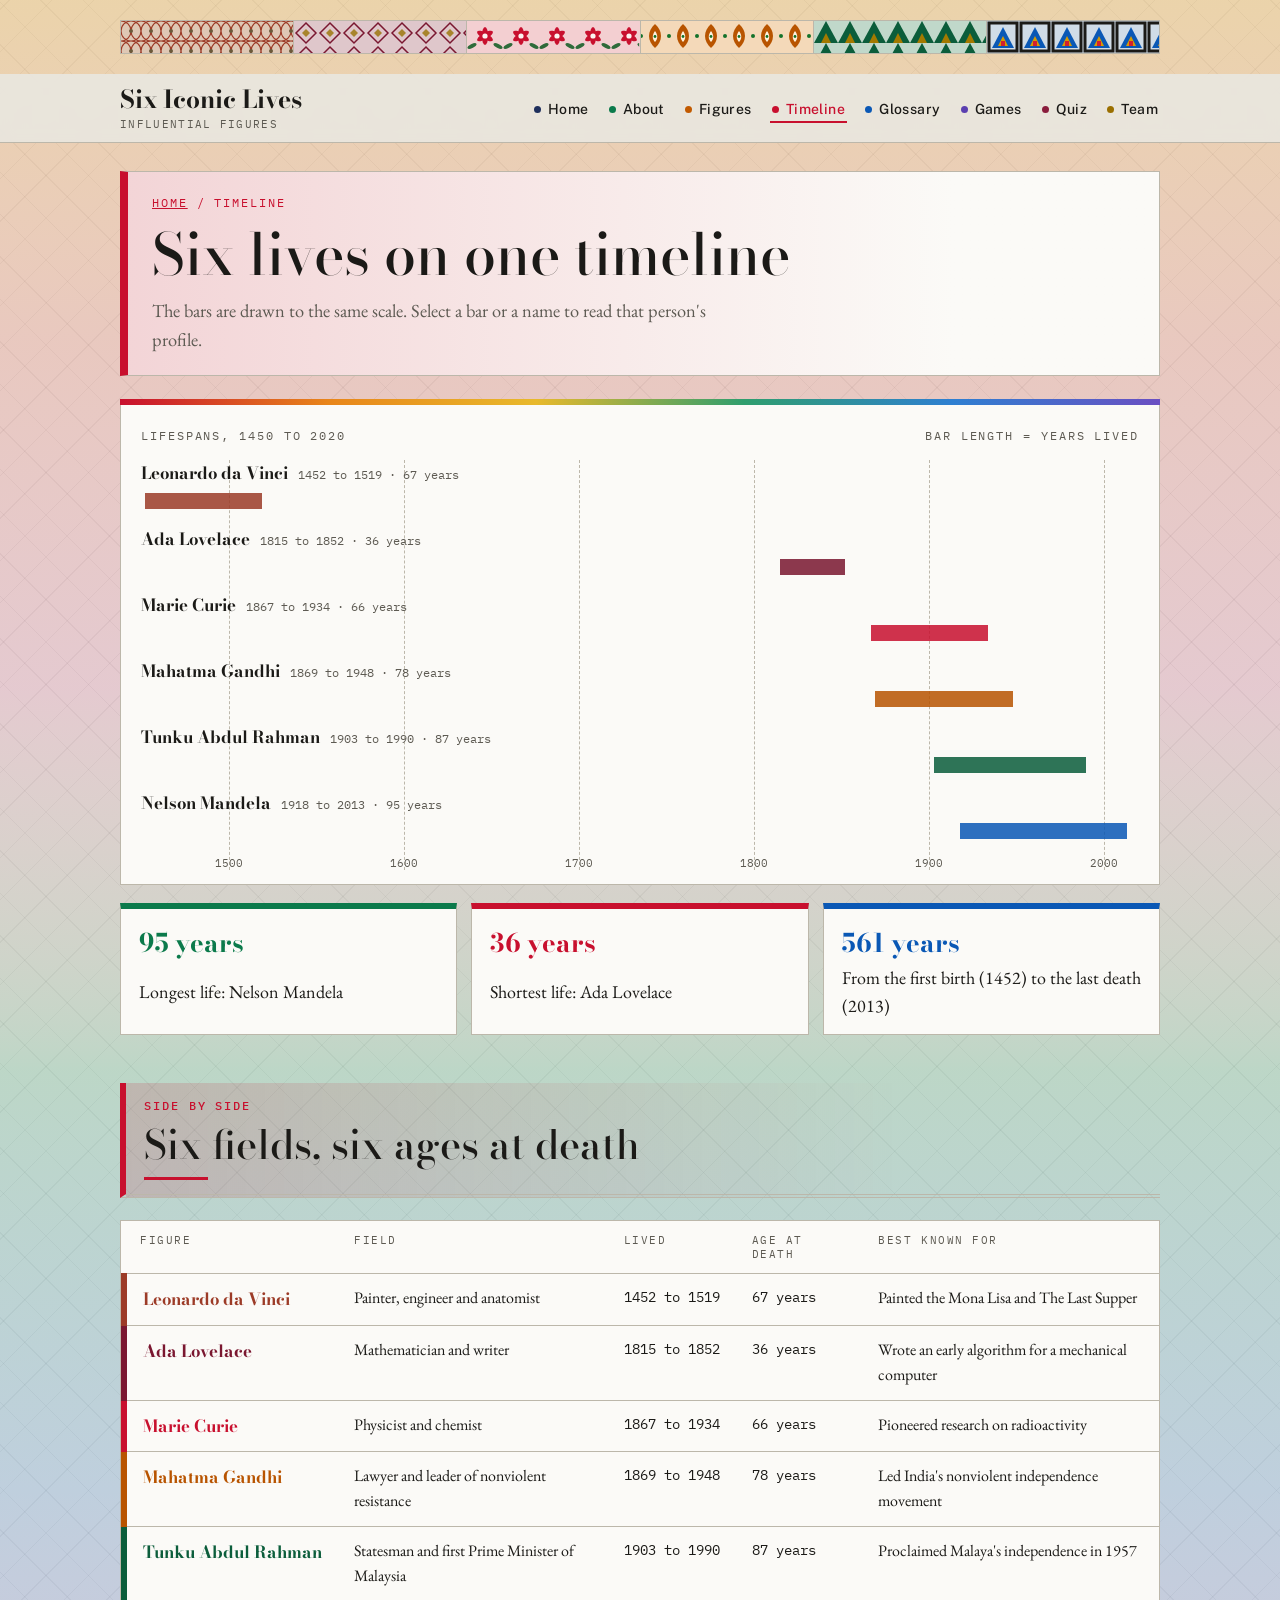
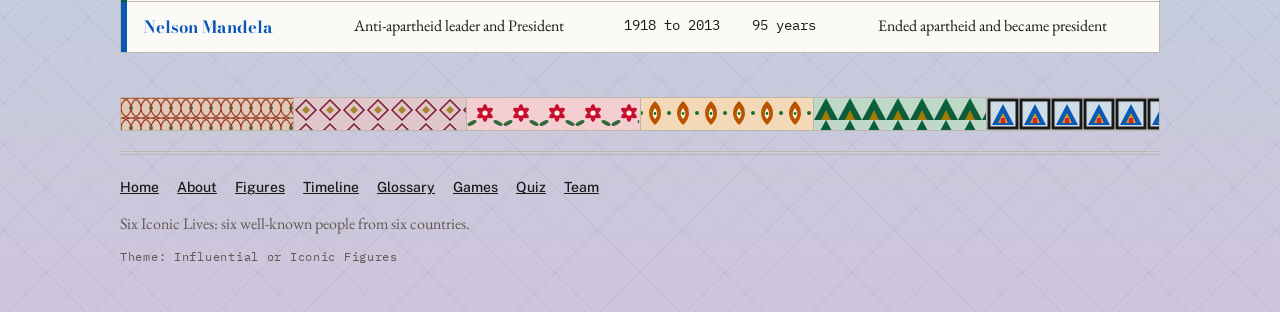
<file: timeline.html>
<!doctype html>
<html lang="en">
<head>
<meta charset="utf-8">
<meta name="viewport" content="width=device-width, initial-scale=1">
<title>Timeline | Six Iconic Lives</title>
<meta name="description" content="Six iconic lives drawn to scale on one timeline, with a comparison table.">
<link rel="preconnect" href="https://fonts.googleapis.com">
<link rel="preconnect" href="https://fonts.gstatic.com" crossorigin>
<link rel="stylesheet" href="https://fonts.googleapis.com/css2?family=Bodoni+Moda:ital,opsz,wght@0,6..96,500;0,6..96,700;1,6..96,500&amp;family=EB+Garamond:ital,wght@0,400;0,500;0,600;1,400&amp;family=IBM+Plex+Mono:wght@400;500&amp;family=Public+Sans:wght@400;500;600&amp;display=swap">
<link rel="stylesheet" href="style.css">
</head>
<body class="p-timeline">
<a class="skip" href="#main">Skip to the main content</a>
<div class="wrap"><div class="ribbon" aria-hidden="true"><div class="t-leonardo"><svg class="band " width="100%" height="32" aria-hidden="true" focusable="false"><defs><pattern id="p109" width="20" height="20" patternUnits="userSpaceOnUse"><circle cx="0" cy="10" r="10" style="fill:none;stroke:var(--t-accent);stroke-width:1.2"/><circle cx="10" cy="10" r="10" style="fill:none;stroke:var(--t-accent);stroke-width:1.2"/><circle cx="20" cy="10" r="10" style="fill:none;stroke:var(--t-accent);stroke-width:1.2"/><circle cx="10" cy="10" r="2" style="fill:var(--t-accent2)"/></pattern></defs><rect width="100%" height="32" fill="url(#p109)"/></svg></div><div class="t-lovelace"><svg class="band " width="100%" height="32" aria-hidden="true" focusable="false"><defs><pattern id="p110" width="24" height="24" patternUnits="userSpaceOnUse"><polygon points="12,2 22,12 12,22 2,12" style="fill:none;stroke:var(--t-accent);stroke-width:1.5"/><polygon points="12,8 16,12 12,16 8,12" style="fill:var(--t-accent2)"/></pattern></defs><rect width="100%" height="32" fill="url(#p110)"/></svg></div><div class="t-curie"><svg class="band " width="100%" height="32" aria-hidden="true" focusable="false"><defs><pattern id="p111" width="36" height="32" patternUnits="userSpaceOnUse"><g transform="translate(18 15)"><ellipse rx="3.2" ry="9" style="fill:var(--t-accent)"/><ellipse rx="3.2" ry="9" transform="rotate(60)" style="fill:var(--t-accent)"/><ellipse rx="3.2" ry="9" transform="rotate(120)" style="fill:var(--t-accent)"/><circle r="2.6" style="fill:var(--t-bg)"/></g><ellipse cx="5" cy="25" rx="5" ry="2" transform="rotate(-28 5 25)" style="fill:var(--t-accent2)"/><ellipse cx="31" cy="25" rx="5" ry="2" transform="rotate(28 31 25)" style="fill:var(--t-accent2)"/></pattern></defs><rect width="100%" height="32" fill="url(#p111)"/></svg></div><div class="t-gandhi"><svg class="band " width="100%" height="32" aria-hidden="true" focusable="false"><defs><pattern id="p112" width="28" height="30" patternUnits="userSpaceOnUse"><path d="M14 3 C22 10 22 20 14 27 C6 20 6 10 14 3Z" style="fill:var(--t-accent)"/><path d="M14 10 C17 14 17 18 14 21 C11 18 11 14 14 10Z" style="fill:var(--t-bg)"/><circle cx="14" cy="15.5" r="1.4" style="fill:var(--t-accent2)"/><circle cx="0" cy="15" r="2" style="fill:var(--t-accent2)"/><circle cx="28" cy="15" r="2" style="fill:var(--t-accent2)"/></pattern></defs><rect width="100%" height="32" fill="url(#p112)"/></svg></div><div class="t-tunku"><svg class="band " width="100%" height="32" aria-hidden="true" focusable="false"><defs><pattern id="p113" width="24" height="22" patternUnits="userSpaceOnUse"><polygon points="0,22 12,0 24,22" style="fill:var(--t-accent)"/><polygon points="7,22 12,12 17,22" style="fill:var(--t-accent2)"/></pattern></defs><rect width="100%" height="32" fill="url(#p113)"/></svg></div><div class="t-mandela"><svg class="band " width="100%" height="32" aria-hidden="true" focusable="false"><defs><pattern id="p114" width="32" height="32" patternUnits="userSpaceOnUse"><rect x="2" y="2" width="28" height="28" style="fill:none;stroke:var(--t-ink);stroke-width:3"/><polygon points="16,6 27,27 5,27" style="fill:var(--t-accent)"/><polygon points="16,15 21,25 11,25" style="fill:var(--t-accent2)"/><rect x="14" y="20" width="4" height="5" style="fill:var(--t-accent3)"/></pattern></defs><rect width="100%" height="32" fill="url(#p114)"/></svg></div></div></div>
<header class="site-header">
<div class="wrap header-in">
<a class="brand" href="index.html">Six Iconic Lives<small>Influential figures</small></a>
<nav class="nav" aria-label="Main menu"><ul><li><a href="index.html" style="--c:var(--accent)">Home</a></li><li><a href="about.html" style="--c:var(--c3)">About</a></li><li><a href="index.html#figures" style="--c:var(--c2)">Figures</a></li><li><a href="timeline.html" style="--c:var(--c1)" aria-current="page">Timeline</a></li><li><a href="glossary.html" style="--c:var(--c4)">Glossary</a></li><li><a href="games.html" style="--c:var(--c6)">Games</a></li><li><a href="quiz.html" style="--c:var(--c5)">Quiz</a></li><li><a href="team.html" style="--c:var(--c8)">Team</a></li></ul></nav>
</div>
<div class="progress" aria-hidden="true"><i></i></div>
</header>
<main id="main" class="wrap">
<section class="page-hero"><p class="eyebrow"><a href="index.html">Home</a> / Timeline</p><h1>Six lives on one timeline</h1><p class="lede">The bars are drawn to the same scale. Select a bar or a name to read that person&#x27;s profile.</p></section>
<div class="chart-card">
<div class="chart-head"><p class="eyebrow">Lifespans, 1450 to 2020</p><p class="eyebrow">Bar length = years lived</p></div>
<div class="chart"><div class="grid-lines" aria-hidden="true"><span style="left:8.772%"></span><b style="left:8.772%">1500</b><span style="left:26.316%"></span><b style="left:26.316%">1600</b><span style="left:43.860%"></span><b style="left:43.860%">1700</b><span style="left:61.404%"></span><b style="left:61.404%">1800</b><span style="left:78.947%"></span><b style="left:78.947%">1900</b><span style="left:96.491%"></span><b style="left:96.491%">2000</b></div><div class="row t-leonardo"><div class="row-label"><a href="leonardo.html">Leonardo da Vinci</a><span>1452 to 1519 · 67 years</span></div><div class="track"><a class="bar" href="leonardo.html" aria-label="Leonardo da Vinci, 1452 to 1519. Open the profile." style="left:0.351%;width:11.754%"></a></div></div><div class="row t-lovelace"><div class="row-label"><a href="lovelace.html">Ada Lovelace</a><span>1815 to 1852 · 36 years</span></div><div class="track"><a class="bar" href="lovelace.html" aria-label="Ada Lovelace, 1815 to 1852. Open the profile." style="left:64.035%;width:6.491%"></a></div></div><div class="row t-curie"><div class="row-label"><a href="curie.html">Marie Curie</a><span>1867 to 1934 · 66 years</span></div><div class="track"><a class="bar" href="curie.html" aria-label="Marie Curie, 1867 to 1934. Open the profile." style="left:73.158%;width:11.754%"></a></div></div><div class="row t-gandhi"><div class="row-label"><a href="gandhi.html">Mahatma Gandhi</a><span>1869 to 1948 · 78 years</span></div><div class="track"><a class="bar" href="gandhi.html" aria-label="Mahatma Gandhi, 1869 to 1948. Open the profile." style="left:73.509%;width:13.860%"></a></div></div><div class="row t-tunku"><div class="row-label"><a href="tunku.html">Tunku Abdul Rahman</a><span>1903 to 1990 · 87 years</span></div><div class="track"><a class="bar" href="tunku.html" aria-label="Tunku Abdul Rahman, 1903 to 1990. Open the profile." style="left:79.474%;width:15.263%"></a></div></div><div class="row t-mandela"><div class="row-label"><a href="mandela.html">Nelson Mandela</a><span>1918 to 2013 · 95 years</span></div><div class="track"><a class="bar" href="mandela.html" aria-label="Nelson Mandela, 1918 to 2013. Open the profile." style="left:82.105%;width:16.667%"></a></div></div></div>
</div>
<div class="facts-row">
<div class="fact-box" style="--c:var(--c3)"><strong>95 years</strong><span>Longest life: Nelson Mandela</span></div>
<div class="fact-box" style="--c:var(--c1)"><strong>36 years</strong><span>Shortest life: Ada Lovelace</span></div>
<div class="fact-box" style="--c:var(--c4)"><strong>561 years</strong><span>From the first birth (1452) to the last death (2013)</span></div>
</div>
<section class="block" style="--sec:var(--c1)">
<div class="section-head"><p class="eyebrow">Side by side</p><h2>Six fields, six ages at death</h2></div>
<div class="table-wrap"><table>
<thead><tr><th>Figure</th><th>Field</th><th>Lived</th><th>Age at death</th><th>Best known for</th></tr></thead>
<tbody><tr class="t-leonardo"><td><a href="leonardo.html">Leonardo da Vinci</a></td><td>Painter, engineer and anatomist</td><td class="num">1452 to 1519</td><td class="num">67 years</td><td>Painted the Mona Lisa and The Last Supper</td></tr><tr class="t-lovelace"><td><a href="lovelace.html">Ada Lovelace</a></td><td>Mathematician and writer</td><td class="num">1815 to 1852</td><td class="num">36 years</td><td>Wrote an early algorithm for a mechanical computer</td></tr><tr class="t-curie"><td><a href="curie.html">Marie Curie</a></td><td>Physicist and chemist</td><td class="num">1867 to 1934</td><td class="num">66 years</td><td>Pioneered research on radioactivity</td></tr><tr class="t-gandhi"><td><a href="gandhi.html">Mahatma Gandhi</a></td><td>Lawyer and leader of nonviolent resistance</td><td class="num">1869 to 1948</td><td class="num">78 years</td><td>Led India&#x27;s nonviolent independence movement</td></tr><tr class="t-tunku"><td><a href="tunku.html">Tunku Abdul Rahman</a></td><td>Statesman and first Prime Minister of Malaysia</td><td class="num">1903 to 1990</td><td class="num">87 years</td><td>Proclaimed Malaya&#x27;s independence in 1957</td></tr><tr class="t-mandela"><td><a href="mandela.html">Nelson Mandela</a></td><td>Anti-apartheid leader and President</td><td class="num">1918 to 2013</td><td class="num">95 years</td><td>Ended apartheid and became president</td></tr></tbody></table></div>
</section>

</main>
<div class="wrap"><div class="ribbon" aria-hidden="true"><div class="t-leonardo"><svg class="band " width="100%" height="32" aria-hidden="true" focusable="false"><defs><pattern id="p115" width="20" height="20" patternUnits="userSpaceOnUse"><circle cx="0" cy="10" r="10" style="fill:none;stroke:var(--t-accent);stroke-width:1.2"/><circle cx="10" cy="10" r="10" style="fill:none;stroke:var(--t-accent);stroke-width:1.2"/><circle cx="20" cy="10" r="10" style="fill:none;stroke:var(--t-accent);stroke-width:1.2"/><circle cx="10" cy="10" r="2" style="fill:var(--t-accent2)"/></pattern></defs><rect width="100%" height="32" fill="url(#p115)"/></svg></div><div class="t-lovelace"><svg class="band " width="100%" height="32" aria-hidden="true" focusable="false"><defs><pattern id="p116" width="24" height="24" patternUnits="userSpaceOnUse"><polygon points="12,2 22,12 12,22 2,12" style="fill:none;stroke:var(--t-accent);stroke-width:1.5"/><polygon points="12,8 16,12 12,16 8,12" style="fill:var(--t-accent2)"/></pattern></defs><rect width="100%" height="32" fill="url(#p116)"/></svg></div><div class="t-curie"><svg class="band " width="100%" height="32" aria-hidden="true" focusable="false"><defs><pattern id="p117" width="36" height="32" patternUnits="userSpaceOnUse"><g transform="translate(18 15)"><ellipse rx="3.2" ry="9" style="fill:var(--t-accent)"/><ellipse rx="3.2" ry="9" transform="rotate(60)" style="fill:var(--t-accent)"/><ellipse rx="3.2" ry="9" transform="rotate(120)" style="fill:var(--t-accent)"/><circle r="2.6" style="fill:var(--t-bg)"/></g><ellipse cx="5" cy="25" rx="5" ry="2" transform="rotate(-28 5 25)" style="fill:var(--t-accent2)"/><ellipse cx="31" cy="25" rx="5" ry="2" transform="rotate(28 31 25)" style="fill:var(--t-accent2)"/></pattern></defs><rect width="100%" height="32" fill="url(#p117)"/></svg></div><div class="t-gandhi"><svg class="band " width="100%" height="32" aria-hidden="true" focusable="false"><defs><pattern id="p118" width="28" height="30" patternUnits="userSpaceOnUse"><path d="M14 3 C22 10 22 20 14 27 C6 20 6 10 14 3Z" style="fill:var(--t-accent)"/><path d="M14 10 C17 14 17 18 14 21 C11 18 11 14 14 10Z" style="fill:var(--t-bg)"/><circle cx="14" cy="15.5" r="1.4" style="fill:var(--t-accent2)"/><circle cx="0" cy="15" r="2" style="fill:var(--t-accent2)"/><circle cx="28" cy="15" r="2" style="fill:var(--t-accent2)"/></pattern></defs><rect width="100%" height="32" fill="url(#p118)"/></svg></div><div class="t-tunku"><svg class="band " width="100%" height="32" aria-hidden="true" focusable="false"><defs><pattern id="p119" width="24" height="22" patternUnits="userSpaceOnUse"><polygon points="0,22 12,0 24,22" style="fill:var(--t-accent)"/><polygon points="7,22 12,12 17,22" style="fill:var(--t-accent2)"/></pattern></defs><rect width="100%" height="32" fill="url(#p119)"/></svg></div><div class="t-mandela"><svg class="band " width="100%" height="32" aria-hidden="true" focusable="false"><defs><pattern id="p120" width="32" height="32" patternUnits="userSpaceOnUse"><rect x="2" y="2" width="28" height="28" style="fill:none;stroke:var(--t-ink);stroke-width:3"/><polygon points="16,6 27,27 5,27" style="fill:var(--t-accent)"/><polygon points="16,15 21,25 11,25" style="fill:var(--t-accent2)"/><rect x="14" y="20" width="4" height="5" style="fill:var(--t-accent3)"/></pattern></defs><rect width="100%" height="32" fill="url(#p120)"/></svg></div></div>
<footer class="site-footer">
<ul><li><a href="index.html">Home</a></li><li><a href="about.html">About</a></li><li><a href="index.html#figures">Figures</a></li><li><a href="timeline.html">Timeline</a></li><li><a href="glossary.html">Glossary</a></li><li><a href="games.html">Games</a></li><li><a href="quiz.html">Quiz</a></li><li><a href="team.html">Team</a></li></ul>
<p>Six Iconic Lives: six well-known people from six countries.</p>
<p class="mono">Theme: Influential or Iconic Figures</p>
</footer>
</div>
<script src="data.js"></script>
<script src="script.js"></script>
</body>
</html>
</file>
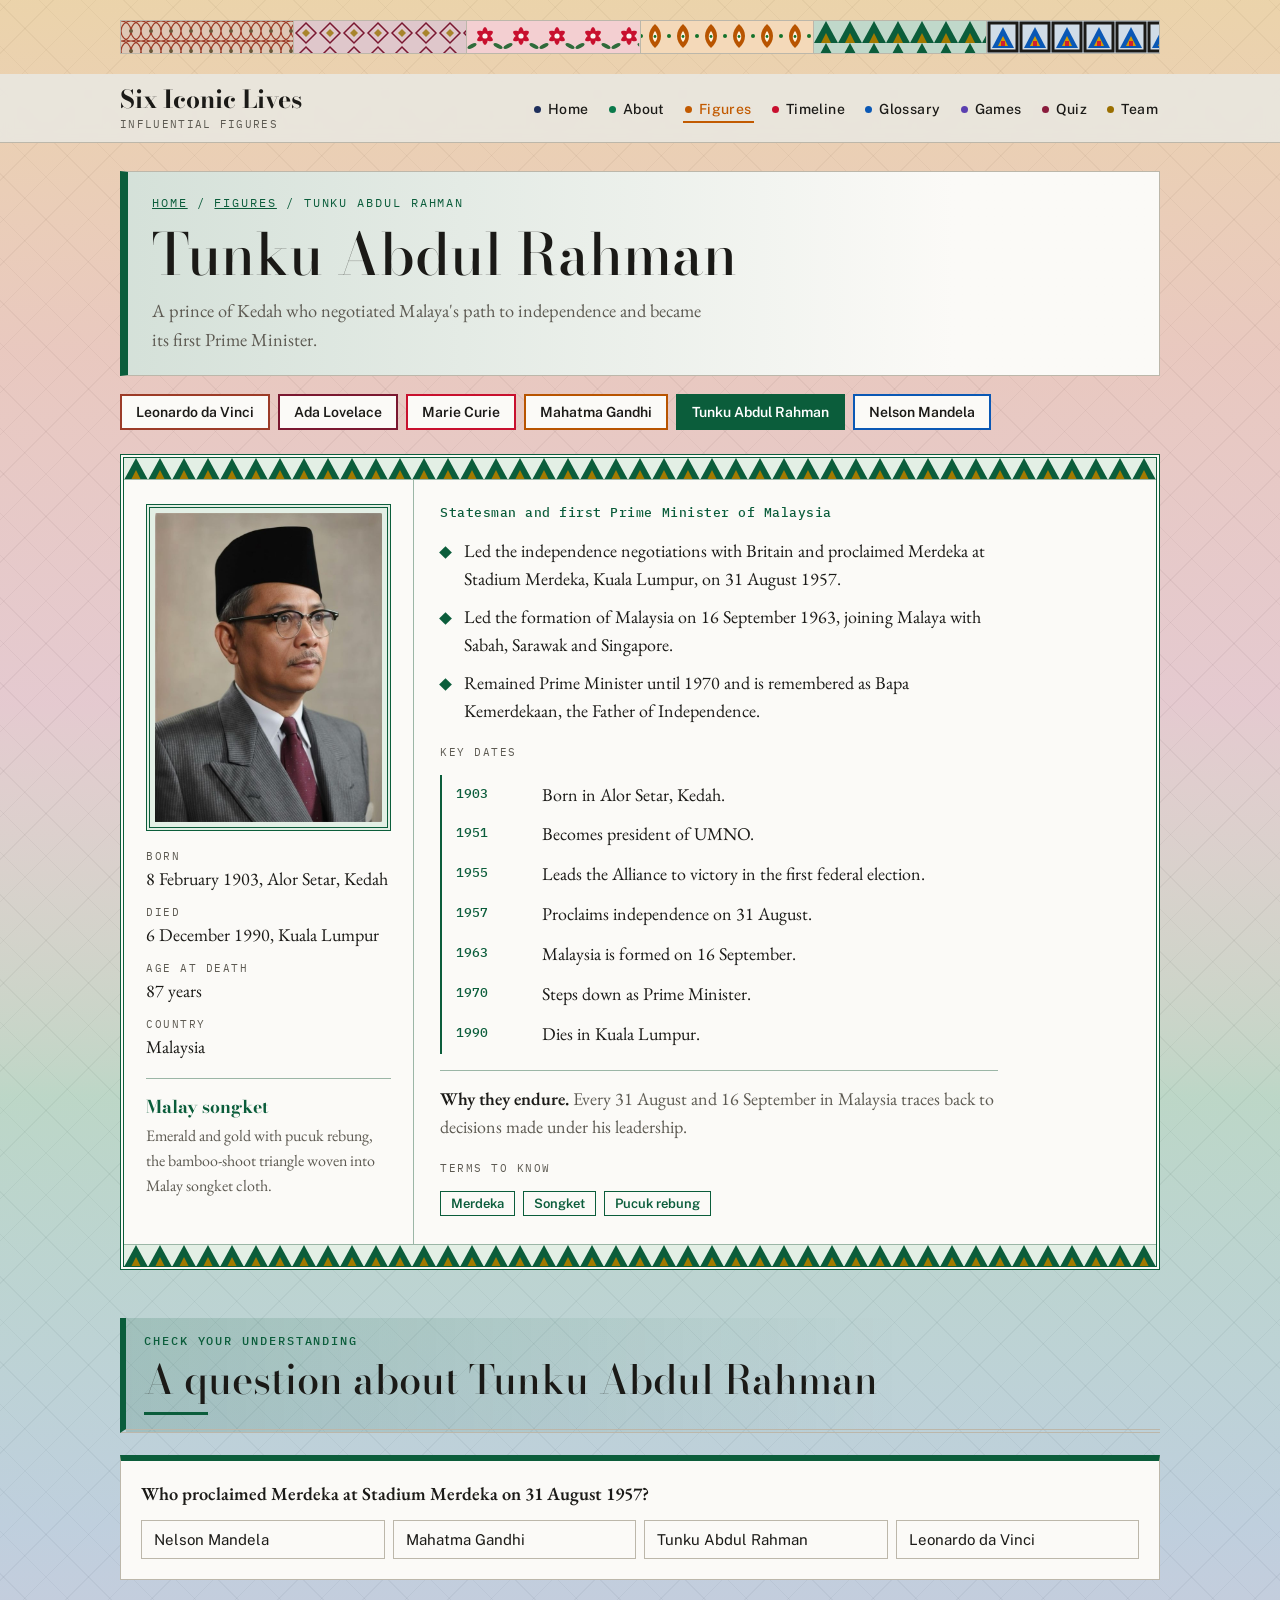
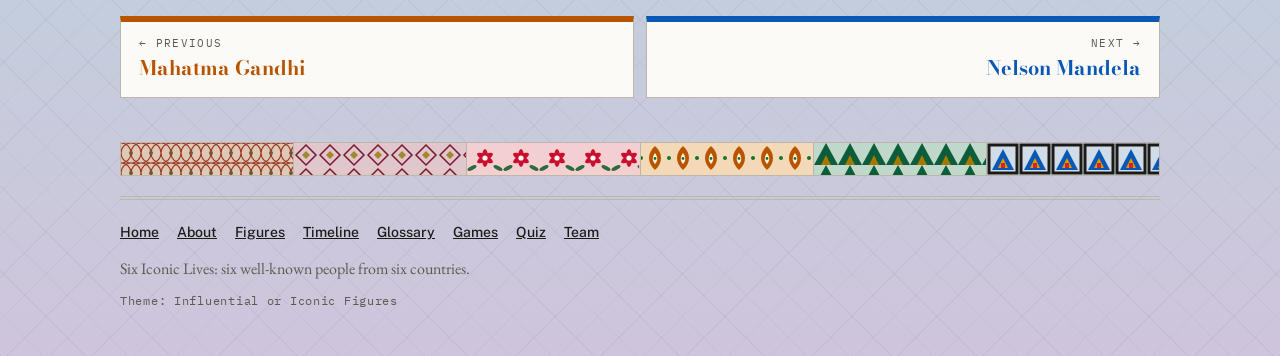
<file: tunku.html>
<!doctype html>
<html lang="en">
<head>
<meta charset="utf-8">
<meta name="viewport" content="width=device-width, initial-scale=1">
<title>Tunku Abdul Rahman | Six Iconic Lives</title>
<meta name="description" content="A prince of Kedah who negotiated Malaya&#x27;s path to independence and became its first Prime Minister.">
<link rel="preconnect" href="https://fonts.googleapis.com">
<link rel="preconnect" href="https://fonts.gstatic.com" crossorigin>
<link rel="stylesheet" href="https://fonts.googleapis.com/css2?family=Bodoni+Moda:ital,opsz,wght@0,6..96,500;0,6..96,700;1,6..96,500&amp;family=EB+Garamond:ital,wght@0,400;0,500;0,600;1,400&amp;family=IBM+Plex+Mono:wght@400;500&amp;family=Public+Sans:wght@400;500;600&amp;display=swap">
<link rel="stylesheet" href="style.css">
</head>
<body class="fig t-tunku">
<a class="skip" href="#main">Skip to the main content</a>
<div class="wrap"><div class="ribbon" aria-hidden="true"><div class="t-leonardo"><svg class="band " width="100%" height="32" aria-hidden="true" focusable="false"><defs><pattern id="p83" width="20" height="20" patternUnits="userSpaceOnUse"><circle cx="0" cy="10" r="10" style="fill:none;stroke:var(--t-accent);stroke-width:1.2"/><circle cx="10" cy="10" r="10" style="fill:none;stroke:var(--t-accent);stroke-width:1.2"/><circle cx="20" cy="10" r="10" style="fill:none;stroke:var(--t-accent);stroke-width:1.2"/><circle cx="10" cy="10" r="2" style="fill:var(--t-accent2)"/></pattern></defs><rect width="100%" height="32" fill="url(#p83)"/></svg></div><div class="t-lovelace"><svg class="band " width="100%" height="32" aria-hidden="true" focusable="false"><defs><pattern id="p84" width="24" height="24" patternUnits="userSpaceOnUse"><polygon points="12,2 22,12 12,22 2,12" style="fill:none;stroke:var(--t-accent);stroke-width:1.5"/><polygon points="12,8 16,12 12,16 8,12" style="fill:var(--t-accent2)"/></pattern></defs><rect width="100%" height="32" fill="url(#p84)"/></svg></div><div class="t-curie"><svg class="band " width="100%" height="32" aria-hidden="true" focusable="false"><defs><pattern id="p85" width="36" height="32" patternUnits="userSpaceOnUse"><g transform="translate(18 15)"><ellipse rx="3.2" ry="9" style="fill:var(--t-accent)"/><ellipse rx="3.2" ry="9" transform="rotate(60)" style="fill:var(--t-accent)"/><ellipse rx="3.2" ry="9" transform="rotate(120)" style="fill:var(--t-accent)"/><circle r="2.6" style="fill:var(--t-bg)"/></g><ellipse cx="5" cy="25" rx="5" ry="2" transform="rotate(-28 5 25)" style="fill:var(--t-accent2)"/><ellipse cx="31" cy="25" rx="5" ry="2" transform="rotate(28 31 25)" style="fill:var(--t-accent2)"/></pattern></defs><rect width="100%" height="32" fill="url(#p85)"/></svg></div><div class="t-gandhi"><svg class="band " width="100%" height="32" aria-hidden="true" focusable="false"><defs><pattern id="p86" width="28" height="30" patternUnits="userSpaceOnUse"><path d="M14 3 C22 10 22 20 14 27 C6 20 6 10 14 3Z" style="fill:var(--t-accent)"/><path d="M14 10 C17 14 17 18 14 21 C11 18 11 14 14 10Z" style="fill:var(--t-bg)"/><circle cx="14" cy="15.5" r="1.4" style="fill:var(--t-accent2)"/><circle cx="0" cy="15" r="2" style="fill:var(--t-accent2)"/><circle cx="28" cy="15" r="2" style="fill:var(--t-accent2)"/></pattern></defs><rect width="100%" height="32" fill="url(#p86)"/></svg></div><div class="t-tunku"><svg class="band " width="100%" height="32" aria-hidden="true" focusable="false"><defs><pattern id="p87" width="24" height="22" patternUnits="userSpaceOnUse"><polygon points="0,22 12,0 24,22" style="fill:var(--t-accent)"/><polygon points="7,22 12,12 17,22" style="fill:var(--t-accent2)"/></pattern></defs><rect width="100%" height="32" fill="url(#p87)"/></svg></div><div class="t-mandela"><svg class="band " width="100%" height="32" aria-hidden="true" focusable="false"><defs><pattern id="p88" width="32" height="32" patternUnits="userSpaceOnUse"><rect x="2" y="2" width="28" height="28" style="fill:none;stroke:var(--t-ink);stroke-width:3"/><polygon points="16,6 27,27 5,27" style="fill:var(--t-accent)"/><polygon points="16,15 21,25 11,25" style="fill:var(--t-accent2)"/><rect x="14" y="20" width="4" height="5" style="fill:var(--t-accent3)"/></pattern></defs><rect width="100%" height="32" fill="url(#p88)"/></svg></div></div></div>
<header class="site-header">
<div class="wrap header-in">
<a class="brand" href="index.html">Six Iconic Lives<small>Influential figures</small></a>
<nav class="nav" aria-label="Main menu"><ul><li><a href="index.html" style="--c:var(--accent)">Home</a></li><li><a href="about.html" style="--c:var(--c3)">About</a></li><li><a href="index.html#figures" style="--c:var(--c2)" aria-current="true">Figures</a></li><li><a href="timeline.html" style="--c:var(--c1)">Timeline</a></li><li><a href="glossary.html" style="--c:var(--c4)">Glossary</a></li><li><a href="games.html" style="--c:var(--c6)">Games</a></li><li><a href="quiz.html" style="--c:var(--c5)">Quiz</a></li><li><a href="team.html" style="--c:var(--c8)">Team</a></li></ul></nav>
</div>
<div class="progress" aria-hidden="true"><i></i></div>
</header>
<main id="main" class="wrap">
<section class="page-hero"><p class="eyebrow"><a href="index.html">Home</a> / <a href="index.html#figures">Figures</a> / Tunku Abdul Rahman</p><h1>Tunku Abdul Rahman</h1><p class="lede">A prince of Kedah who negotiated Malaya&#x27;s path to independence and became its first Prime Minister.</p></section>
<div class="fig-strip" aria-label="Choose a figure"><a class="chip t-leonardo" href="leonardo.html">Leonardo da Vinci</a><a class="chip t-lovelace" href="lovelace.html">Ada Lovelace</a><a class="chip t-curie" href="curie.html">Marie Curie</a><a class="chip t-gandhi" href="gandhi.html">Mahatma Gandhi</a><a class="chip t-tunku" href="tunku.html" aria-current="page">Tunku Abdul Rahman</a><a class="chip t-mandela" href="mandela.html">Nelson Mandela</a></div>
<article class="profile t-tunku">
<svg class="band band-top" width="100%" height="22" aria-hidden="true" focusable="false"><defs><pattern id="p81" width="24" height="22" patternUnits="userSpaceOnUse"><polygon points="0,22 12,0 24,22" style="fill:var(--t-accent)"/><polygon points="7,22 12,12 17,22" style="fill:var(--t-accent2)"/></pattern></defs><rect width="100%" height="22" fill="url(#p81)"/></svg>
<div class="profile-grid">
<div class="profile-side">
<img class="portrait" src="tunku.jpg" alt="Portrait of Tunku Abdul Rahman" style="object-position:50% 20%">
<dl class="vitals"><div><dt>Born</dt><dd>8 February 1903, Alor Setar, Kedah</dd></div><div><dt>Died</dt><dd>6 December 1990, Kuala Lumpur</dd></div><div><dt>Age at death</dt><dd>87 years</dd></div><div><dt>Country</dt><dd>Malaysia</dd></div></dl>
<div class="style-note"><strong>Malay songket</strong><span>Emerald and gold with pucuk rebung, the bamboo-shoot triangle woven into Malay songket cloth.</span></div>
</div>
<div class="profile-main">
<p class="role">Statesman and first Prime Minister of Malaysia</p>
<ul class="facts"><li>Led the independence negotiations with Britain and proclaimed Merdeka at Stadium Merdeka, Kuala Lumpur, on 31 August 1957.</li><li>Led the formation of Malaysia on 16 September 1963, joining Malaya with Sabah, Sarawak and Singapore.</li><li>Remained Prime Minister until 1970 and is remembered as Bapa Kemerdekaan, the Father of Independence.</li></ul>
<p class="subhead">Key dates</p>
<ol class="dates"><li><b>1903</b><span>Born in Alor Setar, Kedah.</span></li><li><b>1951</b><span>Becomes president of UMNO.</span></li><li><b>1955</b><span>Leads the Alliance to victory in the first federal election.</span></li><li><b>1957</b><span>Proclaims independence on 31 August.</span></li><li><b>1963</b><span>Malaysia is formed on 16 September.</span></li><li><b>1970</b><span>Steps down as Prime Minister.</span></li><li><b>1990</b><span>Dies in Kuala Lumpur.</span></li></ol>
<p class="legacy"><strong>Why they endure.</strong> Every 31 August and 16 September in Malaysia traces back to decisions made under his leadership.</p>
<p class="subhead">Terms to know</p>
<div class="related"><a href="glossary.html#merdeka">Merdeka</a><a href="glossary.html#songket">Songket</a><a href="glossary.html#pucuk-rebung">Pucuk rebung</a></div>
</div>
</div>
<svg class="band band-bottom" width="100%" height="22" aria-hidden="true" focusable="false"><defs><pattern id="p82" width="24" height="22" patternUnits="userSpaceOnUse"><polygon points="0,22 12,0 24,22" style="fill:var(--t-accent)"/><polygon points="7,22 12,12 17,22" style="fill:var(--t-accent2)"/></pattern></defs><rect width="100%" height="22" fill="url(#p82)"/></svg>
</article>
<section class="block t-tunku" style="--sec:var(--t-accent)">
<div class="section-head"><p class="eyebrow">Check your understanding</p><h2>A question about Tunku Abdul Rahman</h2></div>
<div class="q t-tunku" id="check" data-fig="tunku"><p class="prompt">This question needs JavaScript. You can find all the questions on the <a href="quiz.html">Quiz page</a>.</p></div>
</section>
<nav class="pager" aria-label="Previous and next figure"><a class="prev" href="gandhi.html" style="--n:#b85400"><small>← Previous</small><strong>Mahatma Gandhi</strong></a><a class="next" href="mandela.html" style="--n:#0a58b5"><small>Next →</small><strong>Nelson Mandela</strong></a></nav>

</main>
<div class="wrap"><div class="ribbon" aria-hidden="true"><div class="t-leonardo"><svg class="band " width="100%" height="32" aria-hidden="true" focusable="false"><defs><pattern id="p89" width="20" height="20" patternUnits="userSpaceOnUse"><circle cx="0" cy="10" r="10" style="fill:none;stroke:var(--t-accent);stroke-width:1.2"/><circle cx="10" cy="10" r="10" style="fill:none;stroke:var(--t-accent);stroke-width:1.2"/><circle cx="20" cy="10" r="10" style="fill:none;stroke:var(--t-accent);stroke-width:1.2"/><circle cx="10" cy="10" r="2" style="fill:var(--t-accent2)"/></pattern></defs><rect width="100%" height="32" fill="url(#p89)"/></svg></div><div class="t-lovelace"><svg class="band " width="100%" height="32" aria-hidden="true" focusable="false"><defs><pattern id="p90" width="24" height="24" patternUnits="userSpaceOnUse"><polygon points="12,2 22,12 12,22 2,12" style="fill:none;stroke:var(--t-accent);stroke-width:1.5"/><polygon points="12,8 16,12 12,16 8,12" style="fill:var(--t-accent2)"/></pattern></defs><rect width="100%" height="32" fill="url(#p90)"/></svg></div><div class="t-curie"><svg class="band " width="100%" height="32" aria-hidden="true" focusable="false"><defs><pattern id="p91" width="36" height="32" patternUnits="userSpaceOnUse"><g transform="translate(18 15)"><ellipse rx="3.2" ry="9" style="fill:var(--t-accent)"/><ellipse rx="3.2" ry="9" transform="rotate(60)" style="fill:var(--t-accent)"/><ellipse rx="3.2" ry="9" transform="rotate(120)" style="fill:var(--t-accent)"/><circle r="2.6" style="fill:var(--t-bg)"/></g><ellipse cx="5" cy="25" rx="5" ry="2" transform="rotate(-28 5 25)" style="fill:var(--t-accent2)"/><ellipse cx="31" cy="25" rx="5" ry="2" transform="rotate(28 31 25)" style="fill:var(--t-accent2)"/></pattern></defs><rect width="100%" height="32" fill="url(#p91)"/></svg></div><div class="t-gandhi"><svg class="band " width="100%" height="32" aria-hidden="true" focusable="false"><defs><pattern id="p92" width="28" height="30" patternUnits="userSpaceOnUse"><path d="M14 3 C22 10 22 20 14 27 C6 20 6 10 14 3Z" style="fill:var(--t-accent)"/><path d="M14 10 C17 14 17 18 14 21 C11 18 11 14 14 10Z" style="fill:var(--t-bg)"/><circle cx="14" cy="15.5" r="1.4" style="fill:var(--t-accent2)"/><circle cx="0" cy="15" r="2" style="fill:var(--t-accent2)"/><circle cx="28" cy="15" r="2" style="fill:var(--t-accent2)"/></pattern></defs><rect width="100%" height="32" fill="url(#p92)"/></svg></div><div class="t-tunku"><svg class="band " width="100%" height="32" aria-hidden="true" focusable="false"><defs><pattern id="p93" width="24" height="22" patternUnits="userSpaceOnUse"><polygon points="0,22 12,0 24,22" style="fill:var(--t-accent)"/><polygon points="7,22 12,12 17,22" style="fill:var(--t-accent2)"/></pattern></defs><rect width="100%" height="32" fill="url(#p93)"/></svg></div><div class="t-mandela"><svg class="band " width="100%" height="32" aria-hidden="true" focusable="false"><defs><pattern id="p94" width="32" height="32" patternUnits="userSpaceOnUse"><rect x="2" y="2" width="28" height="28" style="fill:none;stroke:var(--t-ink);stroke-width:3"/><polygon points="16,6 27,27 5,27" style="fill:var(--t-accent)"/><polygon points="16,15 21,25 11,25" style="fill:var(--t-accent2)"/><rect x="14" y="20" width="4" height="5" style="fill:var(--t-accent3)"/></pattern></defs><rect width="100%" height="32" fill="url(#p94)"/></svg></div></div>
<footer class="site-footer">
<ul><li><a href="index.html">Home</a></li><li><a href="about.html">About</a></li><li><a href="index.html#figures">Figures</a></li><li><a href="timeline.html">Timeline</a></li><li><a href="glossary.html">Glossary</a></li><li><a href="games.html">Games</a></li><li><a href="quiz.html">Quiz</a></li><li><a href="team.html">Team</a></li></ul>
<p>Six Iconic Lives: six well-known people from six countries.</p>
<p class="mono">Theme: Influential or Iconic Figures</p>
</footer>
</div>
<script src="data.js"></script>
<script src="script.js"></script>
</body>
</html>
</file>
<file: style.css>
/* Six Iconic Lives: one stylesheet shared by every page.
   Shared: layout, fonts, menu, palette. Each figure adds only a pattern and an accent colour from their homeland. */

:root {
  color-scheme: light;
  --bg: #e9e6df;
  --surface: #fbfaf7;
  --ink: #1b1a17;
  --muted: #5d5a52;
  --line: #bcb7aa;
  --accent: #1f2f5c;
  --good: #1d7a48;
  --bad: #b3261e;
  --c1: #c8102e; --c2: #c25a00; --c3: #0b7a4b; --c4: #0a58b5; --c5: #8a1c3c; --c6: #5b3fb0; --c7: #0f766e; --c8: #9a6f00;
  --rainbow: linear-gradient(90deg, #c8102e, #e8851a, #e8b92c, #2f9e6e, #2e7fd1, #6a4fc2);
  --font-display: "Bodoni Moda", "Didot", "Bodoni 72", Georgia, serif;
  --font-body: "EB Garamond", "Garamond", Georgia, serif;
  --font-ui: "Public Sans", system-ui, -apple-system, "Segoe UI", sans-serif;
  --font-mono: "IBM Plex Mono", ui-monospace, "SFMono-Regular", Menlo, monospace;
}

/* Homeland accents: only colours and a pattern, never a different layout or typeface. */
.t-leonardo { --t-accent: #9c3b27; --t-accent2: #6b5a3a; --t-accent3: #9c3b27; --t-bg: #ece3d0; }
.t-lovelace { --t-accent: #7a1730; --t-accent2: #a8842c; --t-accent3: #a8842c; --t-bg: #f2e8e8; }
.t-curie { --t-accent: #c8102e; --t-accent2: #2f6b3a; --t-accent3: #2f6b3a; --t-bg: #fbf3f0; }
.t-gandhi { --t-accent: #b85400; --t-accent2: #13722a; --t-accent3: #13722a; --t-bg: #fff2dc; }
.t-tunku { --t-accent: #0b5d3b; --t-accent2: #a37a00; --t-accent3: #a37a00; --t-bg: #e3efe5; }
.t-mandela { --t-accent: #0a58b5; --t-accent2: #d89a00; --t-accent3: #d3202e; --t-bg: #f6f5f0; }
.t-leonardo, .t-lovelace, .t-curie, .t-gandhi, .t-tunku, .t-mandela { --t-ink: var(--ink); --t-line: color-mix(in srgb, var(--t-accent) 35%, var(--bg)); }

* { box-sizing: border-box; }
html { scroll-behavior: smooth; }
body {
  margin: 0;
  background-color: var(--bg);
  background-image:
    linear-gradient(180deg, color-mix(in srgb, #f0a830 30%, transparent) 0%, color-mix(in srgb, #e8604f 22%, transparent) 18%, color-mix(in srgb, #d0488a 18%, transparent) 36%, color-mix(in srgb, #2fa57a 24%, transparent) 56%, color-mix(in srgb, #3a86d8 24%, transparent) 78%, color-mix(in srgb, #7a5ad0 24%, transparent) 100%),
    repeating-linear-gradient(45deg, color-mix(in srgb, var(--ink) 5%, transparent) 0 1px, transparent 1px 30px),
    repeating-linear-gradient(-45deg, color-mix(in srgb, var(--ink) 5%, transparent) 0 1px, transparent 1px 30px);
  color: var(--ink);
  font-family: var(--font-body);
  font-size: 18px;
  line-height: 1.55;
}
img { max-width: 100%; }
[hidden] { display: none !important; }
h1, h2, h3 { font-family: var(--font-display); font-weight: 700; line-height: 1.1; text-wrap: balance; margin: 0; }
p { margin: 0; }
a { color: var(--accent); }
:focus-visible { outline: 3px solid var(--accent); outline-offset: 2px; }
.wrap { max-width: 1080px; margin-inline: auto; padding-inline: 20px; }
.eyebrow { font-family: var(--font-mono); font-size: 12px; letter-spacing: 0.16em; text-transform: uppercase; color: var(--muted); }
.mono { font-family: var(--font-mono); font-variant-numeric: tabular-nums; }
.skip { position: absolute; left: -999px; top: 0; background: var(--ink); color: var(--bg); padding: 10px 14px; z-index: 30; }
.skip:focus { left: 8px; top: 8px; }
main { padding-bottom: 24px; animation: pageIn 0.5s ease backwards; }
body.leaving main { opacity: 0; transform: translateY(-8px); transition: opacity 0.25s, transform 0.25s; }

/* ---------- Ribbon of the six homeland patterns ---------- */
.ribbon { display: flex; border: 1px solid var(--line); background: var(--surface); overflow: hidden; margin-top: 20px; }
.ribbon > div { flex: 1 1 0; min-width: 0; border-left: 1px solid var(--line); overflow: hidden; }
.ribbon > div:first-child { border-left: 0; }
.ribbon .band { background: color-mix(in srgb, var(--t-accent) 16%, var(--t-bg)); }
.band { display: block; width: 100%; background: var(--t-bg); }
.band-top { border-bottom: 1px solid var(--t-line); }
.band-bottom { border-top: 1px solid var(--t-line); }

/* ---------- Header and menu ---------- */
.site-header { background: color-mix(in srgb, var(--bg) 92%, transparent); border-bottom: 1px solid var(--line); margin-top: 20px; }
@media (min-width: 760px) { .site-header { position: sticky; top: 0; z-index: 20; backdrop-filter: blur(6px); } }
.header-in { display: flex; flex-wrap: wrap; align-items: center; justify-content: space-between; gap: 8px 28px; padding-block: 12px 8px; }
.brand { font: 700 1.55rem var(--font-display); color: var(--ink); text-decoration: none; line-height: 1.1; }
.brand small { display: block; font: 400 11px var(--font-mono); letter-spacing: 0.12em; text-transform: uppercase; color: var(--muted); margin-top: 4px; }
.nav ul { display: flex; flex-wrap: wrap; gap: 2px 16px; list-style: none; margin: 0; padding: 0; }
.nav a { position: relative; display: inline-block; padding: 6px 2px; font: 500 14px var(--font-ui); letter-spacing: 0.03em; color: var(--ink); text-decoration: none; transition: color 0.2s; }
.nav a::before { content: ""; display: inline-block; width: 7px; height: 7px; border-radius: 50%; background: var(--c, var(--accent)); margin-right: 7px; vertical-align: 1px; }
.nav a::after { content: ""; position: absolute; left: 0; right: 0; bottom: 0; height: 2px; background: var(--c, var(--accent)); transform: scaleX(0); transform-origin: left; transition: transform 0.3s cubic-bezier(0.2, 0.7, 0.2, 1); }
.nav a:hover, .nav a[aria-current] { color: var(--c, var(--accent)); }
.nav a:hover::after, .nav a[aria-current]::after { transform: scaleX(1); }
.nav a.clicked { animation: pop 0.4s ease; }
.progress { height: 3px; }
.progress i { display: block; height: 100%; background: var(--rainbow); transform-origin: left; transform: scaleX(0); }

/* ---------- Page heading ---------- */
.page-hero { --sec: var(--accent); margin-top: 28px; padding: 22px 24px; background: linear-gradient(90deg, color-mix(in srgb, var(--sec) 16%, var(--surface)), var(--surface) 80%); border: 1px solid var(--line); border-left: 8px solid var(--sec); display: grid; gap: 10px; }
.page-hero h1 { font-size: clamp(2.1rem, 6vw, 3.6rem); font-weight: 500; }
.page-hero .eyebrow { color: var(--sec); }
.page-hero .eyebrow a { color: inherit; }
.page-hero .lede { max-width: 62ch; color: var(--muted); font-size: 1.15rem; }
body.fig .page-hero { --sec: var(--t-accent); }
body.p-about .page-hero { --sec: var(--c3); }
body.p-timeline .page-hero { --sec: var(--c1); }
body.p-glossary .page-hero { --sec: var(--c4); }
body.p-games .page-hero { --sec: var(--c6); }
body.p-quiz .page-hero { --sec: var(--c5); }
body.p-team .page-hero { --sec: var(--c2); }
body.p-sources .page-hero { --sec: var(--c7); }

/* ---------- Home title page ---------- */
.frame { margin-top: 28px; border: 5px double var(--line); outline: 1px solid var(--line); outline-offset: -16px; background-color: var(--surface); background-image: radial-gradient(ellipse 70% 60% at 50% 0, color-mix(in srgb, #f0a830 32%, transparent), transparent), radial-gradient(ellipse 50% 50% at 0 100%, color-mix(in srgb, #2fa57a 20%, transparent), transparent), radial-gradient(ellipse 50% 50% at 100% 100%, color-mix(in srgb, #3a86d8 20%, transparent), transparent); padding: 36px clamp(18px, 5vw, 56px); display: grid; gap: 20px; text-align: center; justify-items: center; }
.frame h1 { font-size: clamp(2.6rem, 9vw, 5.6rem); font-weight: 500; letter-spacing: 0.01em; }
.frame h1 em { display: block; font-style: italic; font-weight: 500; font-size: 0.5em; margin-top: 8px; color: var(--accent); background: var(--rainbow); -webkit-background-clip: text; background-clip: text; -webkit-text-fill-color: transparent; }
.frame .lede { max-width: 58ch; color: var(--muted); font-size: 1.15rem; }
.stripe { display: flex; width: min(320px, 100%); height: 8px; }
.stripe i { flex: 1; }
.stripe i:nth-child(1) { background: #c8102e; } .stripe i:nth-child(2) { background: #e8851a; } .stripe i:nth-child(3) { background: #e8b92c; }
.stripe i:nth-child(4) { background: #2f9e6e; } .stripe i:nth-child(5) { background: #2e7fd1; } .stripe i:nth-child(6) { background: #6a4fc2; }
.countries { display: flex; flex-wrap: wrap; justify-content: center; gap: 6px 10px; font: 400 12px var(--font-mono); letter-spacing: 0.1em; text-transform: uppercase; color: var(--muted); }
.countries span + span::before { content: "·"; margin-right: 10px; }
.btn-row { display: flex; flex-wrap: wrap; justify-content: center; gap: 10px; }
.btn { display: inline-block; font: 600 15px var(--font-ui); background: var(--ink); color: var(--bg); padding: 12px 20px; text-decoration: none; border: 2px solid var(--ink); transition: transform 0.2s; }
.btn.alt { background: transparent; color: var(--ink); }
.btn:hover { transform: translateY(-2px); }

/* ---------- Sections ---------- */
.block { margin-top: 48px; scroll-margin-top: 90px; --sec: var(--accent); }
.section-head { display: grid; gap: 8px; margin-bottom: 22px; padding: 14px 18px; border-left: 6px solid var(--sec); border-bottom: 4px double var(--line); background: linear-gradient(90deg, color-mix(in srgb, var(--sec) 16%, transparent), transparent 75%); }
.section-head h2 { font-size: clamp(1.7rem, 4.5vw, 2.5rem); font-weight: 500; }
.section-head h2::after { content: ""; display: block; width: 64px; height: 3px; background: var(--sec); margin-top: 10px; }
.section-head .eyebrow { color: var(--sec); font-weight: 500; }
.prose { max-width: 66ch; display: grid; gap: 14px; font-size: 1.15rem; }

/* ---------- Cards ---------- */
.cards { display: grid; grid-template-columns: repeat(auto-fit, minmax(240px, 1fr)); gap: 18px; }
.fig-card { background: var(--surface); border: 1px solid var(--line); border-top: 6px solid var(--t-accent); display: grid; grid-template-rows: auto 1fr; color: var(--ink); text-decoration: none; min-width: 0; transition: transform 0.2s, box-shadow 0.2s; }
.fig-card img { display: block; width: 100%; aspect-ratio: 4 / 5; object-fit: cover; }
.fig-card .body { padding: 16px 18px 18px; display: grid; gap: 6px; align-content: start; }
.fig-card h3 { font-size: 1.45rem; }
.fig-card .years { font: 400 12px var(--font-mono); letter-spacing: 0.06em; color: var(--muted); }
.fig-card .role { font-size: 1.02rem; color: var(--muted); }
.fig-card .more { margin-top: 6px; font: 600 14px var(--font-ui); color: var(--t-accent); }
.tiles { display: grid; grid-template-columns: repeat(auto-fit, minmax(230px, 1fr)); gap: 16px; }
.tile { background: var(--surface); border: 1px solid var(--line); border-top: 6px solid var(--c); padding: 18px 20px; display: grid; gap: 6px; align-content: start; color: var(--ink); text-decoration: none; min-width: 0; transition: transform 0.2s, box-shadow 0.2s; }
.tile h3 { font-size: 1.35rem; color: var(--c); }
.tile p { color: var(--muted); font-size: 1.02rem; }
.fig-card:hover, .tile:hover, .thread:hover, .term:hover { transform: translateY(-3px); box-shadow: 0 10px 22px -12px color-mix(in srgb, var(--ink) 45%, transparent); }
.threads { display: grid; grid-template-columns: repeat(auto-fit, minmax(260px, 1fr)); gap: 16px; }
.thread { background: var(--surface); border: 1px solid var(--line); border-top: 6px solid var(--c); padding: 20px; display: grid; gap: 8px; align-content: start; min-width: 0; transition: transform 0.2s, box-shadow 0.2s; }
.thread h3 { font-size: 1.35rem; font-weight: 500; }
.thread .who { font: 400 11px var(--font-mono); letter-spacing: 0.1em; text-transform: uppercase; color: var(--c); }
.conclusion { margin-top: 22px; max-width: 66ch; font-size: 1.2rem; border-left: 4px double var(--line); padding-left: 18px; }
.styles { overflow-x: auto; background: var(--surface); border: 1px solid var(--line); }

/* ---------- Figure pages ---------- */
.fig-strip { display: flex; flex-wrap: wrap; gap: 8px; margin-top: 18px; }
.chip { font: 600 14px var(--font-ui); color: var(--ink); background: var(--surface); border: 2px solid var(--t-accent); padding: 8px 14px; text-decoration: none; cursor: pointer; transition: background 0.2s, color 0.2s; }
.chip:hover:not(:disabled), .chip[aria-current] { background: var(--t-accent); color: #fff; }
.chip:disabled { cursor: default; }
.chip.right { border-color: var(--good); background: color-mix(in srgb, var(--good) 18%, var(--surface)); color: var(--ink); }
.chip.wrong { border-color: var(--bad); background: color-mix(in srgb, var(--bad) 18%, var(--surface)); color: var(--ink); }
.profile { margin-top: 24px; background: var(--surface); border: 4px double var(--t-accent); display: grid; min-width: 0; }
.profile-grid { display: grid; grid-template-columns: minmax(0, 290px) minmax(0, 1fr); }
.profile-side { padding: 24px 22px; border-right: 1px solid var(--t-line); display: grid; align-content: start; gap: 18px; }
.portrait { display: block; width: 100%; aspect-ratio: 3 / 4; object-fit: cover; border: 4px double var(--t-accent); padding: 5px; background: var(--t-bg); }
.vitals { display: grid; gap: 12px; margin: 0; }
.vitals div { display: grid; gap: 2px; }
.vitals dt { font: 400 11px var(--font-mono); letter-spacing: 0.14em; text-transform: uppercase; color: var(--muted); }
.vitals dd { margin: 0; }
.style-note { border-top: 1px solid var(--t-line); padding-top: 14px; display: grid; gap: 4px; font-size: 1rem; color: var(--muted); }
.style-note strong { font: 700 1.1rem var(--font-display); color: var(--t-accent); }
.profile-main { padding: 24px 26px 28px; display: grid; gap: 16px; align-content: start; min-width: 0; }
.role { font: 500 13px var(--font-mono); letter-spacing: 0.04em; color: var(--t-accent); }
.summary { font-size: 1.25rem; max-width: 58ch; }
.subhead { font: 400 11px var(--font-mono); letter-spacing: 0.14em; text-transform: uppercase; color: var(--muted); margin-top: 4px; }
.facts { margin: 0; padding: 0; list-style: none; display: grid; gap: 10px; max-width: 62ch; }
.facts li { padding-left: 24px; position: relative; }
.facts li::before { content: ""; position: absolute; left: 1px; top: 0.6em; width: 9px; height: 9px; transform: rotate(45deg); background: var(--t-accent); }
.dates { margin: 0; padding: 0; list-style: none; max-width: 62ch; border-left: 2px solid var(--t-accent); }
.dates li { display: grid; grid-template-columns: 8ch minmax(0, 1fr); gap: 4px 14px; padding: 6px 0 6px 14px; }
.dates b { font: 500 13px var(--font-mono); color: var(--t-accent); font-variant-numeric: tabular-nums; padding-top: 4px; }
.legacy { border-top: 1px solid var(--t-line); padding-top: 14px; color: var(--muted); max-width: 62ch; }
.legacy strong { color: var(--ink); font-weight: 600; }
.related { display: flex; flex-wrap: wrap; gap: 8px; align-items: center; }
.related a { font: 600 13px var(--font-ui); color: var(--t-accent); border: 1px solid var(--t-accent); padding: 4px 10px; text-decoration: none; }
.related a:hover { background: var(--t-accent); color: #fff; }
.pager { display: flex; flex-wrap: wrap; justify-content: space-between; gap: 12px; margin-top: 36px; }
.pager a { display: grid; gap: 2px; min-width: 200px; flex: 1 1 220px; background: var(--surface); border: 1px solid var(--line); border-top: 6px solid var(--n); padding: 14px 18px; text-decoration: none; color: var(--ink); transition: transform 0.2s; }
.pager a:hover { transform: translateY(-3px); }
.pager small { font: 400 11px var(--font-mono); letter-spacing: 0.12em; text-transform: uppercase; color: var(--muted); }
.pager strong { font: 700 1.25rem var(--font-display); color: var(--n); }
.pager .next { text-align: right; }

/* ---------- Timeline ---------- */
.chart-card { position: relative; background: var(--surface); border: 1px solid var(--line); padding: 22px 20px 14px; margin-top: 28px; }
.chart-card::before { content: ""; position: absolute; left: -1px; right: -1px; top: -6px; height: 6px; background: var(--rainbow); }
.chart-head { display: flex; flex-wrap: wrap; justify-content: space-between; gap: 6px 16px; margin-bottom: 14px; }
.chart { position: relative; display: grid; gap: 14px; padding-bottom: 28px; }
.grid-lines { position: absolute; inset: 0; pointer-events: none; }
.grid-lines span { position: absolute; top: 0; bottom: 0; border-left: 1px dashed var(--line); }
.grid-lines b { position: absolute; bottom: 0; transform: translateX(-50%); font: 400 11px var(--font-mono); color: var(--muted); }
.row { position: relative; display: grid; gap: 4px; min-width: 0; }
.row-label { display: flex; flex-wrap: wrap; align-items: baseline; gap: 2px 10px; }
.row-label a { font: 700 1.05rem var(--font-display); color: var(--ink); text-decoration: none; }
.row-label a:hover { color: var(--t-accent); text-decoration: underline; }
.row-label span { font: 400 12px var(--font-mono); color: var(--muted); }
.track { position: relative; height: 22px; }
.bar { position: absolute; top: 3px; height: 16px; background: var(--t-accent); opacity: 0.85; transition: opacity 0.15s, height 0.15s, top 0.15s; }
.bar:hover, .bar:focus-visible { opacity: 1; top: 0; height: 22px; }
.table-wrap { overflow-x: auto; background: var(--surface); border: 1px solid var(--line); }
table { border-collapse: collapse; width: 100%; min-width: 680px; font-size: 1rem; }
th, td { text-align: left; padding: 12px 16px; border-bottom: 1px solid var(--line); vertical-align: top; }
th { font: 400 11px var(--font-mono); letter-spacing: 0.14em; text-transform: uppercase; color: var(--muted); }
tbody tr:last-child td { border-bottom: 0; }
td:first-child { border-left: 6px solid var(--t-accent); white-space: nowrap; }
td:first-child a { font: 700 1.05rem var(--font-display); color: var(--t-accent); text-decoration: none; }
td:first-child a:hover { text-decoration: underline; }
td.num { font-family: var(--font-mono); font-size: 0.9rem; font-variant-numeric: tabular-nums; white-space: nowrap; }
.facts-row { display: grid; grid-template-columns: repeat(auto-fit, minmax(220px, 1fr)); gap: 14px; margin-top: 18px; }
.fact-box { background: var(--surface); border: 1px solid var(--line); border-top: 6px solid var(--c); padding: 14px 18px; display: grid; gap: 2px; }
.fact-box strong { font: 700 1.6rem var(--font-display); color: var(--c); }

/* ---------- Glossary ---------- */
.gloss-tools { display: flex; flex-wrap: wrap; align-items: center; gap: 8px 16px; margin-bottom: 16px; }
.gloss-tools label { font: 400 11px var(--font-mono); letter-spacing: 0.14em; text-transform: uppercase; color: var(--muted); }
.gloss-tools input { font: 400 16px var(--font-ui); padding: 10px 12px; border: 1px solid var(--line); background: var(--surface); color: var(--ink); width: min(100%, 340px); }
.gloss { display: grid; grid-template-columns: repeat(auto-fit, minmax(280px, 1fr)); gap: 12px; }
.term { background: var(--surface); border: 1px solid var(--line); border-left: 6px solid var(--c); padding: 14px 16px; display: grid; gap: 4px; align-content: start; min-width: 0; scroll-margin-top: 100px; transition: transform 0.2s, box-shadow 0.2s; }
.term:target { box-shadow: 0 0 0 3px var(--c); }
.term strong { font: 700 1.25rem var(--font-display); color: var(--c); }
.term .tag { font: 400 11px var(--font-mono); letter-spacing: 0.1em; text-transform: uppercase; color: var(--muted); }
.term:nth-child(6n+1) { --c: var(--c1); } .term:nth-child(6n+2) { --c: var(--c2); } .term:nth-child(6n+3) { --c: var(--c3); }
.term:nth-child(6n+4) { --c: var(--c4); } .term:nth-child(6n+5) { --c: var(--c5); } .term:nth-child(6n) { --c: var(--c6); }
.gloss-empty { color: var(--muted); margin-top: 8px; }

/* ---------- Games and quiz ---------- */
.sr { position: absolute; width: 1px; height: 1px; overflow: hidden; clip: rect(0 0 0 0); white-space: nowrap; }
.game-tabs { display: flex; flex-wrap: wrap; gap: 8px; margin-top: 24px; margin-bottom: 16px; }
.gtab { font: 500 14px var(--font-ui); color: var(--ink); background: var(--surface); border: 2px solid var(--c); padding: 9px 14px; cursor: pointer; transition: background 0.2s, color 0.2s; }
.gtab:nth-child(1) { --c: var(--c1); } .gtab:nth-child(2) { --c: var(--c3); } .gtab:nth-child(3) { --c: var(--c4); }
.gtab[aria-selected="true"] { background: var(--c); color: #fff; }
.game { background: var(--surface); border: 4px double var(--line); padding: 20px; display: grid; gap: 16px; min-width: 0; }
.game-bar { display: flex; flex-wrap: wrap; justify-content: space-between; align-items: center; gap: 6px 16px; }
.game-bar p { font-size: 1.1rem; }
.game-bar .mono { font: 500 13px var(--font-mono); color: var(--muted); }
.game-actions { display: flex; flex-wrap: wrap; gap: 8px; }
.gbtn { font: 500 14px var(--font-ui); background: var(--ink); color: var(--bg); border: 0; padding: 10px 16px; cursor: pointer; }
.gbtn.alt { background: transparent; color: var(--ink); border: 1px solid var(--line); }
.gbtn:disabled { opacity: 0.4; cursor: default; }
.memory { display: grid; grid-template-columns: repeat(3, minmax(0, 1fr)); gap: 10px; }
@media (min-width: 640px) { .memory { grid-template-columns: repeat(4, minmax(0, 1fr)); } }
.mcard { padding: 0; border: 0; background: none; cursor: pointer; display: grid; min-width: 0; }
.mcard .back, .mcard .face { min-height: 96px; padding: 8px; place-items: center; text-align: center; overflow-wrap: anywhere; }
.mcard .back { display: grid; background-color: var(--accent); background-image: repeating-linear-gradient(45deg, transparent 0 8px, color-mix(in srgb, var(--bg) 24%, transparent) 8px 9px); border: 3px double var(--bg); outline: 1px solid var(--accent); }
.mcard .face { display: none; background: var(--t-bg); color: var(--ink); border: 3px solid var(--t-accent); }
.mcard .face.name { font: 700 1rem var(--font-display); line-height: 1.2; }
.mcard .face.fact { font-style: italic; font-size: 1.05rem; line-height: 1.25; }
.mcard.open .face, .mcard.done .face { display: grid; }
.mcard.open .back, .mcard.done .back { display: none; }
.mcard.done { cursor: default; }
.slots { margin: 0; padding: 0; list-style: none; display: grid; gap: 8px; }
.slot { display: grid; grid-template-columns: 2.4ch minmax(0, 1fr); gap: 12px; align-items: center; padding: 10px 12px; border: 1px solid var(--line); }
.slot .num { font: 500 14px var(--font-mono); color: var(--muted); }
.slot .empty { color: var(--muted); }
.slot .mono { font: 400 12px var(--font-mono); color: var(--muted); margin-left: 6px; }
.slot.right { border-color: var(--good); background: color-mix(in srgb, var(--good) 14%, transparent); }
.slot.wrong { border-color: var(--bad); background: color-mix(in srgb, var(--bad) 14%, transparent); }
.chips { display: flex; flex-wrap: wrap; gap: 8px; }
.clues { margin: 0; padding: 0; list-style: none; display: grid; gap: 8px; font-size: 1.2rem; }
.clues li { padding-left: 28px; position: relative; }
.clues li::before { content: attr(data-n); position: absolute; left: 0; top: 0.3em; font: 500 13px var(--font-mono); color: var(--accent); }
.who-result { font-size: 1.1rem; }
.quiz { display: grid; gap: 16px; margin-top: 24px; }
.q { background: var(--surface); border: 1px solid var(--line); border-top: 6px solid var(--t-accent); display: grid; gap: 12px; padding: 18px 20px 20px; min-width: 0; }
.q p.prompt { font-weight: 600; font-size: 1.15rem; }
.q .n { font: 500 13px var(--font-mono); color: var(--t-accent); margin-right: 10px; }
.opts { display: grid; grid-template-columns: repeat(auto-fit, minmax(190px, 1fr)); gap: 8px; }
.opt { font: 400 15px var(--font-ui); text-align: left; color: var(--ink); background: transparent; border: 1px solid var(--line); padding: 10px 12px; cursor: pointer; transition: border-color 0.2s; }
.opt:hover:not(:disabled) { border-color: var(--t-accent); }
.opt:disabled { cursor: default; }
.opt.right { border-color: var(--good); background: color-mix(in srgb, var(--good) 16%, transparent); }
.opt.wrong { border-color: var(--bad); background: color-mix(in srgb, var(--bad) 16%, transparent); }
.explain { font-size: 1.05rem; color: var(--muted); }
.score-bar { display: flex; flex-wrap: wrap; align-items: center; justify-content: space-between; gap: 12px; background: linear-gradient(90deg, var(--c5), var(--c6), var(--c4)); color: #fff; padding: 14px 20px; margin-top: 16px; }
.score-bar .mono { font: 500 15px var(--font-mono); }
.reset { font: 500 14px var(--font-ui); background: var(--bg); color: var(--ink); border: 0; padding: 8px 16px; cursor: pointer; }

/* ---------- Team and sources ---------- */
.team { display: grid; grid-template-columns: repeat(auto-fit, minmax(240px, 1fr)); gap: 14px; margin-top: 24px; }
.member { background: var(--surface); border: 1px dashed var(--line); border-top: 6px solid var(--c); padding: 16px 18px; display: grid; gap: 4px; min-width: 0; }
.member .n { font: 500 12px var(--font-mono); letter-spacing: 0.1em; color: var(--c); }
.member strong { font: 700 1.2rem var(--font-display); }
.member span { color: var(--muted); }
.member:nth-child(6n+1) { --c: var(--c1); } .member:nth-child(6n+2) { --c: var(--c2); } .member:nth-child(6n+3) { --c: var(--c3); }
.member:nth-child(6n+4) { --c: var(--c4); } .member:nth-child(6n+5) { --c: var(--c5); } .member:nth-child(6n) { --c: var(--c6); }
.refs { list-style: none; margin: 0; padding: 0; display: grid; gap: 12px; max-width: 76ch; }
.refs li { padding-left: 2.2rem; text-indent: -2.2rem; overflow-wrap: anywhere; }
.plain-list { margin: 0; padding-left: 1.2rem; display: grid; gap: 6px; max-width: 70ch; }

/* ---------- Footer ---------- */
.site-footer { margin-top: 20px; padding-block: 20px 48px; border-top: 4px double var(--line); color: var(--muted); font-size: 1rem; display: grid; gap: 12px; }
.site-footer ul { display: flex; flex-wrap: wrap; gap: 6px 18px; list-style: none; margin: 0; padding: 0; }
.site-footer a { color: var(--ink); font: 500 14px var(--font-ui); }
.site-footer .mono { font: 400 12px var(--font-mono); letter-spacing: 0.06em; }

@keyframes pageIn { from { opacity: 0.35; transform: translateY(10px); } to { opacity: 1; transform: none; } }
@keyframes pop { 0% { transform: scale(1); } 40% { transform: scale(0.9); background: color-mix(in srgb, var(--accent) 18%, transparent); } 100% { transform: scale(1); } }

@media (max-width: 720px) {
  .profile-grid { grid-template-columns: minmax(0, 1fr); }
  .profile-side { border-right: 0; border-bottom: 1px solid var(--t-line); }
  .portrait { width: min(100%, 280px); }
  .profile-main { padding: 20px 18px 24px; }
  .frame { padding-block: 26px; }
  .page-hero { padding: 18px; }
}
@media (prefers-reduced-motion: reduce) { *, *::before, *::after { animation: none !important; transition: none !important; } html { scroll-behavior: auto; } }

/* Member photos: initials show until member-NN.jpg is added to the folder */
.member .photo { position: relative; aspect-ratio: 3 / 4; margin-bottom: 8px; overflow: hidden; display: grid; place-items: center; background: color-mix(in srgb, var(--c) 14%, var(--surface)); border: 1px solid color-mix(in srgb, var(--c) 40%, var(--surface)); }
.member .photo .ini { font: 700 clamp(2.4rem, 8vw, 3.4rem) var(--font-display); color: var(--c); }
.member .photo img { position: absolute; inset: 0; width: 100%; height: 100%; object-fit: cover; }
</file>
